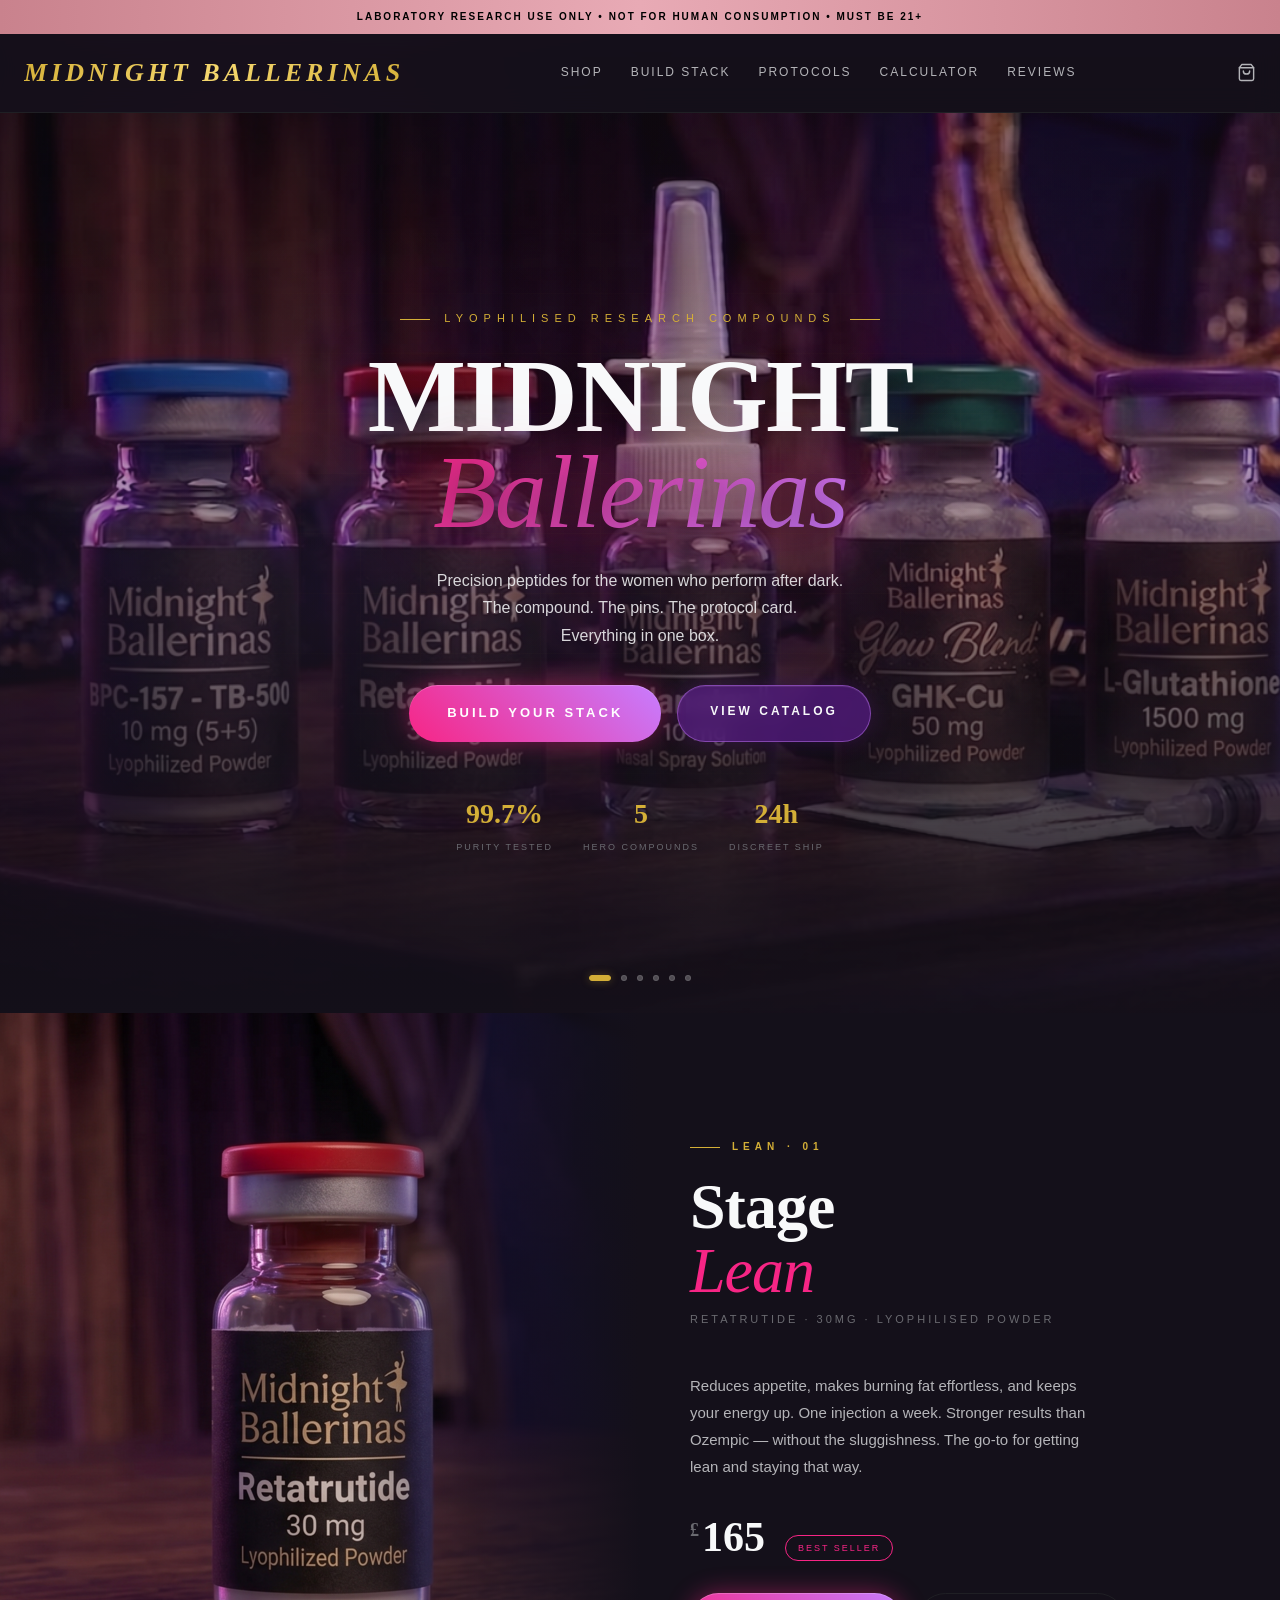
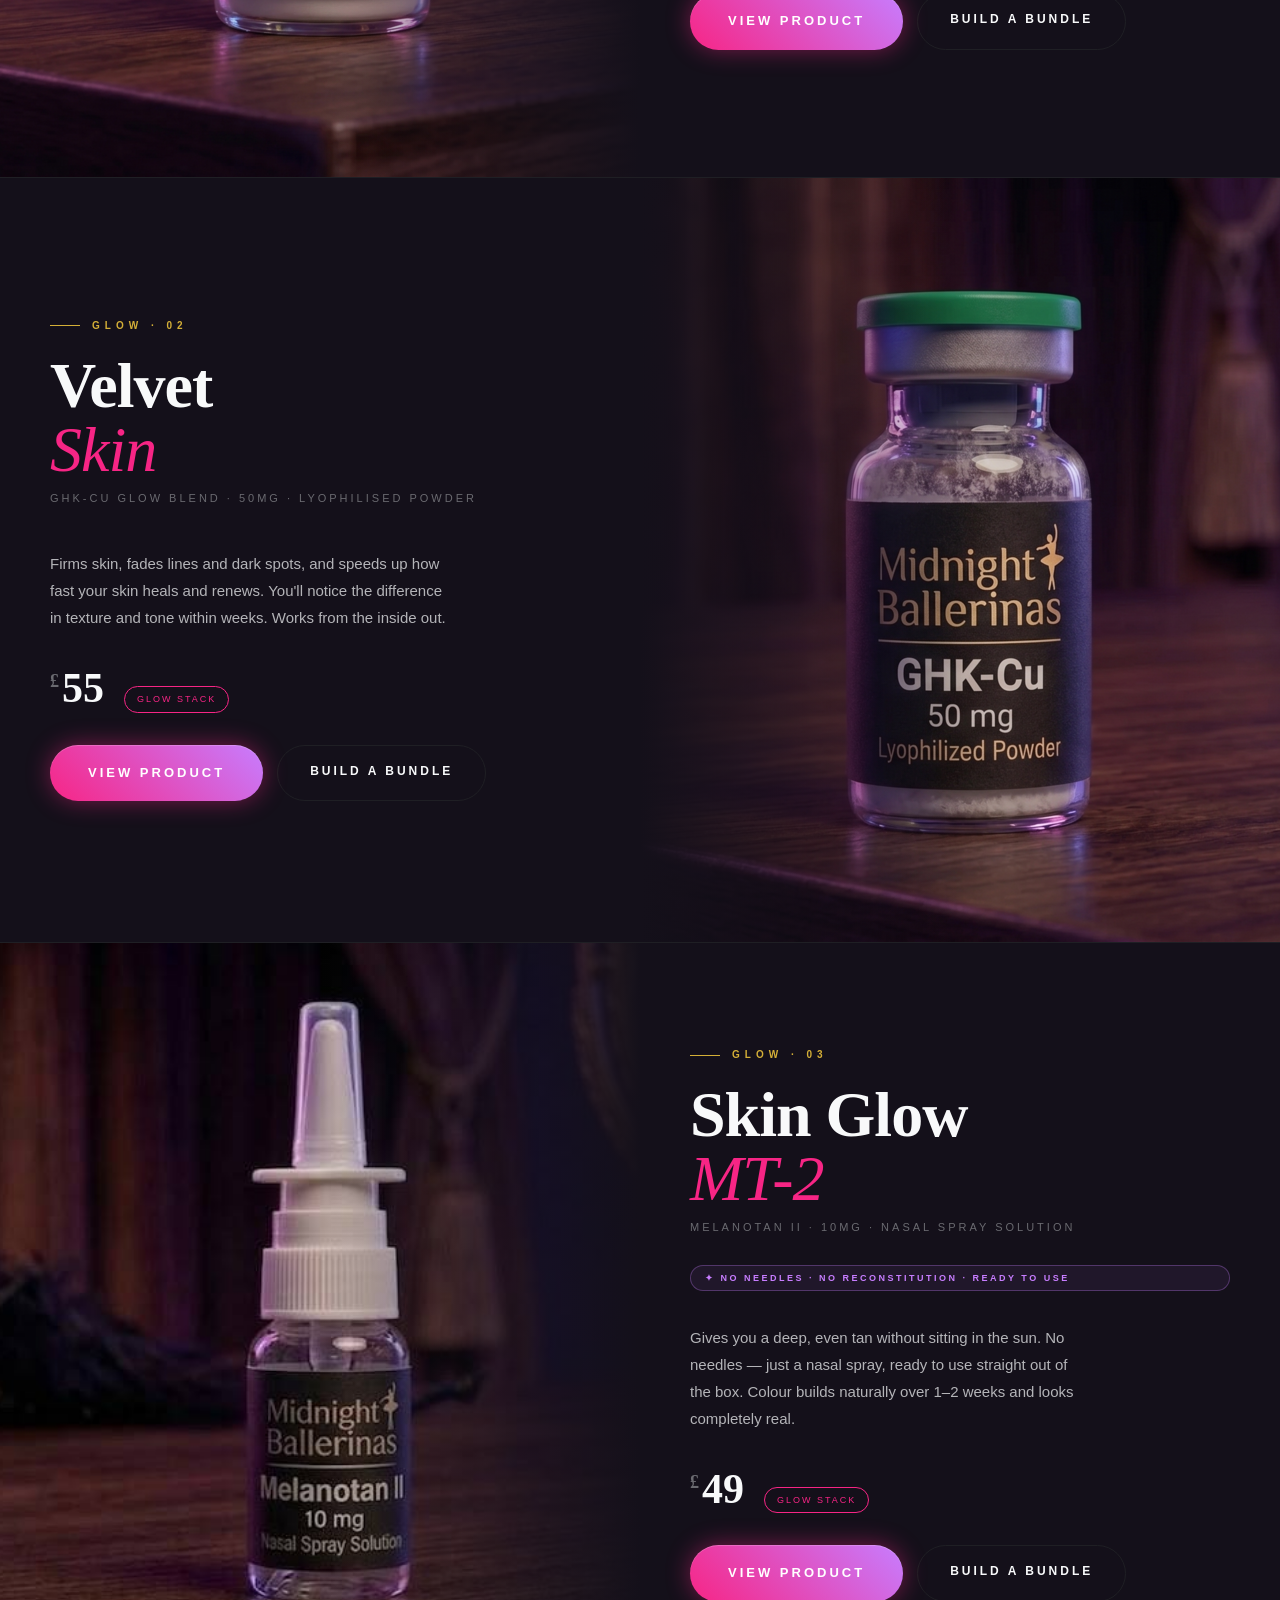
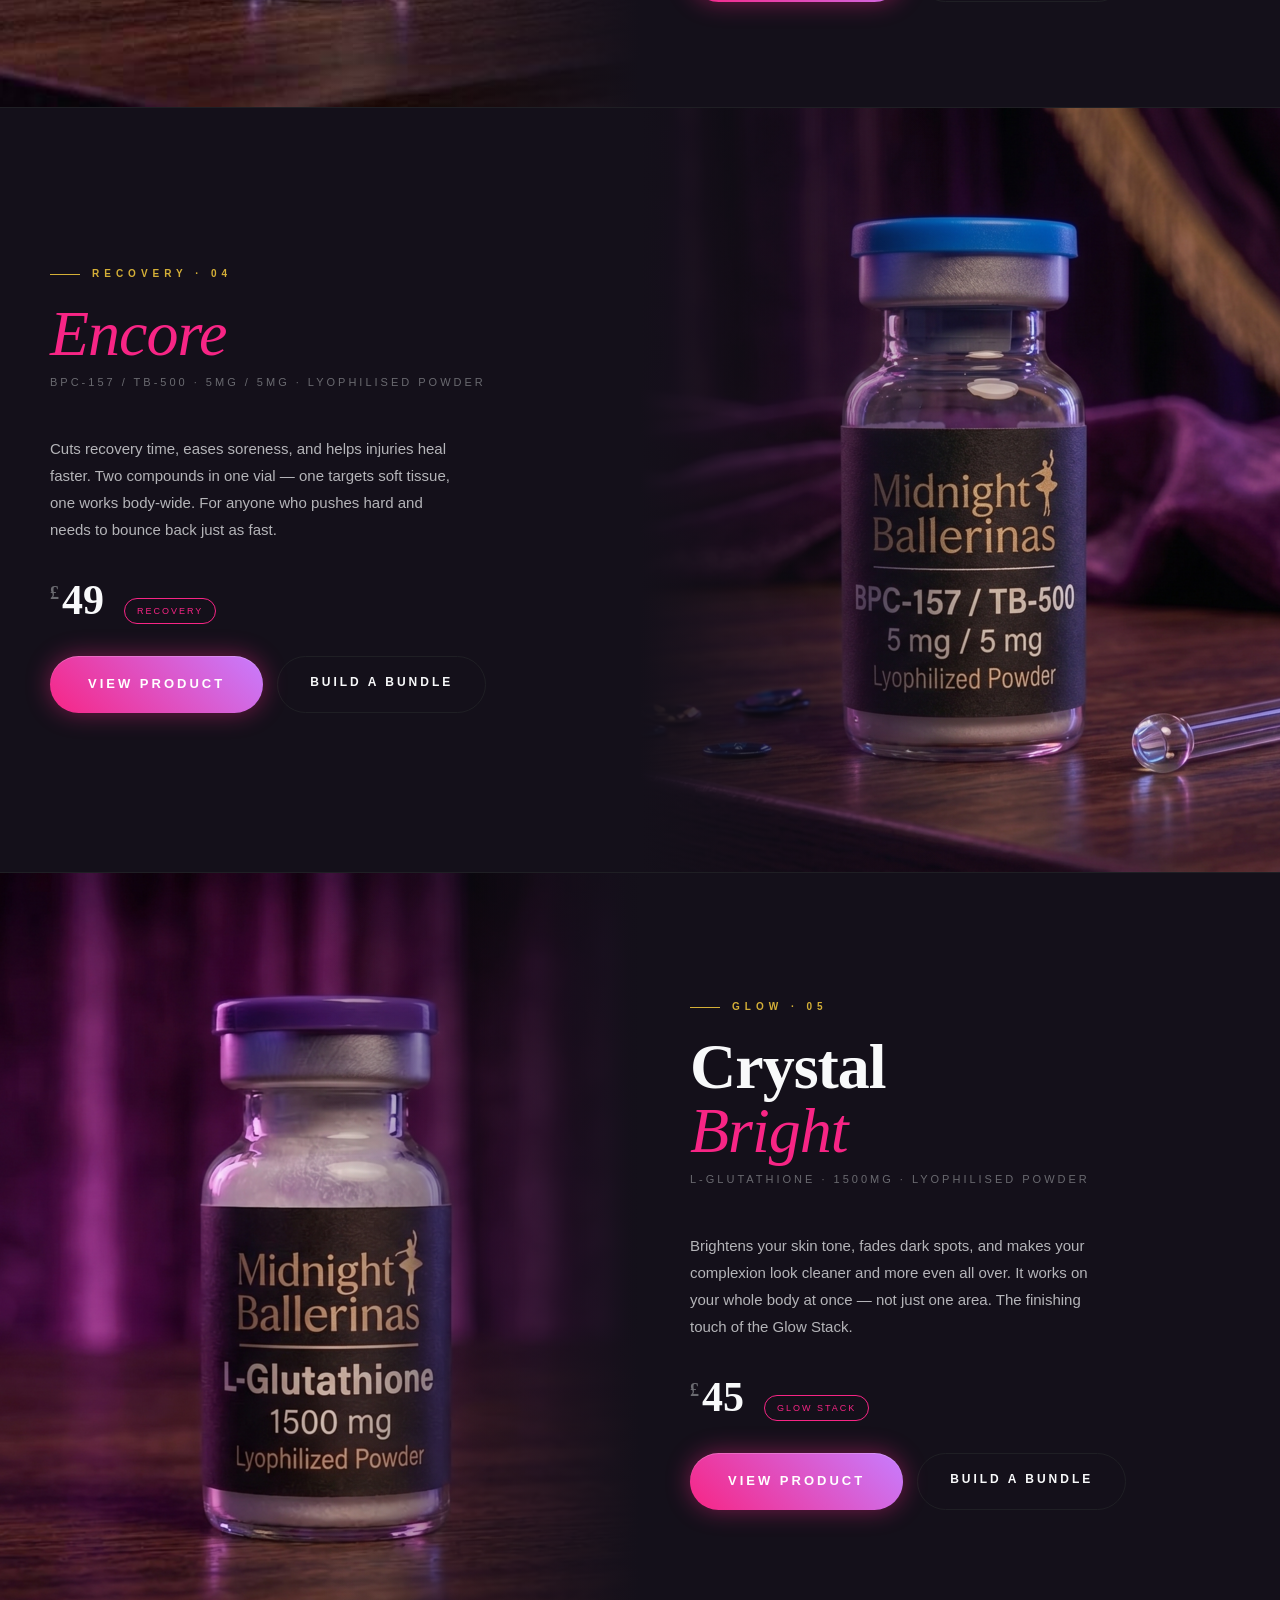
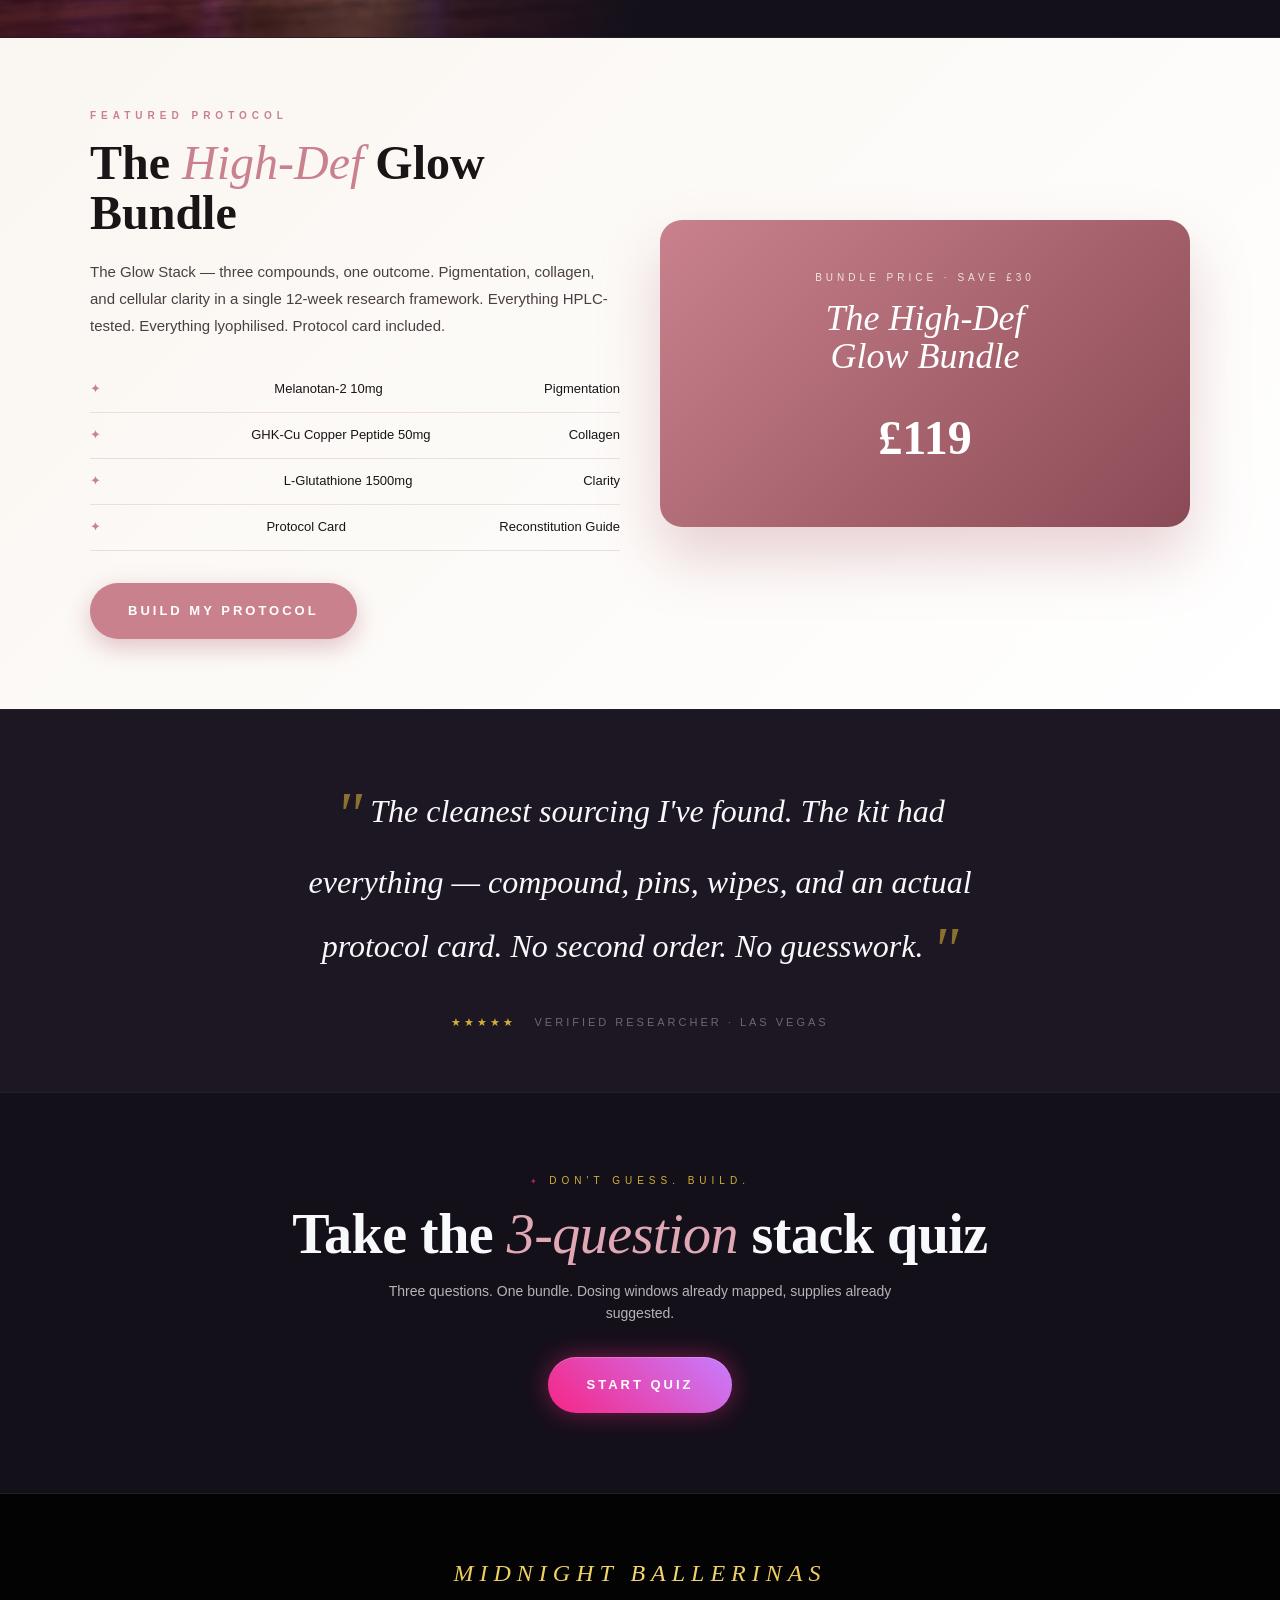
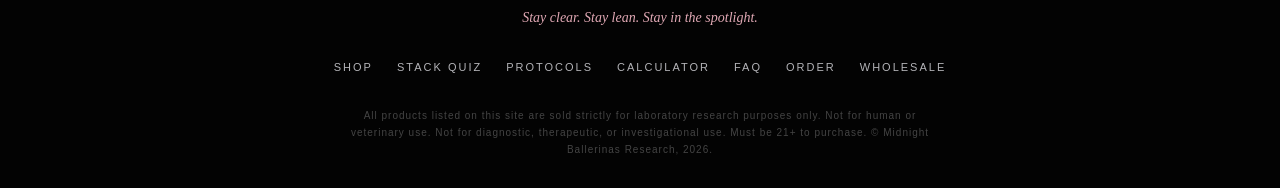
<file: index.html>
<!DOCTYPE html>
<html lang="en">
<head>
  <meta charset="UTF-8" />
  <meta name="viewport" content="width=device-width, initial-scale=1.0" />
  <title>Midnight Ballerinas | Peptide Research Kits for Performers</title>
  <meta name="description" content="Lyophilised peptide research compounds and complete supply kits curated for the elite performer. Stay clear. Stay lean. Stay in the spotlight." />
  <link rel="stylesheet" href="style.css" />
</head>
<body>
  <div class="ambient-glow"></div>

  <div class="disclaimer">Laboratory Research Use Only • Not for Human Consumption • Must Be 21+</div>

  <nav>
    <a href="index.html" class="logo">MIDNIGHT BALLERINAS</a>
    <div class="nav-links">
      <a href="shop.html">Shop</a>
      <a href="quiz.html">Build Stack</a>
      <a href="protocols.html">Protocols</a>
      <a href="calculator.html">Calculator</a>
      <a href="#proof">Reviews</a>
    </div>
    <a href="cart.html" class="nav-cart" aria-label="Basket">
      <svg width="19" height="19" viewBox="0 0 24 24" fill="none" stroke="currentColor" stroke-width="1.8" stroke-linecap="round" stroke-linejoin="round">
        <path d="M6 2L3 6v14a2 2 0 002 2h14a2 2 0 002-2V6l-3-4z"/><line x1="3" y1="6" x2="21" y2="6"/><path d="M16 10a4 4 0 01-8 0"/>
      </svg>
      <span class="nav-cart-badge" style="display:none;">0</span>
    </a>
    <div id="mobile-menu" onclick="document.querySelector('.nav-links').style.display = (document.querySelector('.nav-links').style.display === 'flex' ? 'none' : 'flex')">Menu</div>
  </nav>

  <!-- ═══════════════════════════════════
       CINEMATIC HERO
  ═══════════════════════════════════ -->
  <section class="hero hero-bg">
    <!-- Cinematic slideshow panels -->
    <div class="hero-slides">
      <div class="hero-slide active" style="background-image:url('images/hero.jpg')"></div>
      <div class="hero-slide" style="background-image:url('images/stage-lean.jpg')"></div>
      <div class="hero-slide" style="background-image:url('images/velvet-skin.jpg')"></div>
      <div class="hero-slide" style="background-image:url('images/mt2-spray.jpg')"></div>
      <div class="hero-slide" style="background-image:url('images/encore.jpg')"></div>
      <div class="hero-slide" style="background-image:url('images/crystal-bright.jpg')"></div>
    </div>
    <div class="hero-bg-overlay"></div>

    <!-- Slide indicators -->
    <div class="hero-indicators">
      <span class="hero-dot active"></span>
      <span class="hero-dot"></span>
      <span class="hero-dot"></span>
      <span class="hero-dot"></span>
      <span class="hero-dot"></span>
      <span class="hero-dot"></span>
    </div>

    <div class="hero-content-wrap">
      <div class="hero-eyebrow">Lyophilised Research Compounds</div>
      <h1>
        MIDNIGHT<br />
        <span class="accent">Ballerinas</span>
      </h1>
      <p class="lede">
        Precision peptides for the women who perform after dark.
        The compound. The pins. The protocol card.<br />Everything in one box.
      </p>
      <div style="display:flex; gap:16px; flex-wrap:wrap; justify-content:center; position:relative; z-index:1;">
        <a href="quiz.html" class="btn-neon">Build Your Stack</a>
        <a href="shop.html" class="btn-ghost">View Catalog</a>
      </div>

      <div class="hero-stats">
        <div class="hero-stat">
          <div class="hero-stat-num">99.7%</div>
          <div class="hero-stat-label">Purity Tested</div>
        </div>
        <div class="hero-stat">
          <div class="hero-stat-num">5</div>
          <div class="hero-stat-label">Hero Compounds</div>
        </div>
        <div class="hero-stat">
          <div class="hero-stat-num">24h</div>
          <div class="hero-stat-label">Discreet Ship</div>
        </div>
      </div>
    </div>
  </section>

  <!-- ═══════════════════════════════════
       CINEMA 1 — STAGE LEAN (Retatrutide)
  ═══════════════════════════════════ -->
  <div class="cinema-section reveal">
    <div class="cinema-img">
      <img src="images/stage-lean.jpg" alt="Stage Lean — Retatrutide" />
    </div>
    <div class="cinema-content">
      <div class="cinema-eyebrow">Lean · 01</div>
      <h2 class="cinema-name">Stage<br /><em>Lean</em></h2>
      <div class="cinema-compound">Retatrutide · 30mg · Lyophilised Powder</div>
      <p class="cinema-desc">
        Reduces appetite, makes burning fat effortless, and keeps your energy up.
        One injection a week. Stronger results than Ozempic — without the
        sluggishness. The go-to for getting lean and staying that way.
      </p>
      <div class="cinema-price-row">
        <div class="cinema-price"><span class="currency">£</span>165</div>
        <div class="cinema-badge">Best Seller</div>
      </div>
      <div class="cinema-actions">
        <a href="product.html?id=retatrutide" class="btn-neon">View Product</a>
        <a href="quiz.html" class="btn-ghost">Build a Bundle</a>
      </div>
    </div>
  </div>

  <!-- ═══════════════════════════════════
       CINEMA 2 — VELVET SKIN (GHK-Cu)
  ═══════════════════════════════════ -->
  <div class="cinema-section reverse reveal">
    <div class="cinema-img">
      <img src="images/velvet-skin.jpg" alt="Velvet Skin — GHK-Cu" />
    </div>
    <div class="cinema-content">
      <div class="cinema-eyebrow">Glow · 02</div>
      <h2 class="cinema-name">Velvet<br /><em>Skin</em></h2>
      <div class="cinema-compound">GHK-Cu Glow Blend · 50mg · Lyophilised Powder</div>
      <p class="cinema-desc">
        Firms skin, fades lines and dark spots, and speeds up how fast
        your skin heals and renews. You'll notice the difference in
        texture and tone within weeks. Works from the inside out.
      </p>
      <div class="cinema-price-row">
        <div class="cinema-price"><span class="currency">£</span>55</div>
        <div class="cinema-badge">Glow Stack</div>
      </div>
      <div class="cinema-actions">
        <a href="product.html?id=ghkcu" class="btn-neon">View Product</a>
        <a href="quiz.html" class="btn-ghost">Build a Bundle</a>
      </div>
    </div>
  </div>

  <!-- ═══════════════════════════════════
       CINEMA 3 — SKIN GLOW MT-2 (Melanotan II)
  ═══════════════════════════════════ -->
  <div class="cinema-section reveal">
    <div class="cinema-img">
      <img src="images/mt2-spray.jpg" alt="Skin Glow MT-2 — Melanotan II" />
    </div>
    <div class="cinema-content">
      <div class="cinema-eyebrow">Glow · 03</div>
      <h2 class="cinema-name">Skin Glow<br /><em>MT-2</em></h2>
      <div class="cinema-compound">Melanotan II · 10mg · Nasal Spray Solution</div>
      <div class="cinema-spray-badge">✦ No Needles · No Reconstitution · Ready to Use</div>
      <p class="cinema-desc">
        Gives you a deep, even tan without sitting in the sun.
        No needles — just a nasal spray, ready to use straight
        out of the box. Colour builds naturally over 1–2 weeks
        and looks completely real.
      </p>
      <div class="cinema-price-row">
        <div class="cinema-price"><span class="currency">£</span>49</div>
        <div class="cinema-badge">Glow Stack</div>
      </div>
      <div class="cinema-actions">
        <a href="product.html?id=mt2" class="btn-neon">View Product</a>
        <a href="quiz.html" class="btn-ghost">Build a Bundle</a>
      </div>
    </div>
  </div>

  <!-- ═══════════════════════════════════
       CINEMA 4 — ENCORE (BPC-157)
  ═══════════════════════════════════ -->
  <div class="cinema-section reverse reveal">
    <div class="cinema-img">
      <img src="images/encore.jpg" alt="Encore — BPC-157 / TB-500" style="object-position: center 35%;" />
    </div>
    <div class="cinema-content">
      <div class="cinema-eyebrow">Recovery · 04</div>
      <h2 class="cinema-name"><em>Encore</em></h2>
      <div class="cinema-compound">BPC-157 / TB-500 · 5mg / 5mg · Lyophilised Powder</div>
      <p class="cinema-desc">
        Cuts recovery time, eases soreness, and helps injuries heal faster.
        Two compounds in one vial — one targets soft tissue, one works
        body-wide. For anyone who pushes hard and needs to bounce back
        just as fast.
      </p>
      <div class="cinema-price-row">
        <div class="cinema-price"><span class="currency">£</span>49</div>
        <div class="cinema-badge">Recovery</div>
      </div>
      <div class="cinema-actions">
        <a href="product.html?id=encore" class="btn-neon">View Product</a>
        <a href="quiz.html" class="btn-ghost">Build a Bundle</a>
      </div>
    </div>
  </div>

  <!-- ═══════════════════════════════════
       CINEMA 5 — CRYSTAL BRIGHT (L-Glutathione)
  ═══════════════════════════════════ -->
  <div class="cinema-section reveal">
    <div class="cinema-img">
      <img src="images/crystal-bright.jpg" alt="Crystal Bright — L-Glutathione" style="object-position: center 40%;" />
    </div>
    <div class="cinema-content">
      <div class="cinema-eyebrow">Glow · 05</div>
      <h2 class="cinema-name">Crystal<br /><em>Bright</em></h2>
      <div class="cinema-compound">L-Glutathione · 1500mg · Lyophilised Powder</div>
      <p class="cinema-desc">
        Brightens your skin tone, fades dark spots, and makes your
        complexion look cleaner and more even all over. It works
        on your whole body at once — not just one area. The finishing
        touch of the Glow Stack.
      </p>
      <div class="cinema-price-row">
        <div class="cinema-price"><span class="currency">£</span>45</div>
        <div class="cinema-badge">Glow Stack</div>
      </div>
      <div class="cinema-actions">
        <a href="product.html?id=glutathione" class="btn-neon">View Product</a>
        <a href="quiz.html" class="btn-ghost">Build a Bundle</a>
      </div>
    </div>
  </div>

  <!-- ═══════════════════════════════════
       GLOW BUNDLE FEATURE — CLINICAL LUXE
  ═══════════════════════════════════ -->
  <section class="bundle-feature reveal">
    <div class="bundle-feature-inner">
      <div>
        <div class="bundle-feature-eyebrow">Featured Protocol</div>
        <h2>The <em>High-Def</em> Glow Bundle</h2>
        <p>The Glow Stack — three compounds, one outcome. Pigmentation, collagen,
          and cellular clarity in a single 12-week research framework.
          Everything HPLC-tested. Everything lyophilised. Protocol card included.</p>
        <ul class="bundle-feature-list">
          <li>Melanotan-2 10mg <span>Pigmentation</span></li>
          <li>GHK-Cu Copper Peptide 50mg <span>Collagen</span></li>
          <li>L-Glutathione 1500mg <span>Clarity</span></li>
          <li>Protocol Card <span>Reconstitution Guide</span></li>
        </ul>
        <a href="quiz.html" class="btn-rosegold">Build My Protocol</a>
      </div>
      <div class="bundle-feature-card">
        <div class="bundle-feature-card-tag">Bundle Price · Save £30</div>
        <div class="bundle-feature-card-name">The High-Def<br />Glow Bundle</div>
        <div class="bundle-feature-card-price">£119</div>
      </div>
    </div>
  </section>

  <!-- ═══════════════════════════════════
       SOCIAL PROOF
  ═══════════════════════════════════ -->
  <section class="proof reveal" id="proof">
    <p class="proof-quote">
      The cleanest sourcing I've found. The kit had everything — compound, pins, wipes, and an actual
      protocol card. No second order. No guesswork.
    </p>
    <div class="proof-attr"><span>★★★★★</span> &nbsp; Verified Researcher · Las Vegas</div>
  </section>

  <!-- ═══════════════════════════════════
       QUIZ CTA
  ═══════════════════════════════════ -->
  <section class="section text-center reveal">
    <div class="section-eyebrow">Don't Guess. Build.</div>
    <h2 class="section-title">Take the <span class="italic">3-question</span> stack quiz</h2>
    <p class="section-sub">Three questions. One bundle. Dosing windows already mapped, supplies already suggested.</p>
    <div class="mt-4">
      <a href="quiz.html" class="btn-neon">Start Quiz</a>
    </div>
  </section>

  <!-- FOOTER -->
  <footer>
    <div class="footer-logo">MIDNIGHT BALLERINAS</div>
    <div class="footer-tagline">Stay clear. Stay lean. Stay in the spotlight.</div>
    <div class="footer-links">
      <a href="shop.html">Shop</a>
      <a href="quiz.html">Stack Quiz</a>
      <a href="protocols.html">Protocols</a>
      <a href="calculator.html">Calculator</a>
      <a href="faq.html">FAQ</a>
      <a href="checkout.html">Order</a>
      <a href="#">Wholesale</a>
    </div>
    <div class="footer-fineprint">
      All products listed on this site are sold strictly for laboratory research purposes only. Not for human or
      veterinary use. Not for diagnostic, therapeutic, or investigational use. Must be 21+ to purchase.
      © Midnight Ballerinas Research, 2026.
    </div>
  </footer>

  <script src="cart.js"></script>
  <script>
    // Scroll reveal
    const io = new IntersectionObserver((entries) => {
      entries.forEach((e) => {
        if (e.isIntersecting) { e.target.classList.add('in'); io.unobserve(e.target); }
      });
    }, { threshold: 0.08 });
    document.querySelectorAll('.reveal').forEach((el) => io.observe(el));

    // ── Cinematic Hero Slideshow ──────────────────────────
    (function () {
      const slides = document.querySelectorAll('.hero-slide');
      const dots   = document.querySelectorAll('.hero-dot');
      let current  = 0;
      let timer;

      // Preload all images so first crossfade is instant
      slides.forEach(s => {
        const url = s.style.backgroundImage.replace(/url\(['"]?(.*?)['"]?\)/, '$1');
        const img = new Image(); img.src = url;
      });

      function goTo(idx) {
        slides[current].classList.remove('active');
        dots[current].classList.remove('active');
        current = (idx + slides.length) % slides.length;
        slides[current].classList.add('active');
        dots[current].classList.add('active');
      }

      function next() { goTo(current + 1); }

      // Auto-advance every 3.5 s (accounts for 1.8 s fade)
      function start() { timer = setInterval(next, 3500); }
      function reset()  { clearInterval(timer); start(); }

      // Dot clicks
      dots.forEach((d, i) => d.addEventListener('click', () => { goTo(i); reset(); }));

      start();
    })();
  </script>
</body>
</html>
</file>
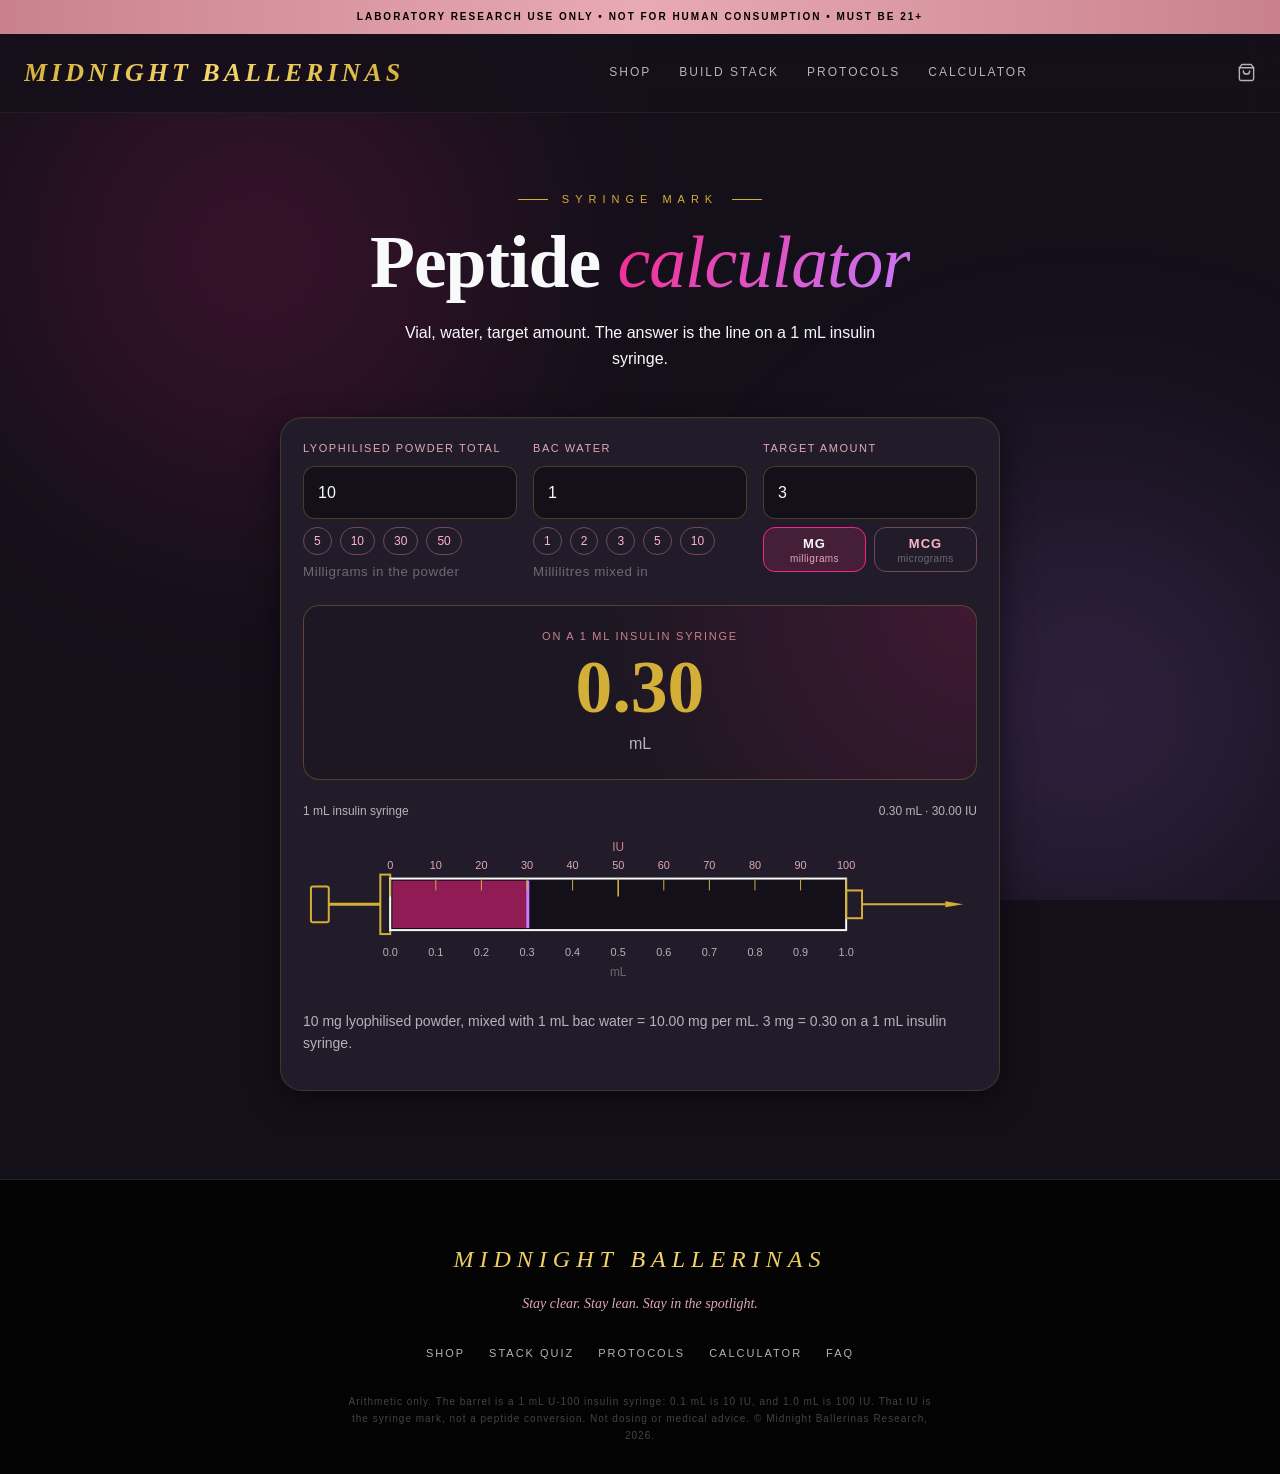
<file: calculator.html>
<!DOCTYPE html>
<html lang="en">
<head>
  <meta charset="UTF-8" />
  <meta name="viewport" content="width=device-width, initial-scale=1.0" />
  <title>Peptide Calculator | Midnight Ballerinas</title>
  <meta name="description" content="Vial, bacteriostatic water, and a target amount, shown as the mark on a 1 mL insulin syringe." />
  <link rel="stylesheet" href="style.css" />
  <style>
    .calc-page { position: relative; z-index: 1; }
    .calc-hero { text-align: center; padding: 72px 24px 10px; }
    .calc-hero h1 {
      font-family: var(--font-display);
      font-weight: 700;
      font-size: clamp(2.6rem, 7vw, 4.6rem);
      line-height: 0.95;
      margin: 0;
      letter-spacing: -1px;
    }
    .calc-hero h1 em {
      font-style: italic;
      font-weight: 400;
      background: linear-gradient(135deg, var(--neon-pink), var(--neon-purple));
      -webkit-background-clip: text;
      background-clip: text;
      -webkit-text-fill-color: transparent;
    }
    .calc-shell { max-width: 760px; margin: 0 auto; padding: 8px 20px 88px; }
    .calc-card {
      margin-top: 28px;
      background: var(--card-bg);
      border: 1px solid rgba(212, 175, 55, 0.18);
      border-radius: var(--radius-lg);
      padding: 22px;
      box-shadow: var(--shadow-card);
    }
    .calc-grid { display: grid; grid-template-columns: repeat(auto-fit, minmax(200px, 1fr)); gap: 16px; }
    .calc-field label {
      display: block;
      font-size: 11px;
      letter-spacing: 0.14em;
      text-transform: uppercase;
      margin-bottom: 8px;
      color: var(--rose-gold-soft);
    }
    .calc-field input {
      width: 100%;
      box-sizing: border-box;
      border-radius: 12px;
      border: 1px solid rgba(212, 175, 55, 0.28);
      background: #14101a;
      color: var(--text-primary);
      padding: 13px 14px;
      font: inherit;
    }
    .calc-field input:focus {
      outline: none;
      border-color: var(--neon-pink);
      box-shadow: 0 0 0 3px rgba(247, 37, 133, 0.18);
    }
    .calc-presets { display: flex; gap: 8px; flex-wrap: wrap; margin-top: 8px; }
    .calc-presets button {
      appearance: none;
      border: 1px solid rgba(201, 130, 141, 0.45);
      background: transparent;
      color: var(--blush);
      border-radius: 999px;
      padding: 6px 10px;
      cursor: pointer;
      font-size: 12px;
    }
    .unit-pair { display: flex; gap: 8px; margin-top: 8px; }
    .unit-pair button {
      flex: 1;
      appearance: none;
      border: 1px solid rgba(201, 130, 141, 0.45);
      background: transparent;
      color: var(--blush);
      border-radius: 12px;
      padding: 8px 10px 7px;
      cursor: pointer;
      text-align: center;
    }
    .unit-pair button strong { display: block; font-size: 13px; letter-spacing: 0.08em; }
    .unit-pair button small { display: block; margin-top: 2px; font-size: 10px; letter-spacing: 0.04em; color: var(--text-muted); }
    .unit-pair button.active {
      background: rgba(247, 37, 133, 0.16);
      border-color: var(--neon-pink);
      color: var(--text-primary);
    }
    .unit-pair button.active small { color: var(--rose-gold-soft); }
    .calc-readout {
      margin-top: 22px;
      padding: 22px;
      border-radius: 16px;
      text-align: center;
      background:
        radial-gradient(circle at top right, rgba(247, 37, 133, 0.16), transparent 55%),
        #1c1722;
      border: 1px solid rgba(212, 175, 55, 0.28);
    }
    .calc-readout span {
      display: block;
      font-size: 11px;
      letter-spacing: 0.16em;
      text-transform: uppercase;
      color: var(--rose-gold);
    }
    .calc-readout strong {
      display: block;
      margin-top: 8px;
      font-family: var(--font-display);
      font-size: clamp(3rem, 10vw, 4.6rem);
      font-weight: 600;
      line-height: 0.95;
      color: var(--gold);
    }
    .calc-readout em { display: block; margin-top: 8px; font-style: normal; color: var(--text-secondary); }
    .syringe { margin-top: 22px; }
    .syringe-top { display: flex; justify-content: space-between; gap: 12px; font-size: 12px; color: var(--text-secondary); margin-bottom: 8px; }
    .syringe svg { width: 100%; height: auto; display: block; overflow: visible; }
    .calc-note { margin-top: 14px; font-size: 14px; line-height: 1.6; color: var(--text-secondary); }
    .calc-warn { color: var(--blush); }
  </style>
</head>
<body>
  <div class="ambient-glow"></div>
  <div class="disclaimer">Laboratory Research Use Only • Not for Human Consumption • Must Be 21+</div>

  <nav>
    <a href="index.html" class="logo">MIDNIGHT BALLERINAS</a>
    <div class="nav-links">
      <a href="shop.html">Shop</a>
      <a href="quiz.html">Build Stack</a>
      <a href="protocols.html">Protocols</a>
      <a href="calculator.html">Calculator</a>
    </div>
    <a href="cart.html" class="nav-cart" aria-label="Basket">
      <svg width="19" height="19" viewBox="0 0 24 24" fill="none" stroke="currentColor" stroke-width="1.8" stroke-linecap="round" stroke-linejoin="round">
        <path d="M6 2L3 6v14a2 2 0 002 2h14a2 2 0 002-2V6l-3-4z"/><line x1="3" y1="6" x2="21" y2="6"/><path d="M16 10a4 4 0 01-8 0"/>
      </svg>
      <span class="nav-cart-badge" style="display:none;">0</span>
    </a>
    <div id="mobile-menu" onclick="document.querySelector('.nav-links').style.display = (document.querySelector('.nav-links').style.display === 'flex' ? 'none' : 'flex')">Menu</div>
  </nav>

  <div class="calc-page">
    <section class="calc-hero">
      <div class="hero-eyebrow">Syringe mark</div>
      <h1>Peptide <em>calculator</em></h1>
      <p class="lede" style="max-width: 520px; margin: 22px auto 0;">
        Vial, water, target amount. The answer is the line on a 1 mL insulin syringe.
      </p>
    </section>

    <div class="calc-shell">
      <div class="calc-card">
        <div class="calc-grid">
          <div class="calc-field">
            <label for="vial">Lyophilised powder total</label>
            <input id="vial" type="number" min="0" step="any" value="10" />
            <div class="calc-presets" data-for="vial">
              <button type="button" data-value="5">5</button>
              <button type="button" data-value="10">10</button>
              <button type="button" data-value="30">30</button>
              <button type="button" data-value="50">50</button>
            </div>
            <small style="display:block; margin-top:6px; color:var(--text-muted); letter-spacing:0.04em;">Milligrams in the powder</small>
          </div>
          <div class="calc-field">
            <label for="water">Bac water</label>
            <input id="water" type="number" min="0" step="any" value="1" />
            <div class="calc-presets" data-for="water">
              <button type="button" data-value="1">1</button>
              <button type="button" data-value="2">2</button>
              <button type="button" data-value="3">3</button>
              <button type="button" data-value="5">5</button>
              <button type="button" data-value="10">10</button>
            </div>
            <small style="display:block; margin-top:6px; color:var(--text-muted); letter-spacing:0.04em;">Millilitres mixed in</small>
          </div>
          <div class="calc-field">
            <label for="target">Target amount</label>
            <input id="target" type="number" min="0" step="any" value="3" />
            <div class="unit-pair" id="unit-pair">
              <button type="button" data-unit="mg" class="active"><strong>MG</strong><small>milligrams</small></button>
              <button type="button" data-unit="mcg"><strong>MCG</strong><small>micrograms</small></button>
            </div>
          </div>
        </div>

        <div class="calc-readout">
          <span>On a 1 mL insulin syringe</span>
          <strong id="mark">0.30</strong>
          <em id="mark-unit">mL</em>
        </div>

        <div class="syringe">
          <div class="syringe-top"><span>1 mL insulin syringe</span><span id="syringe-caption">0.0 to 1.0 mL · IU on the barrel</span></div>
          <svg viewBox="0 0 680 168" role="img" aria-label="Insulin syringe marked 0.0 to 1.0 millilitres and 0 to 100 IU">
            <rect x="8" y="58" width="18" height="36" rx="2" fill="none" stroke="#D4AF37" stroke-width="2"/>
            <line x1="26" y1="76" x2="78" y2="76" stroke="#D4AF37" stroke-width="3"/>
            <rect x="78" y="46" width="10" height="60" fill="none" stroke="#D4AF37" stroke-width="2"/>
            <rect id="barrel" x="88" y="50" width="460" height="52" fill="#14101a" stroke="#F8F9FA" stroke-width="2"/>
            <clipPath id="barrel-clip"><rect x="90" y="52" width="456" height="48"/></clipPath>
            <rect id="syringe-fill" x="90" y="52" width="0" height="48" fill="#F72585" opacity="0.55" clip-path="url(#barrel-clip)"/>
            <line id="plunger" x1="90" y1="52" x2="90" y2="100" stroke="#C77DFF" stroke-width="3"/>
            <rect x="548" y="62" width="16" height="28" fill="none" stroke="#D4AF37" stroke-width="2"/>
            <line x1="564" y1="76" x2="648" y2="76" stroke="#D4AF37" stroke-width="2"/>
            <polygon points="648,73 666,76 648,79" fill="#D4AF37"/>
            <g id="syringe-marks" fill="#F8F9FA" font-size="11" font-family="Inter, sans-serif"></g>
          </svg>
        </div>
        <p class="calc-note" id="formula"></p>
      </div>
    </div>
  </div>

  <footer>
    <div class="footer-logo">MIDNIGHT BALLERINAS</div>
    <div class="footer-tagline">Stay clear. Stay lean. Stay in the spotlight.</div>
    <div class="footer-links">
      <a href="shop.html">Shop</a>
      <a href="quiz.html">Stack Quiz</a>
      <a href="protocols.html">Protocols</a>
      <a href="calculator.html">Calculator</a>
      <a href="faq.html">FAQ</a>
    </div>
    <div class="footer-fineprint">
      Arithmetic only. The barrel is a 1 mL U-100 insulin syringe: 0.1 mL is 10 IU, and 1.0 mL is 100 IU. That IU is the syringe mark, not a peptide conversion. Not dosing or medical advice.
      © Midnight Ballerinas Research, 2026.
    </div>
  </footer>

  <script src="cart.js"></script>
  <script>
    const vial = document.getElementById('vial');
    const water = document.getElementById('water');
    const target = document.getElementById('target');
    let targetUnit = 'mg';

    function fmt(n) {
      if (!Number.isFinite(n)) return '—';
      return n.toLocaleString('en-GB', { minimumFractionDigits: 2, maximumFractionDigits: 2 });
    }

    const marks = document.getElementById('syringe-marks');
    const barrelX = 88;
    const barrelW = 460;
    for (let i = 0; i <= 10; i += 1) {
      const x = barrelX + (i / 10) * barrelW;
      const tick = document.createElementNS('http://www.w3.org/2000/svg', 'line');
      tick.setAttribute('x1', x);
      tick.setAttribute('x2', x);
      tick.setAttribute('y1', 50);
      tick.setAttribute('y2', i % 5 === 0 ? 68 : 62);
      tick.setAttribute('stroke', '#D4AF37');
      tick.setAttribute('stroke-width', i % 5 === 0 ? '1.6' : '1');
      marks.appendChild(tick);
      const ml = document.createElementNS('http://www.w3.org/2000/svg', 'text');
      ml.setAttribute('x', x);
      ml.setAttribute('y', 128);
      ml.setAttribute('text-anchor', 'middle');
      ml.setAttribute('fill', '#b4b4b8');
      ml.textContent = (i / 10).toFixed(1);
      marks.appendChild(ml);
      const iu = document.createElementNS('http://www.w3.org/2000/svg', 'text');
      iu.setAttribute('x', x);
      iu.setAttribute('y', 40);
      iu.setAttribute('text-anchor', 'middle');
      iu.setAttribute('fill', '#e0a8b4');
      iu.textContent = String(i * 10);
      marks.appendChild(iu);
    }
    const iuLabel = document.createElementNS('http://www.w3.org/2000/svg', 'text');
    iuLabel.setAttribute('x', 318);
    iuLabel.setAttribute('y', 22);
    iuLabel.setAttribute('text-anchor', 'middle');
    iuLabel.setAttribute('fill', '#C9828D');
    iuLabel.setAttribute('font-size', '12');
    iuLabel.textContent = 'IU';
    marks.appendChild(iuLabel);
    const mlLabel = document.createElementNS('http://www.w3.org/2000/svg', 'text');
    mlLabel.setAttribute('x', 318);
    mlLabel.setAttribute('y', 148);
    mlLabel.setAttribute('text-anchor', 'middle');
    mlLabel.setAttribute('fill', '#6a6a70');
    mlLabel.setAttribute('font-size', '12');
    mlLabel.textContent = 'mL';
    marks.appendChild(mlLabel);

    function calculate() {
      const vialMg = Number(vial.value);
      const waterMl = Number(water.value);
      const entered = Number(target.value);
      const targetMg = targetUnit === 'mcg' ? entered / 1000 : entered;
      const ok = vialMg > 0 && waterMl > 0 && targetMg > 0;
      const perMl = ok ? vialMg / waterMl : NaN;
      const draw = ok ? targetMg / perMl : NaN;
      const mark = document.getElementById('mark');
      const fill = document.getElementById('syringe-fill');
      const plunger = document.getElementById('plunger');
      const note = document.getElementById('formula');
      const caption = document.getElementById('syringe-caption');

      if (!ok) {
        mark.textContent = '—';
        fill.setAttribute('width', '0');
        plunger.setAttribute('x1', '90');
        plunger.setAttribute('x2', '90');
        note.textContent = 'Enter the powder total, the bac water, and the target amount.';
        caption.textContent = '0.0 to 1.0 mL · IU on the barrel';
        return;
      }

      mark.textContent = fmt(draw);
      const pct = Math.max(0, Math.min(1, draw));
      const x = 90 + pct * 456;
      fill.setAttribute('width', String(Math.max(0, x - 90)));
      plunger.setAttribute('x1', String(x));
      plunger.setAttribute('x2', String(x));
      const iu = draw * 100;
      caption.textContent = draw > 1
        ? 'Past 1.0 mL / 100 IU'
        : fmt(draw) + ' mL · ' + fmt(iu) + ' IU';
      note.className = 'calc-note' + (draw > 1 ? ' calc-warn' : '');
      const targetText = targetUnit === 'mcg'
        ? entered + ' mcg (' + fmt(targetMg) + ' mg)'
        : entered + ' mg';
      note.textContent =
        vialMg + ' mg lyophilised powder, mixed with ' + waterMl + ' mL bac water = ' + fmt(perMl) + ' mg per mL. ' +
        targetText + ' = ' + fmt(draw) + ' on a 1 mL insulin syringe.' +
        (draw > 1 ? ' That is more than one full syringe.' : '');
    }

    document.getElementById('unit-pair').addEventListener('click', (event) => {
      const button = event.target.closest('button');
      if (!button) return;
      targetUnit = button.dataset.unit;
      document.querySelectorAll('#unit-pair button').forEach((b) => b.classList.toggle('active', b === button));
      calculate();
    });

    document.querySelectorAll('.calc-presets').forEach((row) => {
      row.addEventListener('click', (event) => {
        const button = event.target.closest('button');
        if (!button) return;
        document.getElementById(row.dataset.for).value = button.dataset.value;
        calculate();
      });
    });
    [vial, water, target].forEach((input) => input.addEventListener('input', calculate));
    calculate();
  </script>
</body>
</html>
</file>
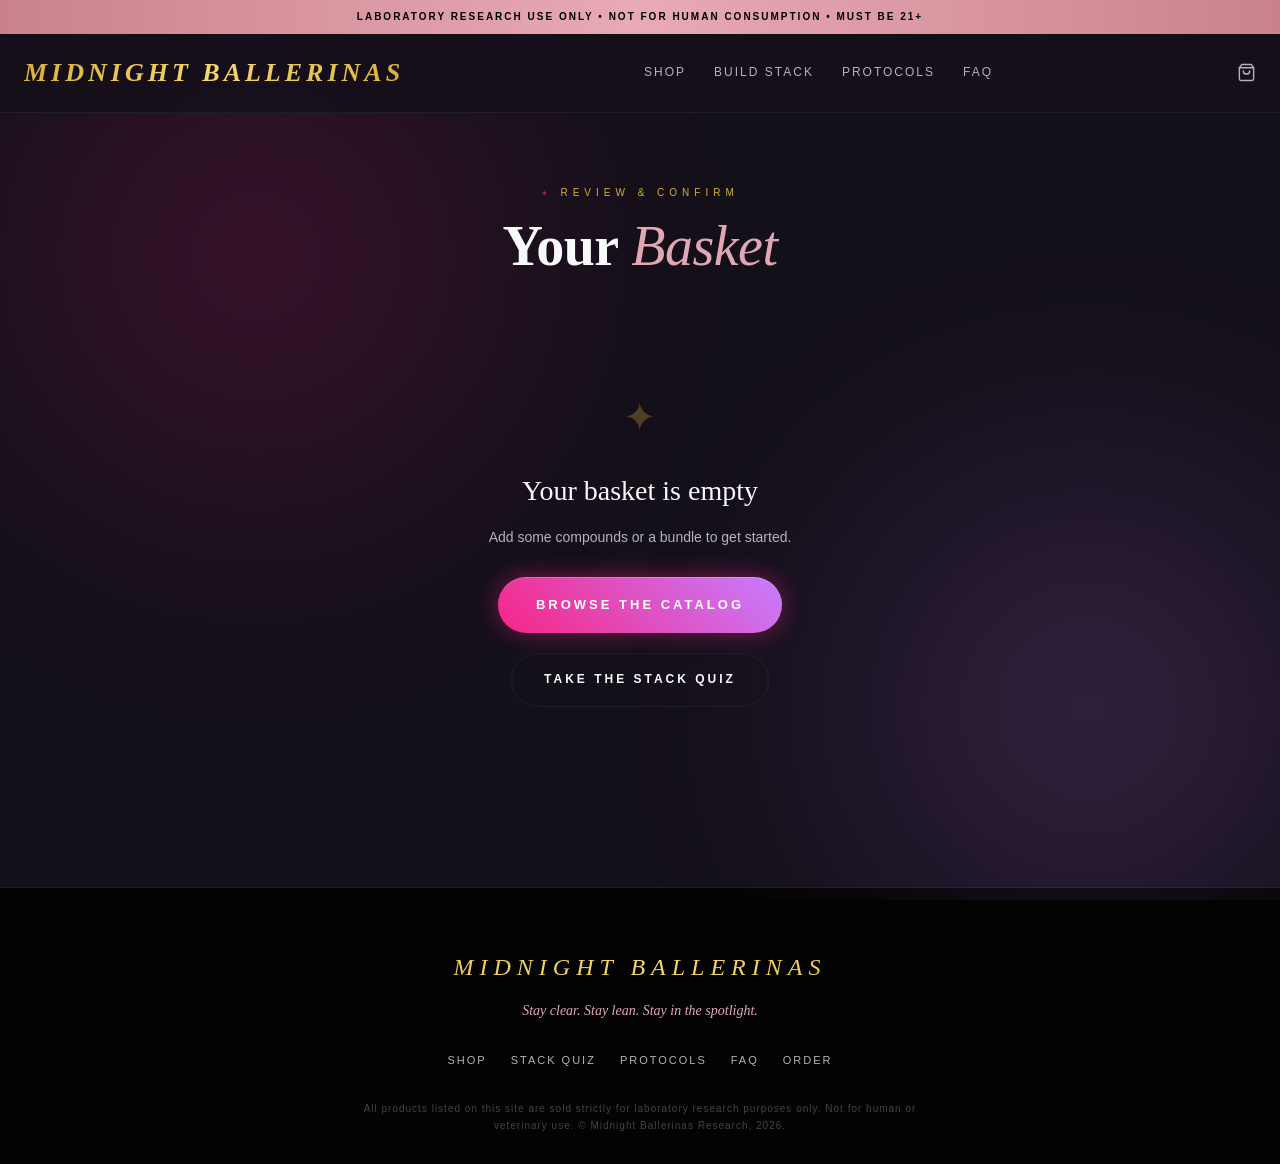
<file: cart.html>
<!DOCTYPE html>
<html lang="en">
<head>
  <meta charset="UTF-8" />
  <meta name="viewport" content="width=device-width, initial-scale=1.0" />
  <title>Your Basket | Midnight Ballerinas</title>
  <link rel="stylesheet" href="style.css" />
</head>
<body>
  <div class="ambient-glow"></div>
  <div class="disclaimer">Laboratory Research Use Only • Not for Human Consumption • Must Be 21+</div>

  <nav>
    <a href="index.html" class="logo">MIDNIGHT BALLERINAS</a>
    <div class="nav-links">
      <a href="shop.html">Shop</a>
      <a href="quiz.html">Build Stack</a>
      <a href="protocols.html">Protocols</a>
      <a href="faq.html">FAQ</a>
    </div>
    <a href="cart.html" class="nav-cart" aria-label="Basket">
      <svg width="19" height="19" viewBox="0 0 24 24" fill="none" stroke="currentColor" stroke-width="1.8" stroke-linecap="round" stroke-linejoin="round">
        <path d="M6 2L3 6v14a2 2 0 002 2h14a2 2 0 002-2V6l-3-4z"/><line x1="3" y1="6" x2="21" y2="6"/><path d="M16 10a4 4 0 01-8 0"/>
      </svg>
      <span class="nav-cart-badge" style="display:none;">0</span>
    </a>
    <div id="mobile-menu" onclick="document.querySelector('.nav-links').style.display=(document.querySelector('.nav-links').style.display==='flex'?'none':'flex')">Menu</div>
  </nav>

  <!-- HERO -->
  <section class="section" style="padding-bottom:0; padding-top:72px;">
    <div class="section-header">
      <div class="section-eyebrow">Review &amp; Confirm</div>
      <h2 class="section-title">Your <span class="italic">Basket</span></h2>
    </div>
  </section>

  <!-- CART BODY -->
  <div class="cart-wrap">

    <!-- EMPTY STATE -->
    <div class="cart-empty" id="cart-empty">
      <div class="cart-empty-icon">✦</div>
      <h3 class="cart-empty-title">Your basket is empty</h3>
      <p class="cart-empty-sub">Add some compounds or a bundle to get started.</p>
      <a href="shop.html" class="btn-neon" style="margin-top:8px;">Browse the Catalog</a>
      <a href="quiz.html" class="btn-ghost" style="margin-top:12px; display:inline-block;">Take the Stack Quiz</a>
    </div>

    <!-- ITEMS + SUMMARY (hidden when empty) -->
    <div id="cart-body" style="display:none;">

      <div class="cart-columns">

        <!-- LEFT — Item list -->
        <div class="cart-items-col">
          <div class="cart-panel">
            <div class="cart-panel-header">
              <span class="cart-panel-label">Items</span>
              <button class="cart-clear-btn" onclick="clearBasket()">Clear basket</button>
            </div>
            <div id="cart-items-list"></div>
          </div>

          <a href="shop.html" class="cart-continue">← Continue Shopping</a>
        </div>

        <!-- RIGHT — Summary + checkout -->
        <div class="cart-summary-col">
          <div class="cart-panel cart-summary-panel">

            <div class="cart-panel-header" style="border-bottom:1px solid var(--border-subtle); padding-bottom:16px; margin-bottom:20px;">
              <span class="cart-panel-label">Order Summary</span>
            </div>

            <div id="cart-summary-lines"></div>

            <div class="cart-summary-total-row">
              <span class="cart-summary-total-label">Total</span>
              <span class="cart-summary-total-amount" id="cart-total">£0</span>
            </div>

            <div class="cart-summary-note">
              Protocol card &amp; HPLC test report included with every order.
            </div>

            <a href="checkout.html" class="btn-neon cart-checkout-btn">Proceed to Order →</a>

            <div class="cart-trust">
              <div class="cart-trust-row">✦ &nbsp;Bacteriostatic water included free with every order</div>
              <div class="cart-trust-row">✦ &nbsp;Order confirmed personally via WhatsApp</div>
              <div class="cart-trust-row">✦ &nbsp;Discreet packaging · 24h dispatch</div>
              <div class="cart-trust-row">✦ &nbsp;HPLC-tested · protocol card included</div>
            </div>

          </div>
        </div>

      </div>
    </div>
  </div>

  <!-- FOOTER -->
  <footer>
    <div class="footer-logo">MIDNIGHT BALLERINAS</div>
    <div class="footer-tagline">Stay clear. Stay lean. Stay in the spotlight.</div>
    <div class="footer-links">
      <a href="shop.html">Shop</a>
      <a href="quiz.html">Stack Quiz</a>
      <a href="protocols.html">Protocols</a>
      <a href="faq.html">FAQ</a>
      <a href="checkout.html">Order</a>
    </div>
    <div class="footer-fineprint">
      All products listed on this site are sold strictly for laboratory research purposes only.
      Not for human or veterinary use. © Midnight Ballerinas Research, 2026.
    </div>
  </footer>

  <script src="cart.js"></script>
  <script>
    function renderCart() {
      var cart = mbGetCart();
      var keys = Object.keys(cart).filter(function(k) { return cart[k] > 0 && MB_CATALOG[k]; });

      var emptyEl  = document.getElementById('cart-empty');
      var bodyEl   = document.getElementById('cart-body');
      var listEl   = document.getElementById('cart-items-list');
      var linesEl  = document.getElementById('cart-summary-lines');
      var totalEl  = document.getElementById('cart-total');

      if (keys.length === 0) {
        emptyEl.style.display = 'flex';
        bodyEl.style.display  = 'none';
        return;
      }

      emptyEl.style.display = 'none';
      bodyEl.style.display  = 'block';

      var total = 0;

      // Item rows
      listEl.innerHTML = keys.map(function(k) {
        var p = MB_CATALOG[k];
        var q = cart[k];
        var sub = p.price * q;
        total += sub;
        var pill = p.pill
          ? '<span class="co-' + (p.pill === 'Nasal Spray' ? 'spray' : 'dual') + '-pill">' + p.pill + '</span>'
          : '';
        return '<div class="cart-row" id="row-' + k + '">'
          + '<div class="cart-row-dot" style="background:' + p.dot + ';"></div>'
          + '<div class="cart-row-info">'
          +   '<div class="cart-row-name">' + p.name + ' ' + pill + '</div>'
          +   '<div class="cart-row-spec">' + p.spec + '</div>'
          + '</div>'
          + '<div class="cart-row-stepper">'
          +   '<button class="cart-step-btn" onclick="changeQty(\'' + k + '\',-1)">−</button>'
          +   '<span class="cart-step-val" id="qty-' + k + '">' + q + '</span>'
          +   '<button class="cart-step-btn" onclick="changeQty(\'' + k + '\',1)">+</button>'
          + '</div>'
          + '<div class="cart-row-price" id="sub-' + k + '">£' + sub + '</div>'
          + '<button class="cart-row-remove" onclick="removeFromCart(\'' + k + '\')" aria-label="Remove">×</button>'
          + '</div>';
      }).join('');

      // Summary lines (compact)
      linesEl.innerHTML = keys.map(function(k) {
        var p = MB_CATALOG[k];
        var q = cart[k];
        return '<div class="cart-sl">'
          + '<span class="cart-sl-name">' + p.name + ' <span class="cart-sl-qty">×' + q + '</span></span>'
          + '<span class="cart-sl-price">£' + (p.price * q) + '</span>'
          + '</div>';
      }).join('');

      totalEl.textContent = '£' + total;
    }

    function changeQty(key, delta) {
      var cart = mbGetCart();
      var newQty = Math.max(0, (cart[key] || 0) + delta);
      if (newQty === 0) {
        removeFromCart(key);
        return;
      }
      mbSetQty(key, newQty);
      renderCart();
    }

    function removeFromCart(key) {
      mbRemoveItem(key);
      var row = document.getElementById('row-' + key);
      if (row) {
        row.style.opacity = '0';
        row.style.transform = 'translateX(20px)';
        setTimeout(renderCart, 280);
      } else {
        renderCart();
      }
    }

    function clearBasket() {
      if (!confirm('Clear your entire basket?')) return;
      mbClearCart();
      renderCart();
    }

    renderCart();
  </script>
</body>
</html>
</file>
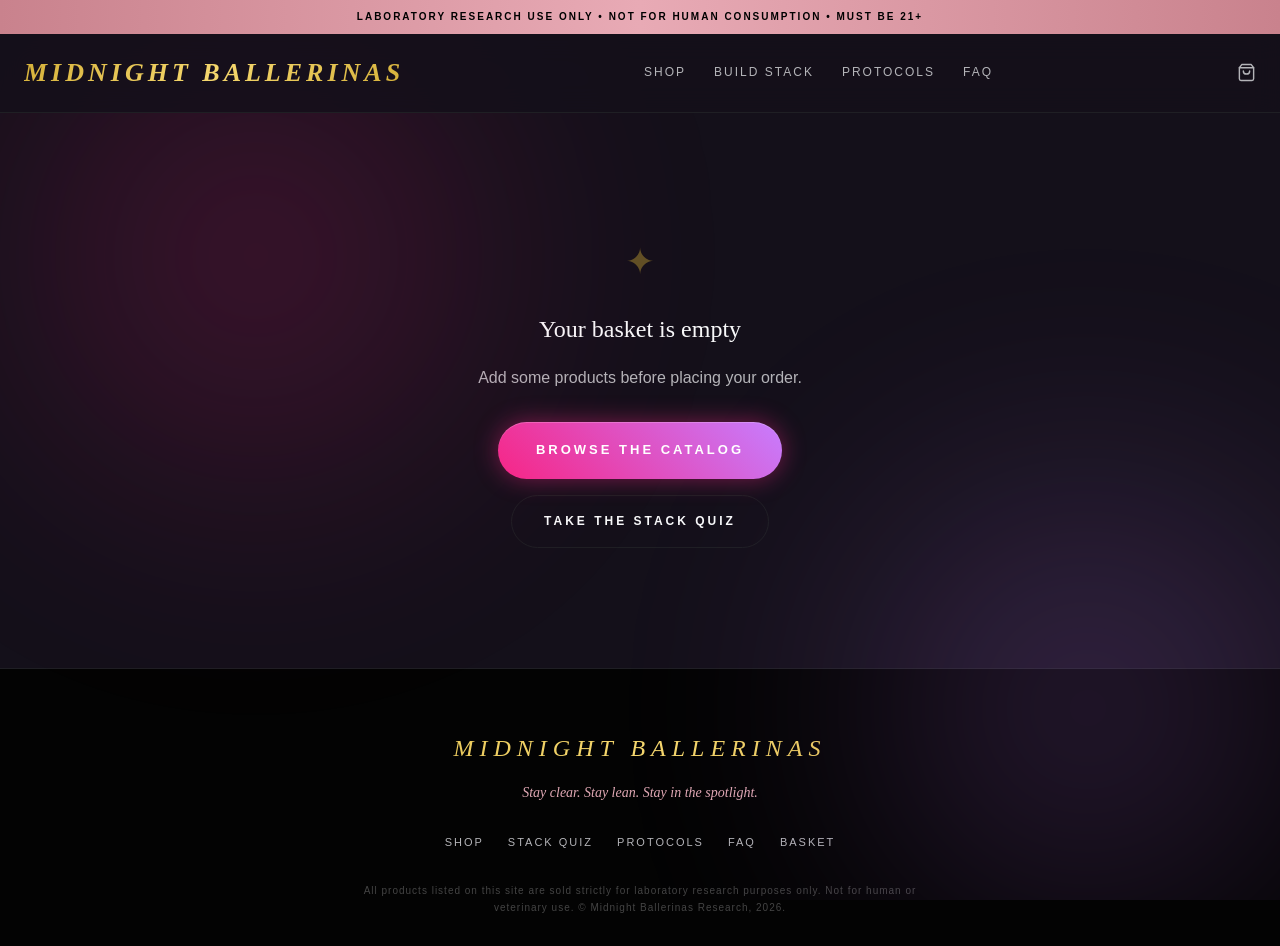
<file: checkout.html>
<!DOCTYPE html>
<html lang="en">
<head>
  <meta charset="UTF-8" />
  <meta name="viewport" content="width=device-width, initial-scale=1.0" />
  <title>Place Your Order | Midnight Ballerinas</title>
  <link rel="stylesheet" href="style.css" />
</head>
<body>
  <div class="ambient-glow"></div>
  <div class="disclaimer">Laboratory Research Use Only • Not for Human Consumption • Must Be 21+</div>

  <nav>
    <a href="index.html" class="logo">MIDNIGHT BALLERINAS</a>
    <div class="nav-links">
      <a href="shop.html">Shop</a>
      <a href="quiz.html">Build Stack</a>
      <a href="protocols.html">Protocols</a>
      <a href="faq.html">FAQ</a>
    </div>
    <a href="cart.html" class="nav-cart" aria-label="Basket">
      <svg width="19" height="19" viewBox="0 0 24 24" fill="none" stroke="currentColor" stroke-width="1.8" stroke-linecap="round" stroke-linejoin="round">
        <path d="M6 2L3 6v14a2 2 0 002 2h14a2 2 0 002-2V6l-3-4z"/><line x1="3" y1="6" x2="21" y2="6"/><path d="M16 10a4 4 0 01-8 0"/>
      </svg>
      <span class="nav-cart-badge" style="display:none;">0</span>
    </a>
    <div id="mobile-menu" onclick="document.querySelector('.nav-links').style.display=(document.querySelector('.nav-links').style.display==='flex'?'none':'flex')">Menu</div>
  </nav>

  <!-- EMPTY CART STATE -->
  <div id="co-empty-state" style="display:none; text-align:center; padding: 120px 24px;">
    <div style="font-size:36px; color:var(--gold); opacity:0.4; margin-bottom:20px;">✦</div>
    <h2 style="font-family:var(--font-display); font-weight:400; margin-bottom:12px;">Your basket is empty</h2>
    <p style="color:var(--text-secondary); margin-bottom:32px;">Add some products before placing your order.</p>
    <a href="shop.html" class="btn-neon">Browse the Catalog</a>
    <br><a href="quiz.html" class="btn-ghost" style="display:inline-block; margin-top:16px;">Take the Stack Quiz</a>
  </div>

  <!-- PAGE HERO (shown when cart has items) -->
  <section class="co-hero" id="co-main">
    <div class="co-hero-eyebrow">Secure Order</div>
    <h1 class="co-hero-title">Place Your <em>Order</em></h1>
    <p class="co-hero-sub">Review your basket, enter your details, and send directly to us on WhatsApp. Every order is handled personally.</p>
  </section>

  <div class="co-layout" id="co-layout">

    <!-- LEFT — Order review + Details form -->
    <div class="co-left">

      <!-- PANEL 01: Your Order (read-only from basket) -->
      <div class="co-panel">
        <div class="co-panel-header">
          <span class="co-panel-num">01</span>
          <div>
            <div class="co-panel-title">Your Order</div>
            <div class="co-panel-sub">
              From your basket &nbsp;·&nbsp; <a href="cart.html" style="color:var(--gold); text-decoration:none;">Edit basket →</a>
            </div>
          </div>
        </div>
        <div id="co-order-lines"></div>
        <div class="co-order-total-row">
          <span class="co-order-total-label">Order Total</span>
          <span class="co-order-total-amount" id="co-order-total">£0</span>
        </div>
      </div>

      <!-- PANEL 02: Your Details -->
      <div class="co-panel">
        <div class="co-panel-header">
          <span class="co-panel-num">02</span>
          <div>
            <div class="co-panel-title">Your Details</div>
            <div class="co-panel-sub">Sent securely via WhatsApp — never stored</div>
          </div>
        </div>

        <div class="co-form-grid">
          <div class="co-field">
            <label class="co-label" for="co-name">Full Name <span class="co-req">*</span></label>
            <input class="co-input" id="co-name" type="text" placeholder="Your full name" />
          </div>
          <div class="co-field">
            <label class="co-label" for="co-phone">WhatsApp / Phone <span class="co-req">*</span></label>
            <input class="co-input" id="co-phone" type="tel" placeholder="+1 555 000 0000" />
          </div>
          <div class="co-field co-field-full">
            <label class="co-label" for="co-email">Email Address</label>
            <input class="co-input" id="co-email" type="email" placeholder="your@email.com" />
          </div>
          <div class="co-field co-field-full">
            <label class="co-label" for="co-address">Delivery Address <span class="co-req">*</span></label>
            <textarea class="co-input co-textarea" id="co-address" placeholder="Street, city, postcode, country" rows="3"></textarea>
          </div>
          <div class="co-field co-field-full">
            <label class="co-label" for="co-notes">Notes (optional)</label>
            <textarea class="co-input co-textarea" id="co-notes" placeholder="Bundle questions, special requests..." rows="2"></textarea>
          </div>
        </div>
      </div>

    </div>

    <!-- RIGHT — Sticky summary + send -->
    <div class="co-right">
      <div class="co-summary-wrap">

        <div class="co-summary-header">Order Summary</div>

        <div class="co-summary-lines" id="co-summary-lines"></div>

        <!-- Discount row — hidden until code applied -->
        <div id="co-discount-row" style="display:none; justify-content:space-between; align-items:center; padding:10px 0; border-top:1px solid var(--border-subtle); margin-bottom:4px;">
          <span style="font-size:11px; color:#25D366; letter-spacing:1px;">✦ &nbsp;<span id="co-discount-label"></span></span>
          <span style="font-size:13px; font-weight:600; color:#25D366;" id="co-discount-amount"></span>
        </div>

        <div class="co-summary-total">
          <span>Total</span>
          <span class="co-summary-total-amount" id="co-summary-total">£0</span>
        </div>

        <!-- Discount code input -->
        <div class="co-discount-wrap">
          <input class="co-input co-discount-input" id="co-discount-code" type="text" placeholder="Discount code" autocomplete="off" autocapitalize="characters" />
          <button class="co-discount-btn" onclick="applyDiscount()">Apply</button>
        </div>
        <div id="co-discount-msg" class="co-discount-msg" style="display:none;"></div>

        <div id="co-error" class="co-error" style="display:none;"></div>

        <button class="co-wa-btn" onclick="sendToWhatsApp()">
          <svg width="20" height="20" viewBox="0 0 24 24" fill="currentColor">
            <path d="M17.472 14.382c-.297-.149-1.758-.867-2.03-.967-.273-.099-.471-.148-.67.15-.197.297-.767.966-.94 1.164-.173.199-.347.223-.644.075-.297-.15-1.255-.463-2.39-1.475-.883-.788-1.48-1.761-1.653-2.059-.173-.297-.018-.458.13-.606.134-.133.298-.347.446-.52.149-.174.198-.298.298-.497.099-.198.05-.371-.025-.52-.075-.149-.669-1.612-.916-2.207-.242-.579-.487-.5-.669-.51-.173-.008-.371-.01-.57-.01-.198 0-.52.074-.792.372-.272.297-1.04 1.016-1.04 2.479 0 1.462 1.065 2.875 1.213 3.074.149.198 2.096 3.2 5.077 4.487.709.306 1.262.489 1.694.625.712.227 1.36.195 1.871.118.571-.085 1.758-.719 2.006-1.413.248-.694.248-1.289.173-1.413-.074-.124-.272-.198-.57-.347m-5.421 7.403h-.004a9.87 9.87 0 01-5.031-1.378l-.361-.214-3.741.982.998-3.648-.235-.374a9.86 9.86 0 01-1.51-5.26c.001-5.45 4.436-9.884 9.888-9.884 2.64 0 5.122 1.03 6.988 2.898a9.825 9.825 0 012.893 6.994c-.003 5.45-4.437 9.884-9.885 9.884m8.413-18.297A11.815 11.815 0 0012.05 0C5.495 0 .16 5.335.157 11.892c0 2.096.547 4.142 1.588 5.945L.057 24l6.305-1.654a11.882 11.882 0 005.683 1.448h.005c6.554 0 11.89-5.335 11.893-11.893a11.821 11.821 0 00-3.48-8.413z"/>
          </svg>
          Send Order via WhatsApp
        </button>

        <div class="co-trust">
          <div class="co-trust-row">✦ &nbsp;Bacteriostatic water included free with every order</div>
          <div class="co-trust-row">✦ &nbsp;Order confirmed personally</div>
          <div class="co-trust-row">✦ &nbsp;Discreet packaging · 24h dispatch</div>
          <div class="co-trust-row">✦ &nbsp;HPLC-tested · protocol card included</div>
        </div>

        <p class="co-legal">Must be 21+. Strictly for laboratory research purposes. Not for human consumption.</p>
      </div>
    </div>

  </div>

  <footer>
    <div class="footer-logo">MIDNIGHT BALLERINAS</div>
    <div class="footer-tagline">Stay clear. Stay lean. Stay in the spotlight.</div>
    <div class="footer-links">
      <a href="shop.html">Shop</a>
      <a href="quiz.html">Stack Quiz</a>
      <a href="protocols.html">Protocols</a>
      <a href="faq.html">FAQ</a>
      <a href="cart.html">Basket</a>
    </div>
    <div class="footer-fineprint">
      All products listed on this site are sold strictly for laboratory research purposes only.
      Not for human or veterinary use. © Midnight Ballerinas Research, 2026.
    </div>
  </footer>

  <script src="cart.js"></script>
  <script>
    // ── UPDATE THIS ONE LINE WHEN YOU HAVE YOUR WHATSAPP BUSINESS NUMBER ──
    // Format: country code + number, no + or spaces. E.g. UK 07700900000 → "447700900000"
    const WHATSAPP_NUMBER = '447383331226';
    // ──────────────────────────────────────────────────────────────────────

    // ── DISCOUNT CODES — add yours here ───────────────────────────────────
    // Format: 'CODE': { type: 'percent',  value: 10 }  → 10% off
    //         'CODE': { type: 'fixed',    value: 15 }  → £15 off
    //         'CODE': { type: 'shipping' }             → free shipping
    // Note: 'shipping' codes work even when a bundle deal is active.
    //       'percent' and 'fixed' codes are blocked by bundle deals.
    const DISCOUNT_CODES = {
      'WELCOME10':  { type: 'percent',  value: 10 },
      'MIDNIGHT15': { type: 'percent',  value: 15 },
      'FREESHIP':   { type: 'shipping' },
    };
    // ──────────────────────────────────────────────────────────────────────

    var appliedDiscount = null; // { code, type, value }
    var cartTotal = 0;

    function applyDiscount() {
      var input    = document.getElementById('co-discount-code');
      var msgEl    = document.getElementById('co-discount-msg');
      var code     = input.value.trim().toUpperCase();
      var bundleOn = localStorage.getItem('mb_bundle_discount') === 'true';

      if (!code) return;

      var discount = DISCOUNT_CODES[code];

      if (!discount) {
        msgEl.textContent   = 'That code isn\'t valid. Check and try again.';
        msgEl.className     = 'co-discount-msg co-discount-msg--error';
        msgEl.style.display = 'block';
        appliedDiscount = null;
        updateTotalDisplay();
        return;
      }

      // Block non-shipping codes when a bundle deal is active
      if (bundleOn && discount.type !== 'shipping') {
        msgEl.textContent   = 'This code can\'t be used with a bundle deal. Free shipping codes are still accepted.';
        msgEl.className     = 'co-discount-msg co-discount-msg--error';
        msgEl.style.display = 'block';
        return;
      }

      appliedDiscount = { code: code, type: discount.type, value: discount.value || 0 };

      msgEl.textContent   = discount.type === 'shipping' ? '✓ Free shipping applied!' : '✓ Code applied!';
      msgEl.className     = 'co-discount-msg co-discount-msg--success';
      msgEl.style.display = 'block';
      input.disabled      = true;

      document.querySelector('.co-discount-btn').textContent = 'Applied ✓';
      document.querySelector('.co-discount-btn').disabled    = true;
      document.querySelector('.co-discount-btn').style.opacity = '0.5';

      updateTotalDisplay();
    }

    function updateTotalDisplay() {
      var discountRow    = document.getElementById('co-discount-row');
      var discountLabel  = document.getElementById('co-discount-label');
      var discountAmount = document.getElementById('co-discount-amount');
      var totalEl        = document.getElementById('co-summary-total');

      if (appliedDiscount) {
        if (appliedDiscount.type === 'shipping') {
          discountLabel.textContent  = appliedDiscount.code + ' · Free Shipping';
          discountAmount.textContent = '✓ Free';
          discountRow.style.display  = 'flex';
          totalEl.textContent        = '£' + cartTotal; // total unchanged
        } else {
          var saving = appliedDiscount.type === 'percent'
            ? Math.round(cartTotal * appliedDiscount.value / 100)
            : Math.min(appliedDiscount.value, cartTotal);
          var finalTotal = Math.max(0, cartTotal - saving);

          discountLabel.textContent  = appliedDiscount.code + ' (' + appliedDiscount.value + (appliedDiscount.type === 'percent' ? '%' : '£') + ' off)';
          discountAmount.textContent = '−£' + saving;
          discountRow.style.display  = 'flex';
          totalEl.textContent        = '£' + finalTotal;
        }
      } else {
        discountRow.style.display = 'none';
        totalEl.textContent       = '£' + cartTotal;
      }
    }

    function initPage() {
      var cart  = mbGetCart();
      var keys  = Object.keys(cart).filter(function(k) { return cart[k] > 0 && MB_CATALOG[k]; });

      if (keys.length === 0) {
        document.getElementById('co-empty-state').style.display = 'block';
        document.getElementById('co-main').style.display        = 'none';
        document.getElementById('co-layout').style.display      = 'none';
        return;
      }

      var total = 0;

      // Panel 01 — order lines (read-only)
      var linesEl = document.getElementById('co-order-lines');
      linesEl.innerHTML = keys.map(function(k) {
        var p   = MB_CATALOG[k];
        var q   = cart[k];
        var sub = p.price * q;
        total  += sub;
        var pill = p.pill
          ? '<span class="co-' + (p.pill === 'Nasal Spray' ? 'spray' : 'dual') + '-pill">' + p.pill + '</span>'
          : '';
        return '<div class="co-order-line">'
          + '<div class="co-item-dot" style="background:' + p.dot + '; flex-shrink:0;"></div>'
          + '<div class="co-item-info" style="flex:1;">'
          +   '<div class="co-item-name">' + p.name + ' ' + pill + '</div>'
          +   '<div class="co-item-spec">' + p.spec + '</div>'
          + '</div>'
          + '<div class="co-order-line-right">'
          +   '<span class="co-order-line-qty">×' + q + '</span>'
          +   '<span class="co-order-line-price">£' + sub + '</span>'
          + '</div>'
          + '</div>';
      }).join('');

      document.getElementById('co-order-total').textContent = '£' + total;

      // Right summary column
      var summaryEl = document.getElementById('co-summary-lines');
      summaryEl.innerHTML = keys.map(function(k) {
        var p = MB_CATALOG[k];
        var q = cart[k];
        return '<div class="co-summary-line">'
          + '<span class="co-summary-line-name">' + p.name + ' <span class="co-summary-qty">×' + q + '</span></span>'
          + '<span class="co-summary-line-price">£' + (p.price * q) + '</span>'
          + '</div>';
      }).join('');

      cartTotal = total;
      document.getElementById('co-summary-total').textContent = '£' + total;

      // If a bundle deal is active, only allow free shipping codes
      if (localStorage.getItem('mb_bundle_discount') === 'true') {
        var msgEl = document.getElementById('co-discount-msg');
        msgEl.textContent   = 'Bundle deal active — only free shipping codes can be applied.';
        msgEl.className     = 'co-discount-msg co-discount-msg--error';
        msgEl.style.display = 'block';
      }
    }

    function sendToWhatsApp() {
      var name    = document.getElementById('co-name').value.trim();
      var phone   = document.getElementById('co-phone').value.trim();
      var address = document.getElementById('co-address').value.trim();
      var email   = document.getElementById('co-email').value.trim();
      var notes   = document.getElementById('co-notes').value.trim();
      var errEl   = document.getElementById('co-error');

      if (!name || !phone || !address) {
        errEl.textContent = 'Please complete your name, phone number, and delivery address before sending.';
        errEl.style.display = 'block';
        errEl.scrollIntoView({ behavior: 'smooth', block: 'center' });
        return;
      }
      errEl.style.display = 'none';

      var cart  = mbGetCart();
      var keys  = Object.keys(cart).filter(function(k) { return cart[k] > 0 && MB_CATALOG[k]; });
      var total = 0;

      var orderLines = keys.map(function(k) {
        var p   = MB_CATALOG[k];
        var q   = cart[k];
        var sub = p.price * q;
        total  += sub;
        return '  • ' + p.name + ' ×' + q + ' — £' + sub;
      }).join('\n');

      var finalTotal = total;
      var discountLine = null;
      if (appliedDiscount) {
        if (appliedDiscount.type === 'shipping') {
          discountLine = 'Shipping: FREE (' + appliedDiscount.code + ')';
        } else {
          var saving = appliedDiscount.type === 'percent'
            ? Math.round(total * appliedDiscount.value / 100)
            : Math.min(appliedDiscount.value, total);
          finalTotal = Math.max(0, total - saving);
          discountLine = 'Discount (' + appliedDiscount.code + '): −£' + saving;
        }
      }

      var msg = [
        '🌙 *NEW ORDER — Midnight Ballerinas*',
        '',
        '*Customer*',
        'Name: ' + name,
        'Phone: ' + phone,
        email ? 'Email: ' + email : null,
        'Address: ' + address,
        '',
        '*Order*',
        orderLines,
        '',
        discountLine ? discountLine : null,
        '*Total: £' + finalTotal + '*',
        notes ? '\nNotes: ' + notes : null,
        '',
        '_Sent via midnightballerinas.com_'
      ].filter(function(l) { return l !== null; }).join('\n');

      var a = document.createElement('a');
      a.href = 'https://wa.me/' + WHATSAPP_NUMBER + '?text=' + encodeURIComponent(msg);
      a.target = '_blank';
      a.rel = 'noopener';
      document.body.appendChild(a);
      a.click();
      document.body.removeChild(a);
    }

    initPage();
  </script>
</body>
</html>
</file>
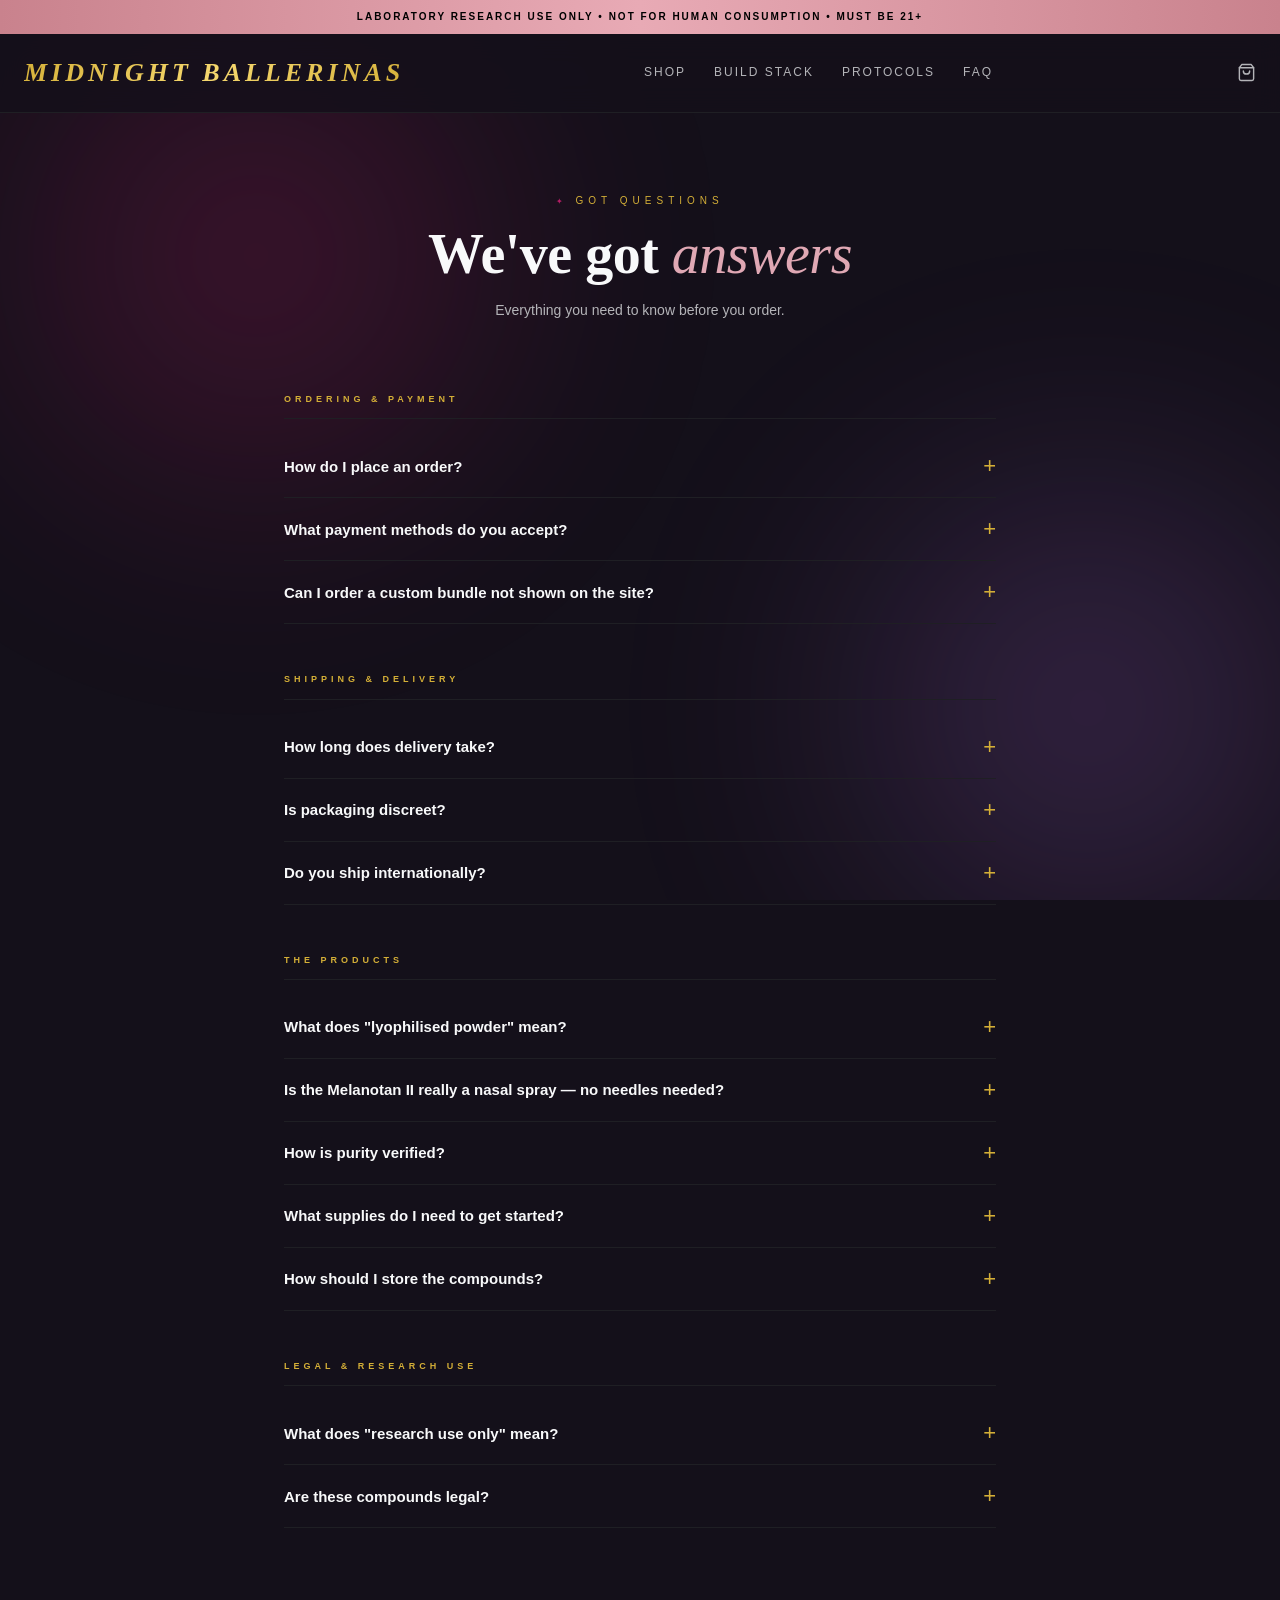
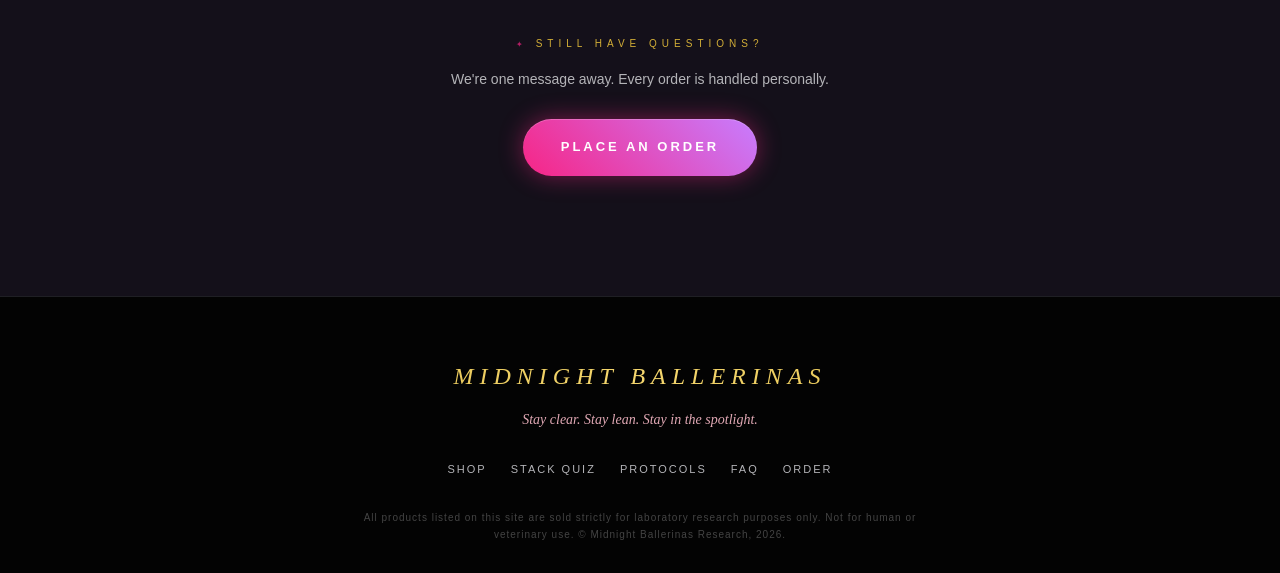
<file: faq.html>
<!DOCTYPE html>
<html lang="en">
<head>
  <meta charset="UTF-8" />
  <meta name="viewport" content="width=device-width, initial-scale=1.0" />
  <title>FAQ | Midnight Ballerinas</title>
  <link rel="stylesheet" href="style.css" />
</head>
<body>
  <div class="ambient-glow"></div>
  <div class="disclaimer">Laboratory Research Use Only • Not for Human Consumption • Must Be 21+</div>

  <nav>
    <a href="index.html" class="logo">MIDNIGHT BALLERINAS</a>
    <div class="nav-links">
      <a href="shop.html">Shop</a>
      <a href="quiz.html">Build Stack</a>
      <a href="protocols.html">Protocols</a>
      <a href="faq.html">FAQ</a>
    </div>
    <a href="cart.html" class="nav-cart" aria-label="Basket">
      <svg width="19" height="19" viewBox="0 0 24 24" fill="none" stroke="currentColor" stroke-width="1.8" stroke-linecap="round" stroke-linejoin="round">
        <path d="M6 2L3 6v14a2 2 0 002 2h14a2 2 0 002-2V6l-3-4z"/><line x1="3" y1="6" x2="21" y2="6"/><path d="M16 10a4 4 0 01-8 0"/>
      </svg>
      <span class="nav-cart-badge" style="display:none;">0</span>
    </a>
    <div id="mobile-menu" onclick="document.querySelector('.nav-links').style.display = (document.querySelector('.nav-links').style.display === 'flex' ? 'none' : 'flex')">Menu</div>
  </nav>

  <!-- HERO -->
  <section class="section" style="padding-bottom: 0; padding-top: 80px;">
    <div class="section-header">
      <div class="section-eyebrow">Got Questions</div>
      <h2 class="section-title">We've got <span class="italic">answers</span></h2>
      <p class="section-sub">Everything you need to know before you order.</p>
    </div>
  </section>

  <!-- FAQ ACCORDION -->
  <section class="section" style="max-width: 760px; margin: 0 auto; padding-top: 20px;">

    <div class="faq-group">
      <div class="faq-group-label">Ordering & Payment</div>

      <div class="faq-item">
        <button class="faq-q" onclick="toggleFaq(this)">
          How do I place an order?
          <span class="faq-icon">+</span>
        </button>
        <div class="faq-a">
          <p>Browse the catalog, use the Stack Quiz to find your bundle, then head to the checkout page. Fill in your name, delivery address, and contact number — your order details will be sent directly to our WhatsApp where we'll confirm and arrange payment.</p>
        </div>
      </div>

      <div class="faq-item">
        <button class="faq-q" onclick="toggleFaq(this)">
          What payment methods do you accept?
          <span class="faq-icon">+</span>
        </button>
        <div class="faq-a">
          <p>Payment is arranged directly via WhatsApp after your order is confirmed. We accept bank transfer, and other methods discussed at the time of order. All transactions are handled securely and personally.</p>
        </div>
      </div>

      <div class="faq-item">
        <button class="faq-q" onclick="toggleFaq(this)">
          Can I order a custom bundle not shown on the site?
          <span class="faq-icon">+</span>
        </button>
        <div class="faq-a">
          <p>Absolutely. Message us directly on WhatsApp and we'll put together a custom stack based on your research goals. Everything is flexible — quantities, combinations, and protocol support.</p>
        </div>
      </div>
    </div>

    <div class="faq-group">
      <div class="faq-group-label">Shipping & Delivery</div>

      <div class="faq-item">
        <button class="faq-q" onclick="toggleFaq(this)">
          How long does delivery take?
          <span class="faq-icon">+</span>
        </button>
        <div class="faq-a">
          <p>Orders are dispatched within 24 hours of payment confirmation. Delivery timelines depend on your location — we'll confirm an estimated delivery window when your order is processed via WhatsApp.</p>
        </div>
      </div>

      <div class="faq-item">
        <button class="faq-q" onclick="toggleFaq(this)">
          Is packaging discreet?
          <span class="faq-icon">+</span>
        </button>
        <div class="faq-a">
          <p>Yes. All orders ship in plain, unmarked packaging with no branding on the outside. There is nothing on the exterior that identifies the contents or sender.</p>
        </div>
      </div>

      <div class="faq-item">
        <button class="faq-q" onclick="toggleFaq(this)">
          Do you ship internationally?
          <span class="faq-icon">+</span>
        </button>
        <div class="faq-a">
          <p>We ship to most countries. International orders may be subject to local customs regulations — it is the buyer's responsibility to ensure research compounds are legal to import in their jurisdiction. Message us before ordering if you're unsure.</p>
        </div>
      </div>
    </div>

    <div class="faq-group">
      <div class="faq-group-label">The Products</div>

      <div class="faq-item">
        <button class="faq-q" onclick="toggleFaq(this)">
          What does "lyophilised powder" mean?
          <span class="faq-icon">+</span>
        </button>
        <div class="faq-a">
          <p>Lyophilised means freeze-dried. The peptide compound is dried to a stable powder that stays potent at room temperature during shipping. Before use in a research setting, it is reconstituted with bacteriostatic water — a process covered step-by-step on your protocol card included with every order.</p>
        </div>
      </div>

      <div class="faq-item">
        <button class="faq-q" onclick="toggleFaq(this)">
          Is the Melanotan II really a nasal spray — no needles needed?
          <span class="faq-icon">+</span>
        </button>
        <div class="faq-a">
          <p>Yes. Our Melanotan II comes as a pre-mixed nasal spray solution — ready to use straight from the bottle. No reconstitution, no syringes required. It's one of the key reasons researchers choose our Glow Stack over competitors.</p>
        </div>
      </div>

      <div class="faq-item">
        <button class="faq-q" onclick="toggleFaq(this)">
          How is purity verified?
          <span class="faq-icon">+</span>
        </button>
        <div class="faq-a">
          <p>Every batch is third-party HPLC tested at a single ISO-9001 accredited facility. A copy of the test report is included with every order so you can verify purity before use.</p>
        </div>
      </div>

      <div class="faq-item">
        <button class="faq-q" onclick="toggleFaq(this)">
          What supplies do I need to get started?
          <span class="faq-icon">+</span>
        </button>
        <div class="faq-a">
          <p>For lyophilised compounds you'll need insulin syringes, drawing needles, bacteriostatic water, and alcohol prep pads — all available in our Supplies section and included in our complete kits. For the Melanotan II nasal spray, nothing extra is needed — it arrives ready to use.</p>
        </div>
      </div>

      <div class="faq-item">
        <button class="faq-q" onclick="toggleFaq(this)">
          How should I store the compounds?
          <span class="faq-icon">+</span>
        </button>
        <div class="faq-a">
          <p>Lyophilised powder should be stored in a cool, dry place away from direct sunlight. Once reconstituted, store in the fridge and use within 30 days. The protocol card included in every order covers storage in full detail.</p>
        </div>
      </div>
    </div>

    <div class="faq-group">
      <div class="faq-group-label">Legal & Research Use</div>

      <div class="faq-item">
        <button class="faq-q" onclick="toggleFaq(this)">
          What does "research use only" mean?
          <span class="faq-icon">+</span>
        </button>
        <div class="faq-a">
          <p>All products sold by Midnight Ballerinas are intended strictly for laboratory research purposes. They are not approved for human consumption, therapeutic use, or veterinary use. You must be 21 or over to purchase. By ordering, you confirm you are purchasing for legitimate research purposes in accordance with the laws of your jurisdiction.</p>
        </div>
      </div>

      <div class="faq-item">
        <button class="faq-q" onclick="toggleFaq(this)">
          Are these compounds legal?
          <span class="faq-icon">+</span>
        </button>
        <div class="faq-a">
          <p>The legal status of peptide research compounds varies by country. It is the buyer's responsibility to confirm the legal status of each compound in their location before purchasing. We do not provide legal advice.</p>
        </div>
      </div>
    </div>

    <!-- Still have questions CTA -->
    <div style="text-align:center; padding: 60px 0 40px;">
      <div class="section-eyebrow" style="margin-bottom: 16px;">Still have questions?</div>
      <p style="color: var(--text-secondary); margin-bottom: 28px; font-size: 14px;">We're one message away. Every order is handled personally.</p>
      <a href="checkout.html" class="btn-neon">Place an Order</a>
    </div>

  </section>

  <!-- FOOTER -->
  <footer>
    <div class="footer-logo">MIDNIGHT BALLERINAS</div>
    <div class="footer-tagline">Stay clear. Stay lean. Stay in the spotlight.</div>
    <div class="footer-links">
      <a href="shop.html">Shop</a>
      <a href="quiz.html">Stack Quiz</a>
      <a href="protocols.html">Protocols</a>
      <a href="faq.html">FAQ</a>
      <a href="checkout.html">Order</a>
    </div>
    <div class="footer-fineprint">
      All products listed on this site are sold strictly for laboratory research purposes only. Not for human or
      veterinary use. © Midnight Ballerinas Research, 2026.
    </div>
  </footer>

  <script src="cart.js"></script>
  <script>
    function toggleFaq(btn) {
      const item = btn.parentElement;
      const isOpen = item.classList.contains('open');
      // Close all
      document.querySelectorAll('.faq-item.open').forEach(el => el.classList.remove('open'));
      // Open clicked if it was closed
      if (!isOpen) item.classList.add('open');
    }

    const io = new IntersectionObserver((entries) => {
      entries.forEach((e) => {
        if (e.isIntersecting) { e.target.classList.add('in'); io.unobserve(e.target); }
      });
    }, { threshold: 0.08 });
    document.querySelectorAll('.reveal').forEach((el) => io.observe(el));
  </script>
</body>
</html>
</file>
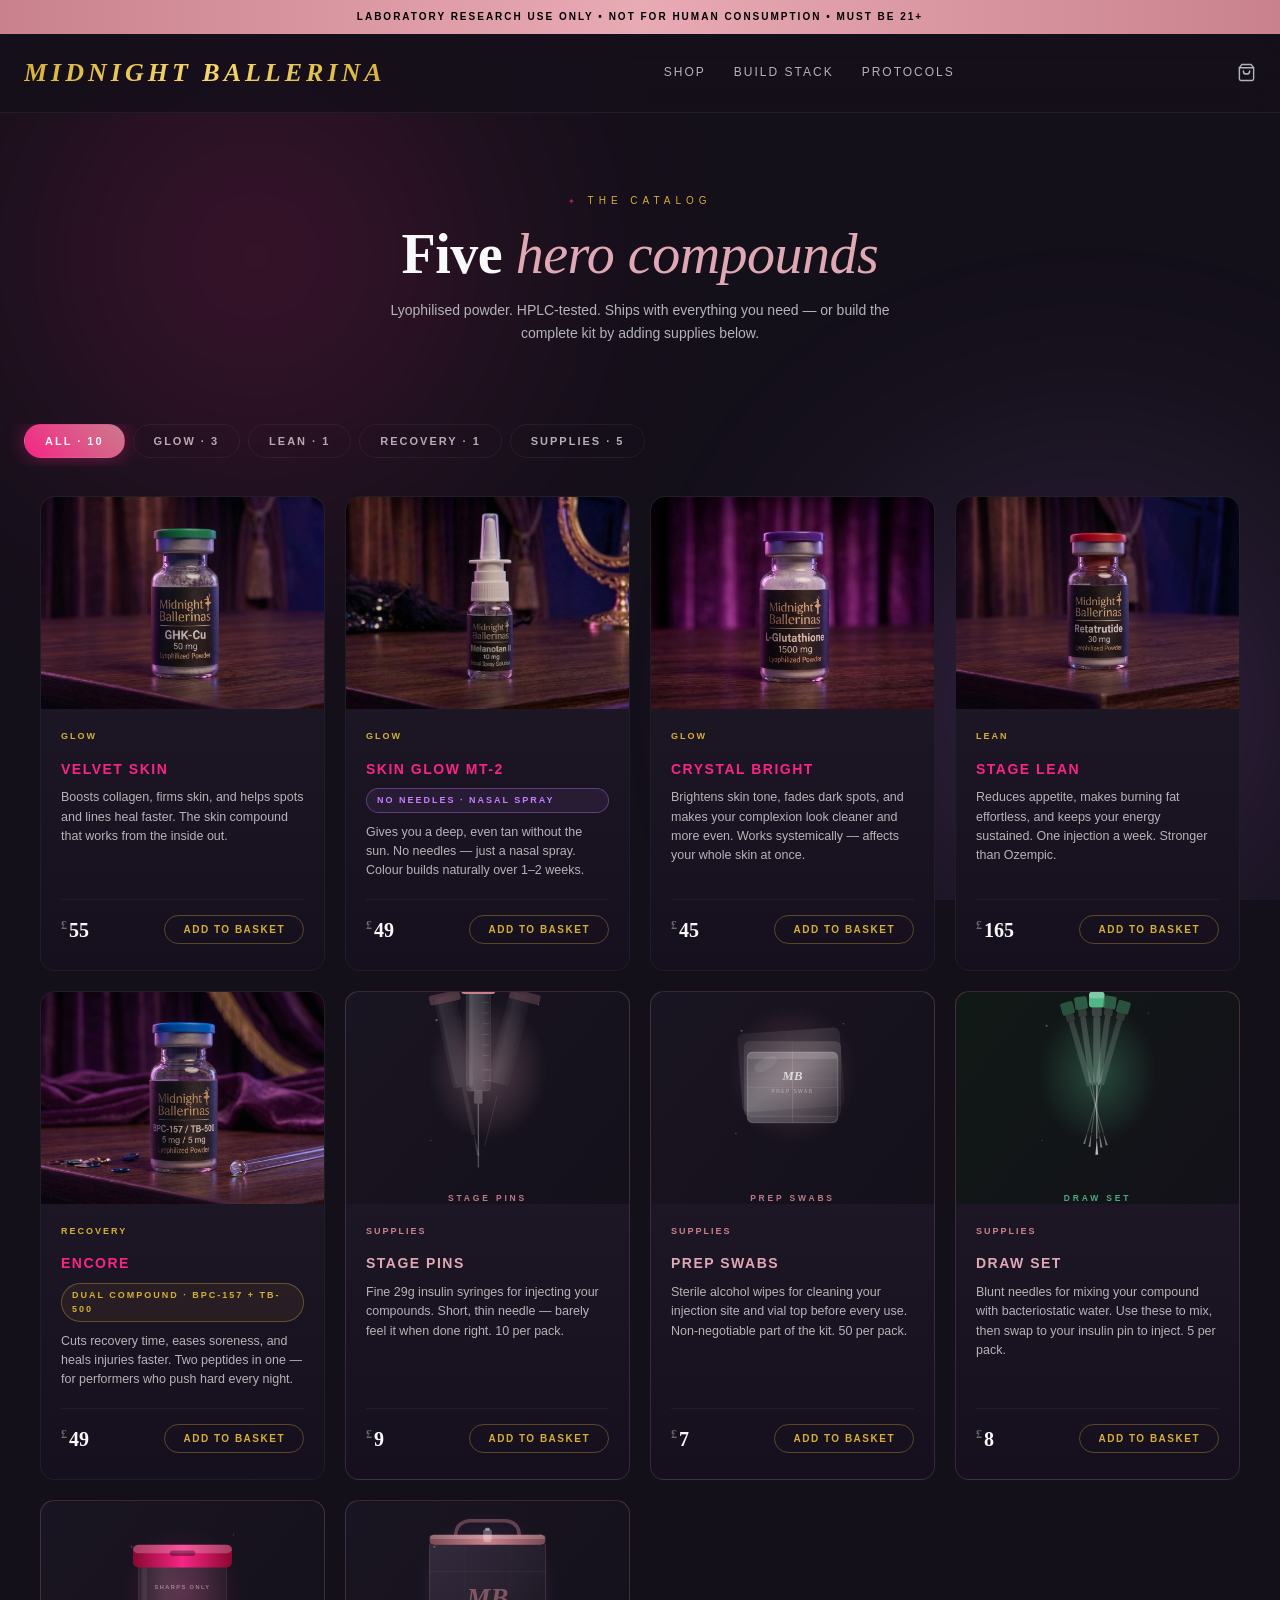
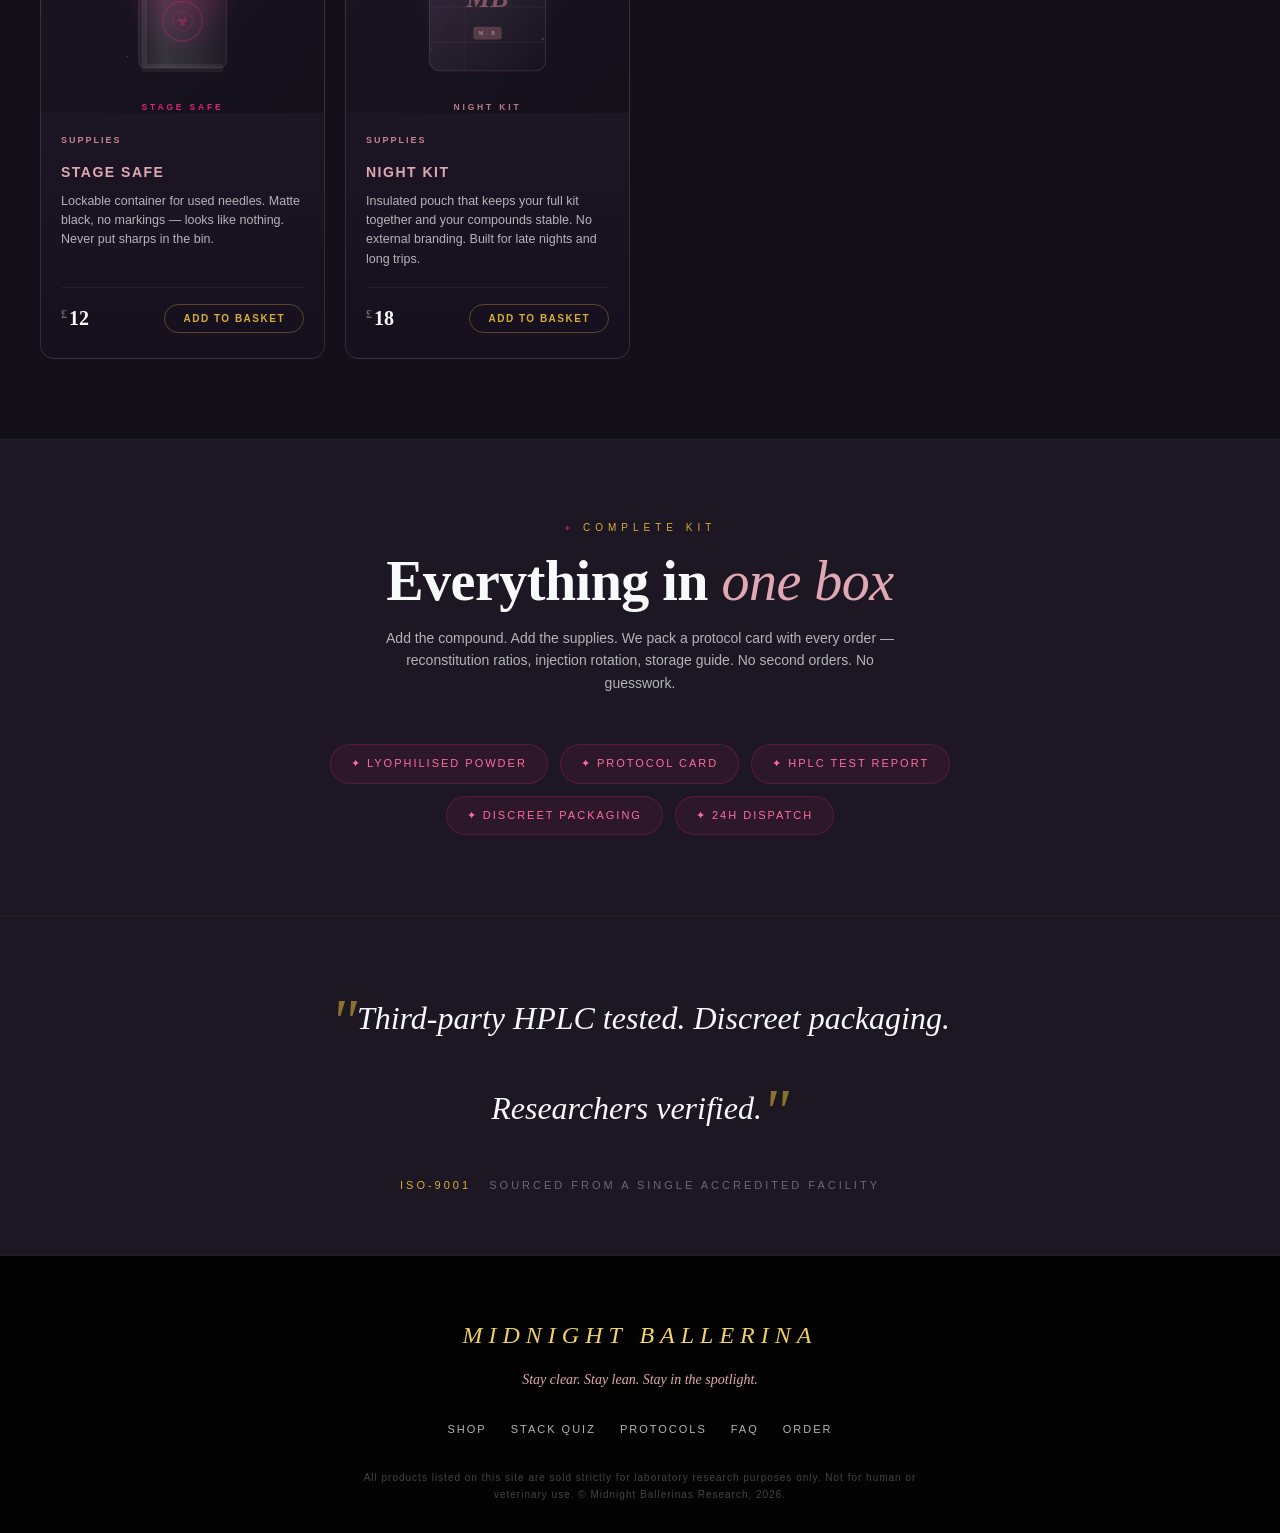
<file: product.html>
<!DOCTYPE html>
<html lang="en">
<head>
  <meta charset="UTF-8" />
  <meta name="viewport" content="width=device-width, initial-scale=1.0" />
  <title>Product | Midnight Ballerinas</title>
  <link rel="stylesheet" href="style.css" />
</head>
<body>
  <div class="ambient-glow"></div>
  <div class="disclaimer">Laboratory Research Use Only • Not for Human Consumption • Must Be 21+</div>

  <nav>
    <a href="index.html" class="logo">MIDNIGHT BALLERINAS</a>
    <div class="nav-links">
      <a href="shop.html">Shop</a>
      <a href="quiz.html">Build Stack</a>
      <a href="protocols.html">Protocols</a>
      <a href="faq.html">FAQ</a>
    </div>
    <a href="cart.html" class="nav-cart" aria-label="Basket">
      <svg width="19" height="19" viewBox="0 0 24 24" fill="none" stroke="currentColor" stroke-width="1.8" stroke-linecap="round" stroke-linejoin="round">
        <path d="M6 2L3 6v14a2 2 0 002 2h14a2 2 0 002-2V6l-3-4z"/><line x1="3" y1="6" x2="21" y2="6"/><path d="M16 10a4 4 0 01-8 0"/>
      </svg>
      <span class="nav-cart-badge" style="display:none;">0</span>
    </a>
    <div id="mobile-menu" onclick="document.querySelector('.nav-links').style.display=(document.querySelector('.nav-links').style.display==='flex'?'none':'flex')">Menu</div>
  </nav>

  <!-- BREADCRUMB -->
  <div class="pp-breadcrumb">
    <a href="shop.html">Shop</a>
    <span class="pp-breadcrumb-sep">›</span>
    <span id="pp-bc-cat"></span>
    <span class="pp-breadcrumb-sep">›</span>
    <span id="pp-bc-name"></span>
  </div>

  <!-- PRODUCT HERO -->
  <section class="pp-hero">

    <!-- IMAGE COLUMN -->
    <div class="pp-img-col">
      <div class="pp-img-wrap" id="pp-img-wrap">
        <img id="pp-img" src="" alt="" />
      </div>
      <!-- Purity badge -->
      <div class="pp-purity-strip">
        <span>✦ HPLC-Tested</span>
        <span>✦ 99.7% Purity</span>
        <span>✦ ISO-9001 Facility</span>
      </div>
    </div>

    <!-- DETAIL COLUMN -->
    <div class="pp-detail-col">
      <div class="pp-eyebrow" id="pp-eyebrow"></div>
      <h1 class="pp-headline" id="pp-headline"></h1>
      <div class="pp-compound-line" id="pp-compound-line"></div>
      <div id="pp-pills" style="margin-bottom:16px;"></div>

      <p class="pp-tagline" id="pp-tagline"></p>
      <p class="pp-desc" id="pp-desc"></p>

      <ul class="pp-research-list" id="pp-research-list"></ul>

      <!-- Price + Qty -->
      <div class="pp-buy-row">
        <div class="pp-price" id="pp-price"></div>
        <div class="pp-qty-wrap">
          <button class="pp-qty-btn" onclick="changeQty(-1)">−</button>
          <span class="pp-qty-val" id="pp-qty">1</span>
          <button class="pp-qty-btn" onclick="changeQty(1)">+</button>
        </div>
      </div>

      <button class="pp-add-btn" id="pp-add-btn" onclick="addToBasket()">
        Add to Basket
      </button>

      <a href="cart.html" class="pp-basket-link" id="pp-basket-link">
        <svg width="14" height="14" viewBox="0 0 24 24" fill="none" stroke="currentColor" stroke-width="1.8" stroke-linecap="round" stroke-linejoin="round">
          <path d="M6 2L3 6v14a2 2 0 002 2h14a2 2 0 002-2V6l-3-4z"/><line x1="3" y1="6" x2="21" y2="6"/><path d="M16 10a4 4 0 01-8 0"/>
        </svg>
        View Basket
        <span class="pp-basket-count" id="pp-basket-count" style="display:none;"></span>
      </a>
    </div>
  </section>

  <!-- STACKS WELL WITH -->
  <section class="section reveal" id="pp-stacks-section">
    <div class="section-header">
      <div class="section-eyebrow">Complete the Stack</div>
      <h2 class="section-title">Stacks well <span class="italic">with</span></h2>
      <p class="section-sub">These compounds are built to run alongside each other — complementary pathways, no conflicts.</p>
    </div>
    <div class="pp-stacks-grid" id="pp-stacks-grid"></div>
  </section>

  <!-- FOOTER -->
  <footer>
    <div class="footer-logo">MIDNIGHT BALLERINAS</div>
    <div class="footer-tagline">Stay clear. Stay lean. Stay in the spotlight.</div>
    <div class="footer-links">
      <a href="shop.html">Shop</a>
      <a href="quiz.html">Stack Quiz</a>
      <a href="protocols.html">Protocols</a>
      <a href="faq.html">FAQ</a>
      <a href="cart.html">Basket</a>
    </div>
    <div class="footer-fineprint">
      All products listed on this site are sold strictly for laboratory research purposes only.
      Not for human or veterinary use. © Midnight Ballerinas Research, 2026.
    </div>
  </footer>

  <script src="cart.js"></script>
  <script>
    /* ── Extended product detail data ─────────────────────── */
    var MB_PRODUCT_DETAIL = {
      retatrutide: {
        eyebrow: 'Lean · 01',
        headline: 'Stage<br><em>Lean</em>',
        image: 'images/stage-lean.jpg',
        imageFit: 'cover',
        tagline: 'Reduces appetite. Makes burning fat effortless. Keeps your energy sustained.',
        desc: 'This is the strongest fat loss peptide available. Appetite reduces naturally within the first week — food stops being something you think about all day, without feeling deprived. Your body shifts to burning fat for energy, which keeps you feeling fuelled and steady throughout the day. Because it targets three receptors at once it works faster and more thoroughly than single-receptor alternatives like semaglutide. You hold onto your muscle while the fat comes off. One injection a week. Most people notice a real difference within 3–4 weeks.',
        research: [
          'Appetite reduces naturally — most notice it within the first week',
          'Body shifts to burning fat for energy — sustained, not jittery',
          'Targets stubborn fat stores, including around the waist and hips',
          'Preserves muscle while losing body fat',
          'Stronger and more thorough than single-receptor alternatives like Ozempic',
          'Once a week injection · 8–12 week cycle recommended',
        ],
        stacks: ['encore', 'ghkcu'],
      },
      ghkcu: {
        eyebrow: 'Glow · 02',
        headline: 'Velvet<br><em>Skin</em>',
        image: 'images/velvet-skin.jpg',
        imageFit: 'cover',
        tagline: 'Firmer skin. Faster healing. Fewer lines.',
        desc: 'GHK-Cu tells your skin to produce more collagen — the thing that keeps it firm, plump, and smooth. The difference shows in texture first. Skin feels thicker. Fine lines soften. Spots and blemishes heal faster than normal. Over a full cycle you\'ll notice your skin looks visibly healthier — not just on the surface, but the kind of glow that doesn\'t wash off. Works best as part of the full Glow Stack alongside MT-2 and Crystal Bright.',
        research: [
          'Skin feels firmer and looks plumper within weeks',
          'Fine lines and wrinkles reduce over a full cycle',
          'Spots, scars and blemishes heal noticeably faster',
          'Skin texture smooths out — pores appear smaller',
          'Works from the inside — not a topical, it goes deeper',
          'Pairs directly with MT-2 and Glutathione for full Glow Stack effect',
        ],
        stacks: ['mt2', 'glutathione'],
      },
      mt2: {
        eyebrow: 'Glow · 03',
        headline: 'Skin Glow<br><em>MT-2</em>',
        image: 'images/mt2-spray.jpg',
        imageFit: 'cover',
        tagline: 'A deep, even tan — no sun, no needles, no hassle.',
        desc: 'Melanotan-2 triggers your body\'s own tanning system. Your skin produces more melanin — the pigment that creates a tan — without needing UV exposure to activate it. The result is a deep, even, natural-looking colour that builds gradually over 1–2 weeks. This version comes pre-mixed as a nasal spray so there are no needles, no reconstitution, nothing to prepare. Just spray and go. Two sprays per nostril, every other day.',
        research: [
          'Gives a deep, natural-looking tan without sun exposure',
          'Colour builds gradually over 1–2 weeks of use',
          'Even tone — no patchy or orange results',
          'No needles — pre-mixed nasal spray, ready to use from the box',
          '2 sprays per nostril, every other day',
          'Works even on skin that doesn\'t tan easily naturally',
        ],
        stacks: ['ghkcu', 'glutathione'],
      },
      encore: {
        eyebrow: 'Recovery · 04',
        headline: '<em>Encore</em>',
        image: 'images/encore.jpg',
        imageFit: 'cover',
        imagePos: 'center 30%',
        tagline: 'Heal faster. Hurt less. Wake up ready to go again.',
        desc: 'Two recovery peptides in one vial. BPC-157 is known for healing soft tissue — muscles, tendons, ligaments — and it also settles inflammation in the gut. TB-500 works on a bigger scale, helping your whole body repair faster and improving how flexible and mobile you feel. Together they cut your recovery time down significantly. If you train hard, perform every night, or carry any kind of ongoing ache or injury — this is what closes the gap between the output and the recovery.',
        research: [
          'Reduces recovery time after intense physical output',
          'Eases muscle soreness and joint aches noticeably',
          'Heals soft tissue damage — muscles, tendons, ligaments',
          'Settles gut inflammation and digestive issues',
          'Improves flexibility and range of movement over time',
          'Take before sleep — works while your body is in recovery mode',
        ],
        stacks: ['retatrutide', 'glutathione'],
      },
      glutathione: {
        eyebrow: 'Glow · 05',
        headline: 'Crystal<br><em>Bright</em>',
        image: 'images/crystal-bright.jpg',
        imageFit: 'cover',
        imagePos: 'center 40%',
        tagline: 'Brighter, clearer skin — from the inside out.',
        desc: 'Glutathione is your body\'s most powerful antioxidant — and when levels are high, it shows on your skin. Dark spots fade. Uneven tone evens out. Skin looks cleaner, clearer, and noticeably more luminous. It\'s not a skin treatment you apply — it works systemically, which means it affects your whole complexion at once. The finishing layer of the Glow Stack. Everything else builds the foundation; Crystal Bright is what makes it shine under the lights.',
        research: [
          'Brightens overall skin tone and reduces dullness',
          'Fades dark spots, hyperpigmentation and uneven patches',
          'Skin looks cleaner and clearer — less blotchy',
          'Works systemically — affects whole complexion at once',
          'Results build over a 6–12 week cycle',
          'Most effective when combined with GHK-Cu and MT-2',
        ],
        stacks: ['ghkcu', 'mt2'],
      },
      pins: {
        eyebrow: 'Supplies',
        headline: 'Stage<br><em>Pins</em>',
        image: 'images/insulin-pins.svg',
        imageFit: 'contain',
        tagline: 'Fine gauge insulin syringes. Barely feel a thing.',
        desc: '29 gauge insulin syringes — the standard for subcutaneous injections. The needle is short and very fine, so the injection is quick and virtually painless when done right. Each syringe is individually wrapped and pre-sterilised. You get 10 per pack. These are what you use for Retatrutide and Encore — one syringe per injection, then dispose safely.',
        research: [
          '29 gauge — fine needle, minimal discomfort',
          '0.5 inch length — correct depth for subcutaneous use',
          '1ml capacity — right size for all MB compounds',
          'Pre-sterilised and individually wrapped',
          '10 syringes per pack',
        ],
        stacks: ['swabs', 'draw'],
      },
      swabs: {
        eyebrow: 'Supplies',
        headline: 'Prep<br><em>Swabs</em>',
        image: 'images/prep-pads.svg',
        imageFit: 'contain',
        tagline: 'Alcohol prep pads. Clean site, clean injection, every time.',
        desc: 'Sterile 70% isopropyl alcohol wipes — 50 per pack. Use one to wipe the injection site before you inject, and one to clean the top of the vial before you draw. Simple, essential, non-negotiable. Keeps everything sterile and reduces any risk of irritation at the site.',
        research: [
          'Wipe injection site before each use',
          'Wipe vial top before drawing the compound',
          '70% isopropyl alcohol — correct concentration for sterility',
          'Individually wrapped — one per injection',
          '50 pads per pack',
        ],
        stacks: ['pins', 'draw'],
      },
      draw: {
        eyebrow: 'Supplies',
        headline: 'Draw<br><em>Set</em>',
        image: 'images/draw-needles.svg',
        imageFit: 'contain',
        tagline: 'Blunt needles for mixing your compound. No mess, no waste.',
        desc: 'When you mix (reconstitute) your lyophilised powder with bacteriostatic water, you need a blunt drawing needle to do it cleanly. The blunt tip lets you push through the vial stopper without damaging it, and transfer the water without any waste or mess. You use a draw needle to mix — then swap to your insulin pin to inject. 5 per pack, green cap.',
        research: [
          'Used to mix bacteriostatic water into your vial',
          'Blunt tip protects the vial stopper — no damage, no leaks',
          'Use to draw, then swap to your insulin pin to inject',
          '21 gauge · green cap',
          '5 needles per pack',
        ],
        stacks: ['pins', 'swabs'],
      },
      sharps: {
        eyebrow: 'Supplies',
        headline: 'Stage<br><em>Safe</em>',
        image: 'images/sharps-container.svg',
        imageFit: 'contain',
        tagline: 'Discreet sharps disposal. Goes anywhere.',
        desc: 'A compact, lockable sharps container for used needles and syringes. Matte black, no markings on the outside, sized to fit in a bag or dressing room drawer. You should never put used needles in the bin — this keeps everything safe and contained. Small enough for hand luggage if you\'re travelling.',
        research: [
          'Drop used needles and syringes straight in after use',
          'Locks shut — nothing comes back out',
          'Matte black, no external markings — completely discreet',
          'Compact enough for hand luggage and travel bags',
          'Never put used sharps in regular household bins',
        ],
        stacks: ['pins', 'pouch'],
      },
      pouch: {
        eyebrow: 'Supplies',
        headline: 'Night<br><em>Kit</em>',
        image: 'images/night-pouch.svg',
        imageFit: 'contain',
        tagline: 'Keep your whole kit in one place. Insulated. Discreet.',
        desc: 'An insulated travel pouch that keeps your vials, pins, swabs and sharps container together in one organised kit. The insulation helps keep reconstituted compounds stable when you\'re away from a fridge. No branding on the outside. Designed to sit in a bag without drawing attention. If you\'re working nights, travelling between venues, or just want everything in one place — this is how you carry your protocol.',
        research: [
          'Insulated to keep compounds stable when away from the fridge',
          'Fits your full protocol — vials, pins, swabs, sharps container',
          'No external branding — looks like any other pouch',
          'Compact enough for any bag or hand luggage',
          'Keeps your kit organised and in one place',
        ],
        stacks: ['sharps', 'pins'],
      },
    };

    /* ── Page state ───────────────────────────────────────── */
    var currentKey = null;
    var qty = 1;

    function changeQty(delta) {
      qty = Math.max(1, qty + delta);
      document.getElementById('pp-qty').textContent = qty;
    }

    function addToBasket() {
      if (!currentKey) return;
      mbAddItem(currentKey, qty);

      var btn = document.getElementById('pp-add-btn');
      btn.textContent = '✓ Added to Basket';
      btn.classList.add('pp-add-btn--added');
      updateBasketLink();

      setTimeout(function() {
        btn.innerHTML = 'Add ' + (qty > 1 ? qty + ' More' : 'More');
        btn.classList.remove('pp-add-btn--added');
      }, 2000);
    }

    function updateBasketLink() {
      var count = mbCartCount();
      var countEl = document.getElementById('pp-basket-count');
      if (count > 0) {
        countEl.textContent = count + ' item' + (count === 1 ? '' : 's');
        countEl.style.display = 'inline-flex';
      } else {
        countEl.style.display = 'none';
      }
    }

    /* ── Render page ──────────────────────────────────────── */
    function renderPage() {
      var params = new URLSearchParams(window.location.search);
      currentKey = params.get('id');

      if (!currentKey || !MB_CATALOG[currentKey] || !MB_PRODUCT_DETAIL[currentKey]) {
        window.location.href = 'shop.html';
        return;
      }

      var cat  = MB_CATALOG[currentKey];
      var det  = MB_PRODUCT_DETAIL[currentKey];

      // Page title
      document.title = cat.name + ' | Midnight Ballerinas';

      // Breadcrumb
      document.getElementById('pp-bc-cat').textContent = cat.cat.charAt(0).toUpperCase() + cat.cat.slice(1);
      document.getElementById('pp-bc-name').textContent = cat.name;

      // Image
      var img = document.getElementById('pp-img');
      img.src = det.image;
      img.alt = cat.name;
      img.style.objectFit  = det.imageFit || 'cover';
      img.style.objectPosition = det.imagePos || 'center center';
      if (det.imageFit === 'contain') {
        document.getElementById('pp-img-wrap').classList.add('pp-img-wrap--contain');
      }

      // Text
      document.getElementById('pp-eyebrow').textContent   = det.eyebrow;
      document.getElementById('pp-headline').innerHTML     = det.headline;
      document.getElementById('pp-compound-line').textContent = cat.spec;
      document.getElementById('pp-tagline').textContent   = det.tagline;
      document.getElementById('pp-desc').textContent      = det.desc;
      document.getElementById('pp-price').innerHTML       = '<span style="font-size:16px;color:var(--text-muted);vertical-align:super;margin-right:2px;">£</span>' + cat.price;

      // Pills
      var pillsEl = document.getElementById('pp-pills');
      if (cat.pill) {
        var cls = cat.pill === 'Nasal Spray' ? 'co-spray-pill' : 'co-dual-pill';
        pillsEl.innerHTML = '<span class="' + cls + '" style="font-size:10px;padding:4px 12px;">' + cat.pill + '</span>';
      }

      // Research notes
      var listEl = document.getElementById('pp-research-list');
      listEl.innerHTML = det.research.map(function(r) {
        return '<li>' + r + '</li>';
      }).join('');

      // Basket link count
      updateBasketLink();

      // Stacks with
      var stacksEl = document.getElementById('pp-stacks-grid');
      var validStacks = (det.stacks || []).filter(function(k) { return MB_CATALOG[k] && MB_PRODUCT_DETAIL[k]; });

      if (validStacks.length === 0) {
        document.getElementById('pp-stacks-section').style.display = 'none';
      } else {
        stacksEl.innerHTML = validStacks.map(function(k) {
          var sc = MB_CATALOG[k];
          var sd = MB_PRODUCT_DETAIL[k];
          return '<a href="product.html?id=' + k + '" class="pp-stack-card">'
            + '<div class="pp-stack-card-img" style="background-image:url(\'' + sd.image + '\')"></div>'
            + '<div class="pp-stack-card-body">'
            +   '<div class="pp-stack-card-tag">' + sd.eyebrow + '</div>'
            +   '<div class="pp-stack-card-name">' + sc.name + '</div>'
            +   '<div class="pp-stack-card-spec">' + sc.spec + '</div>'
            +   '<div class="pp-stack-card-price">£' + sc.price + '</div>'
            + '</div>'
            + '</a>';
        }).join('');
      }
    }

    renderPage();

    // Scroll reveal
    var io = new IntersectionObserver(function(entries) {
      entries.forEach(function(e) {
        if (e.isIntersecting) { e.target.classList.add('in'); io.unobserve(e.target); }
      });
    }, { threshold: 0.1 });
    document.querySelectorAll('.reveal').forEach(function(el) { io.observe(el); });
  </script>
</body>
</html>
</file>
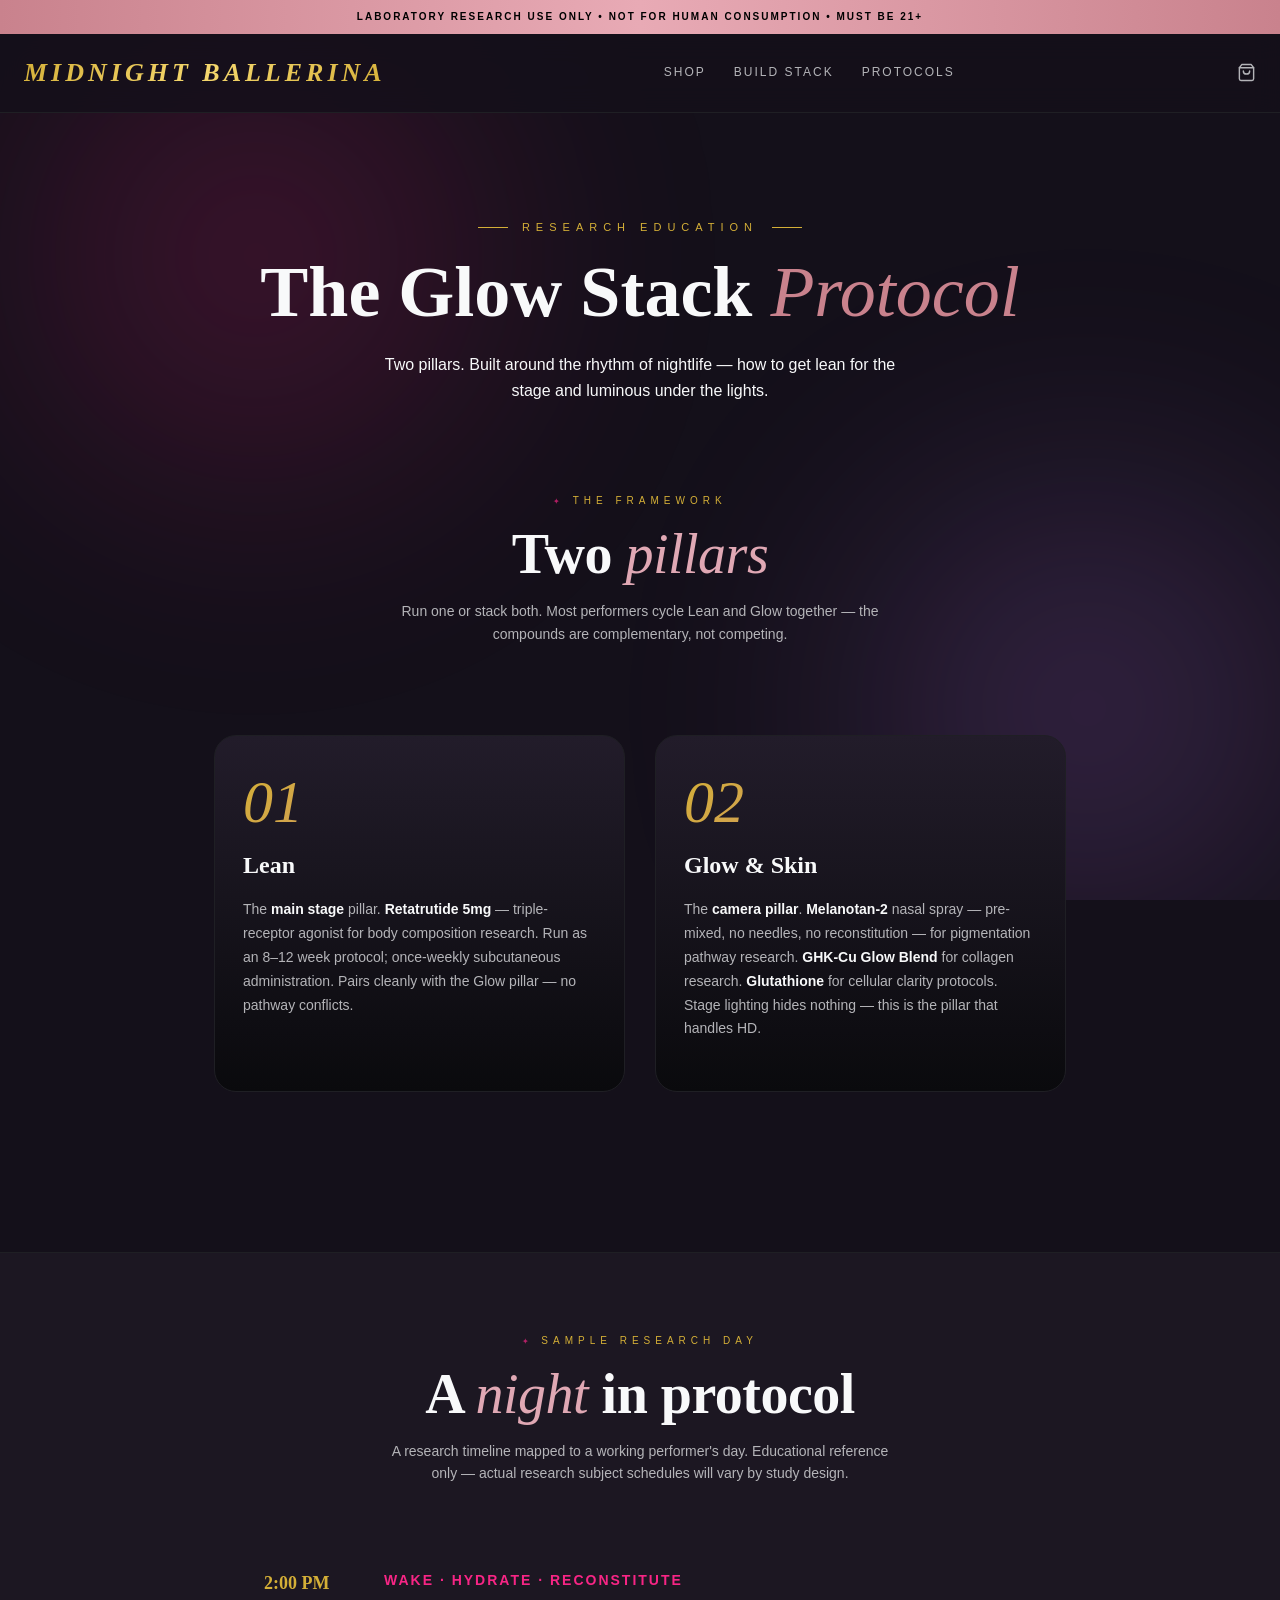
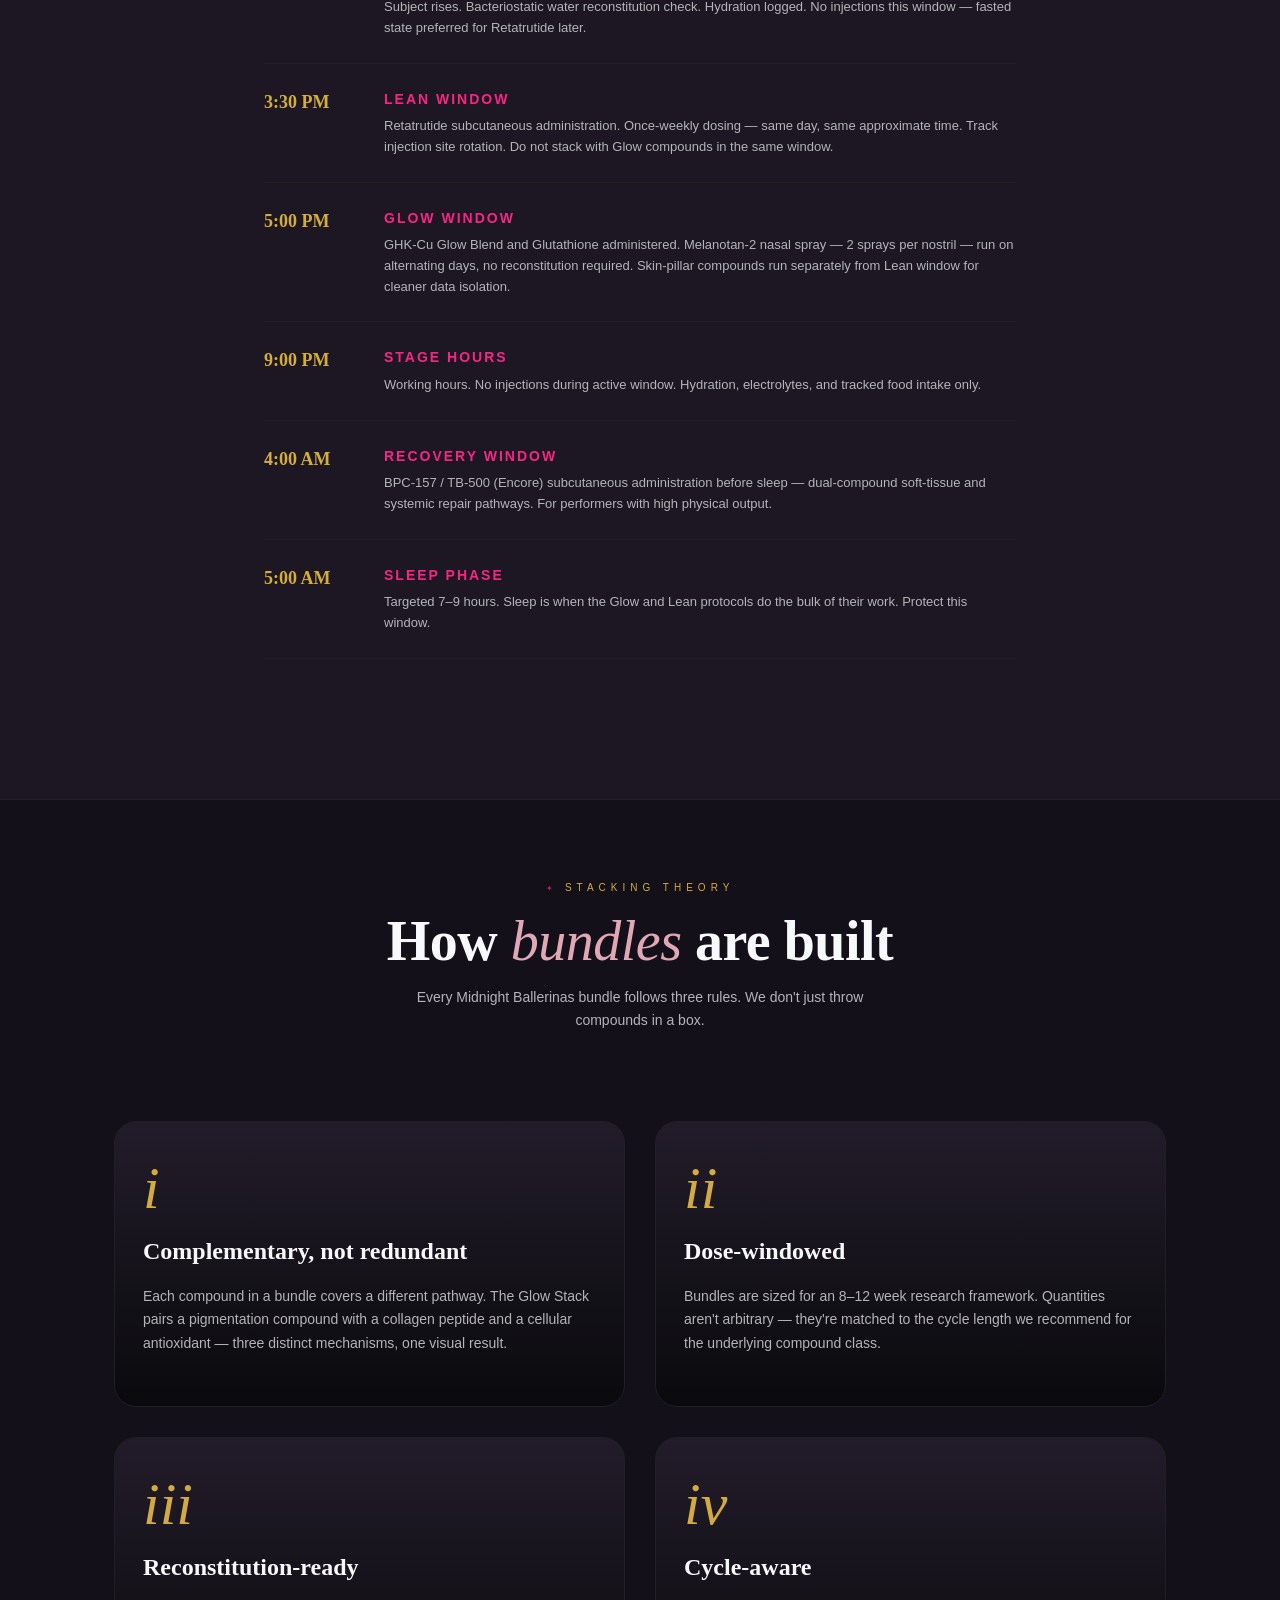
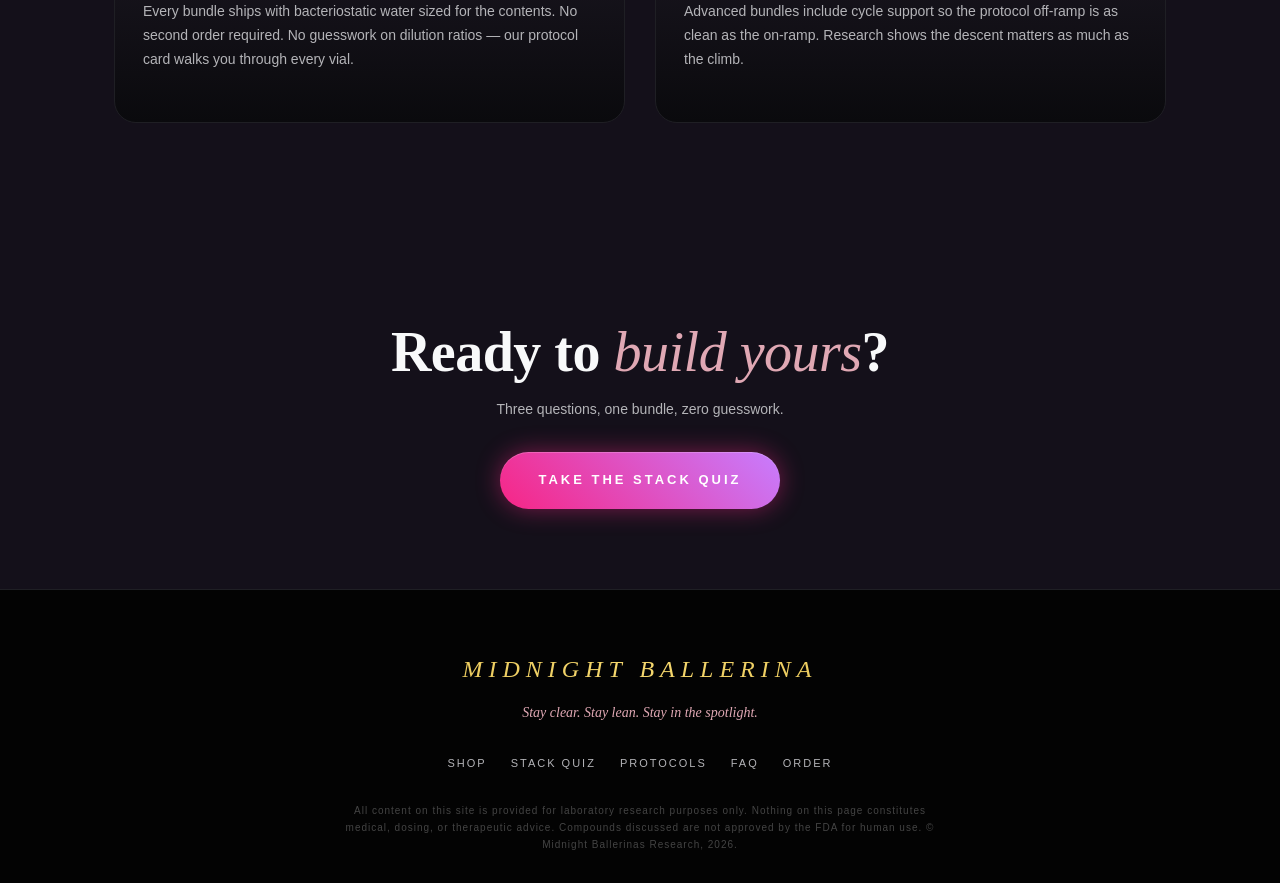
<file: protocols.html>
<!DOCTYPE html>
<html lang="en">
<head>
  <meta charset="UTF-8" />
  <meta name="viewport" content="width=device-width, initial-scale=1.0" />
  <title>Research Protocols | Midnight Ballerinas</title>
  <link rel="stylesheet" href="style.css" />
</head>
<body>
  <div class="ambient-glow"></div>

  <div class="disclaimer">Laboratory Research Use Only • Not for Human Consumption • Must Be 21+</div>

  <nav>
    <a href="index.html" class="logo">MIDNIGHT BALLERINA</a>
    <div class="nav-links">
      <a href="shop.html">Shop</a>
      <a href="quiz.html">Build Stack</a>
      <a href="protocols.html">Protocols</a>
    </div>
    <a href="cart.html" class="nav-cart" aria-label="Basket">
      <svg width="19" height="19" viewBox="0 0 24 24" fill="none" stroke="currentColor" stroke-width="1.8" stroke-linecap="round" stroke-linejoin="round">
        <path d="M6 2L3 6v14a2 2 0 002 2h14a2 2 0 002-2V6l-3-4z"/><line x1="3" y1="6" x2="21" y2="6"/><path d="M16 10a4 4 0 01-8 0"/>
      </svg>
      <span class="nav-cart-badge" style="display:none;">0</span>
    </a>
    <div id="mobile-menu" onclick="document.querySelector('.nav-links').style.display = (document.querySelector('.nav-links').style.display === 'flex' ? 'none' : 'flex')">Menu</div>
  </nav>

  <!-- HERO -->
  <section class="protocol-hero">
    <div class="hero-eyebrow">Research Education</div>
    <h1>The Glow Stack <em>Protocol</em></h1>
    <p class="lede" style="max-width: 520px; margin: 24px auto 0;">
      Two pillars. Built around the rhythm of nightlife — how to get lean for the stage
      and luminous under the lights.
    </p>
  </section>

  <!-- TWO PILLARS -->
  <section class="section reveal" style="padding-top: 30px;">
    <div class="section-header">
      <div class="section-eyebrow">The Framework</div>
      <h2 class="section-title">Two <span class="italic">pillars</span></h2>
      <p class="section-sub">Run one or stack both. Most performers cycle Lean and Glow together —
        the compounds are complementary, not competing.</p>
    </div>

    <div class="protocol-grid" style="max-width: 900px; margin: 0 auto;">
      <div class="protocol-card">
        <div class="protocol-card-num">01</div>
        <h3 class="protocol-card-title">Lean</h3>
        <p class="protocol-card-body">
          The <strong>main stage</strong> pillar. <strong>Retatrutide 5mg</strong> — triple-receptor agonist
          for body composition research. Run as an 8–12 week protocol; once-weekly subcutaneous administration.
          Pairs cleanly with the Glow pillar — no pathway conflicts.
        </p>
      </div>

      <div class="protocol-card">
        <div class="protocol-card-num">02</div>
        <h3 class="protocol-card-title">Glow & Skin</h3>
        <p class="protocol-card-body">
          The <strong>camera pillar</strong>. <strong>Melanotan-2</strong> nasal spray — pre-mixed, no
          needles, no reconstitution — for pigmentation pathway research.
          <strong>GHK-Cu Glow Blend</strong> for collagen research. <strong>Glutathione</strong> for
          cellular clarity protocols. Stage lighting hides nothing — this is the pillar that handles HD.
        </p>
      </div>
    </div>
  </section>

  <!-- A NIGHT IN PROTOCOL -->
  <section class="section reveal" style="background: var(--bg-elevated); border-top: 1px solid var(--border-subtle); border-bottom: 1px solid var(--border-subtle);">
    <div class="section-header">
      <div class="section-eyebrow">Sample Research Day</div>
      <h2 class="section-title">A <span class="italic">night</span> in protocol</h2>
      <p class="section-sub">A research timeline mapped to a working performer's day. Educational reference only —
        actual research subject schedules will vary by study design.</p>
    </div>

    <div class="protocol-timeline">
      <div class="timeline-row">
        <div class="timeline-time">2:00 PM</div>
        <div>
          <div class="timeline-event-name">Wake · Hydrate · Reconstitute</div>
          <div class="timeline-event-desc">Subject rises. Bacteriostatic water reconstitution check. Hydration logged. No injections this window — fasted state preferred for Retatrutide later.</div>
        </div>
      </div>

      <div class="timeline-row">
        <div class="timeline-time">3:30 PM</div>
        <div>
          <div class="timeline-event-name">Lean Window</div>
          <div class="timeline-event-desc">Retatrutide subcutaneous administration. Once-weekly dosing — same day, same approximate time. Track injection site rotation. Do not stack with Glow compounds in the same window.</div>
        </div>
      </div>

      <div class="timeline-row">
        <div class="timeline-time">5:00 PM</div>
        <div>
          <div class="timeline-event-name">Glow Window</div>
          <div class="timeline-event-desc">GHK-Cu Glow Blend and Glutathione administered. Melanotan-2 nasal spray — 2 sprays per nostril — run on alternating days, no reconstitution required. Skin-pillar compounds run separately from Lean window for cleaner data isolation.</div>
        </div>
      </div>

      <div class="timeline-row">
        <div class="timeline-time">9:00 PM</div>
        <div>
          <div class="timeline-event-name">Stage Hours</div>
          <div class="timeline-event-desc">Working hours. No injections during active window. Hydration, electrolytes, and tracked food intake only.</div>
        </div>
      </div>

      <div class="timeline-row">
        <div class="timeline-time">4:00 AM</div>
        <div>
          <div class="timeline-event-name">Recovery Window</div>
          <div class="timeline-event-desc">BPC-157 / TB-500 (Encore) subcutaneous administration before sleep — dual-compound soft-tissue and systemic repair pathways. For performers with high physical output.</div>
        </div>
      </div>

      <div class="timeline-row">
        <div class="timeline-time">5:00 AM</div>
        <div>
          <div class="timeline-event-name">Sleep Phase</div>
          <div class="timeline-event-desc">Targeted 7–9 hours. Sleep is when the Glow and Lean protocols do the bulk of their work. Protect this window.</div>
        </div>
      </div>
    </div>
  </section>

  <!-- STACKING RULES -->
  <section class="section reveal">
    <div class="section-header">
      <div class="section-eyebrow">Stacking Theory</div>
      <h2 class="section-title">How <span class="italic">bundles</span> are built</h2>
      <p class="section-sub">Every Midnight Ballerinas bundle follows three rules. We don't just throw compounds in a box.</p>
    </div>

    <div class="protocol-grid" style="max-width: 1100px;">
      <div class="protocol-card">
        <div class="protocol-card-num">i</div>
        <h3 class="protocol-card-title">Complementary, not redundant</h3>
        <p class="protocol-card-body">
          Each compound in a bundle covers a different pathway. The Glow Stack pairs a pigmentation compound
          with a collagen peptide and a cellular antioxidant — three distinct mechanisms, one visual result.
        </p>
      </div>
      <div class="protocol-card">
        <div class="protocol-card-num">ii</div>
        <h3 class="protocol-card-title">Dose-windowed</h3>
        <p class="protocol-card-body">
          Bundles are sized for an 8–12 week research framework. Quantities aren't arbitrary — they're matched
          to the cycle length we recommend for the underlying compound class.
        </p>
      </div>
      <div class="protocol-card">
        <div class="protocol-card-num">iii</div>
        <h3 class="protocol-card-title">Reconstitution-ready</h3>
        <p class="protocol-card-body">
          Every bundle ships with bacteriostatic water sized for the contents. No second order required.
          No guesswork on dilution ratios — our protocol card walks you through every vial.
        </p>
      </div>
      <div class="protocol-card">
        <div class="protocol-card-num">iv</div>
        <h3 class="protocol-card-title">Cycle-aware</h3>
        <p class="protocol-card-body">
          Advanced bundles include cycle support so the protocol off-ramp is as clean as the on-ramp.
          Research shows the descent matters as much as the climb.
        </p>
      </div>
    </div>
  </section>

  <!-- CTA -->
  <section class="section text-center reveal" style="padding-top: 40px;">
    <h2 class="section-title">Ready to <span class="italic">build yours</span>?</h2>
    <p class="section-sub">Three questions, one bundle, zero guesswork.</p>
    <div class="mt-4">
      <a href="quiz.html" class="btn-neon">Take the Stack Quiz</a>
    </div>
  </section>

  <!-- FOOTER -->
  <footer>
    <div class="footer-logo">MIDNIGHT BALLERINA</div>
    <div class="footer-tagline">Stay clear. Stay lean. Stay in the spotlight.</div>
    <div class="footer-links">
      <a href="shop.html">Shop</a>
      <a href="quiz.html">Stack Quiz</a>
      <a href="protocols.html">Protocols</a>
      <a href="faq.html">FAQ</a>
      <a href="checkout.html">Order</a>
    </div>
    <div class="footer-fineprint">
      All content on this site is provided for laboratory research purposes only. Nothing on this page constitutes
      medical, dosing, or therapeutic advice. Compounds discussed are not approved by the FDA for human use.
      © Midnight Ballerinas Research, 2026.
    </div>
  </footer>

  <script src="cart.js"></script>
  <script>
    const io = new IntersectionObserver((entries) => {
      entries.forEach((e) => {
        if (e.isIntersecting) { e.target.classList.add('in'); io.unobserve(e.target); }
      });
    }, { threshold: 0.12 });
    document.querySelectorAll('.reveal').forEach((el) => io.observe(el));
  </script>
</body>
</html>
</file>
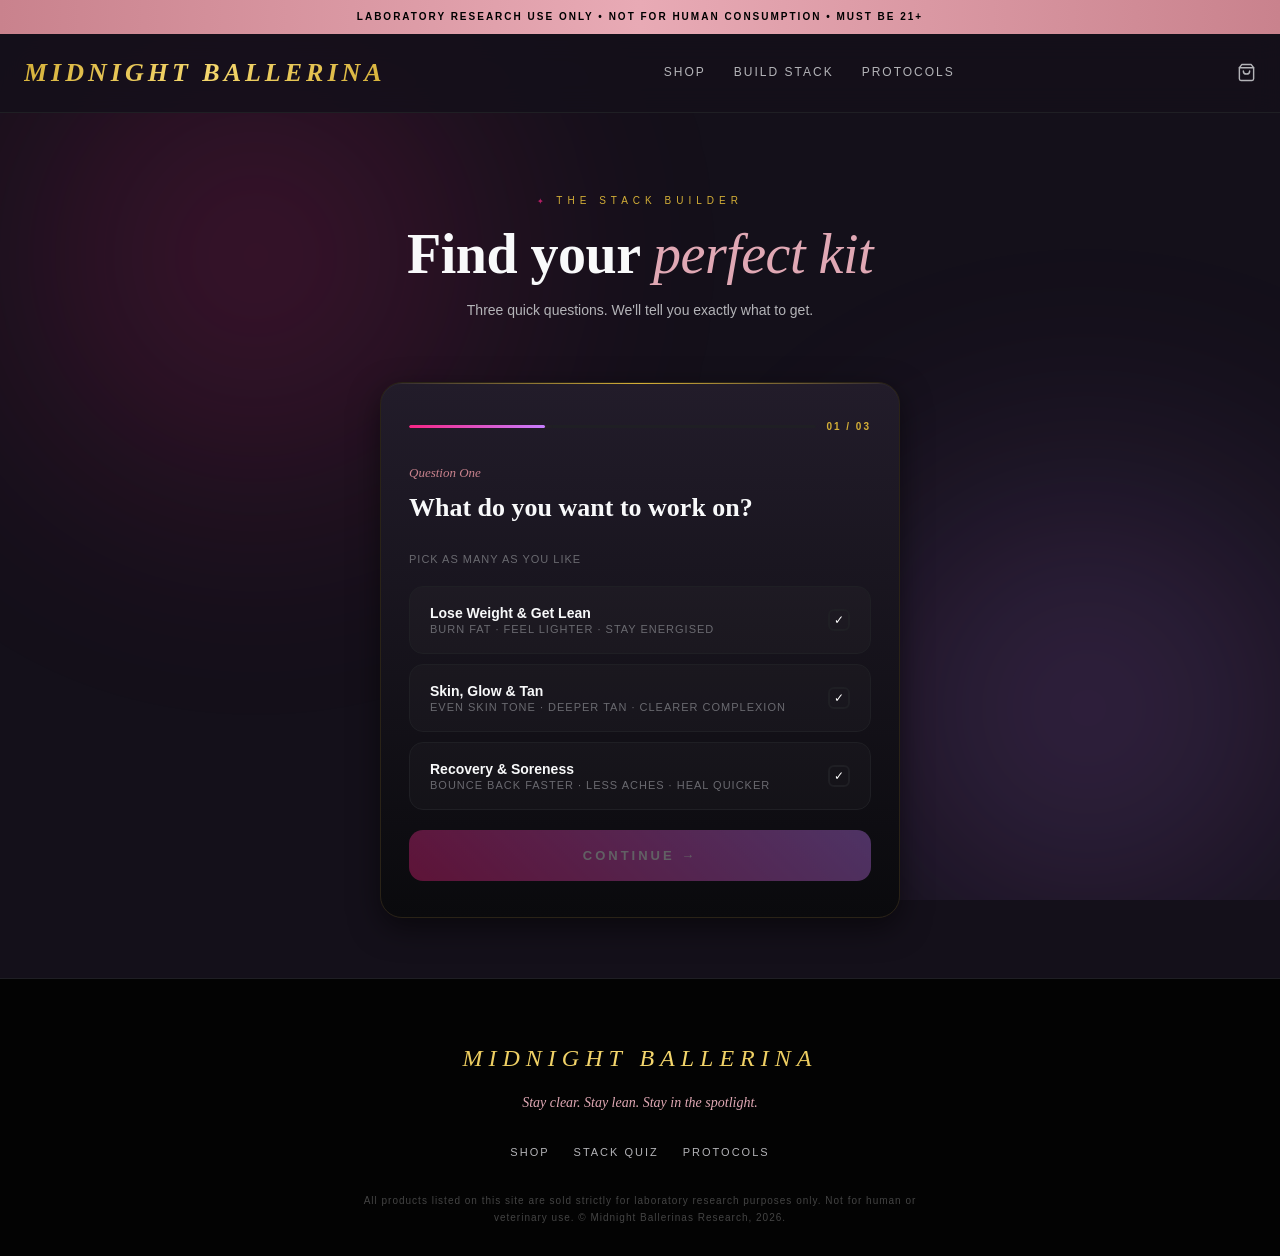
<file: quiz.html>
<!DOCTYPE html>
<html lang="en">
<head>
  <meta charset="UTF-8" />
  <meta name="viewport" content="width=device-width, initial-scale=1.0" />
  <title>Build Your Stack | Midnight Ballerinas</title>
  <link rel="stylesheet" href="style.css" />
</head>
<body>
  <div class="ambient-glow"></div>

  <div class="disclaimer">Laboratory Research Use Only • Not for Human Consumption • Must Be 21+</div>

  <nav>
    <a href="index.html" class="logo">MIDNIGHT BALLERINA</a>
    <div class="nav-links">
      <a href="shop.html">Shop</a>
      <a href="quiz.html">Build Stack</a>
      <a href="protocols.html">Protocols</a>
    </div>
    <a href="cart.html" class="nav-cart" aria-label="Basket">
      <svg width="19" height="19" viewBox="0 0 24 24" fill="none" stroke="currentColor" stroke-width="1.8" stroke-linecap="round" stroke-linejoin="round">
        <path d="M6 2L3 6v14a2 2 0 002 2h14a2 2 0 002-2V6l-3-4z"/><line x1="3" y1="6" x2="21" y2="6"/><path d="M16 10a4 4 0 01-8 0"/>
      </svg>
      <span class="nav-cart-badge" style="display:none;">0</span>
    </a>
    <div id="mobile-menu" onclick="document.querySelector('.nav-links').style.display = (document.querySelector('.nav-links').style.display === 'flex' ? 'none' : 'flex')">Menu</div>
  </nav>

  <!-- QUIZ HEADER -->
  <section class="section" style="padding-bottom: 0;">
    <div class="section-header">
      <div class="section-eyebrow">The Stack Builder</div>
      <h2 class="section-title">Find your <span class="italic">perfect kit</span></h2>
      <p class="section-sub">Three quick questions. We'll tell you exactly what to get.</p>
    </div>
  </section>

  <!-- QUIZ -->
  <div class="quiz-shell">
    <div class="quiz-container" id="quiz-container">

      <!-- Progress -->
      <div class="quiz-progress">
        <div class="quiz-progress-track">
          <div class="quiz-progress-bar" id="progress-bar"></div>
        </div>
        <div class="quiz-progress-label" id="progress-label">01 / 03</div>
      </div>

      <!-- Q1 — multi-select -->
      <div class="quiz-step" id="step-1">
        <div class="quiz-question-num">Question One</div>
        <h3 class="quiz-question">What do you want to work on?</h3>
        <p class="quiz-multiselect-hint">Pick as many as you like</p>

        <button class="quiz-option" onclick="toggleGoal('metabolic', this)">
          <span class="quiz-option-label">
            <span class="quiz-option-title">Lose Weight & Get Lean</span>
            <span class="quiz-option-sub">Burn fat · Feel lighter · Stay energised</span>
          </span>
          <span class="quiz-option-check">✓</span>
        </button>

        <button class="quiz-option" onclick="toggleGoal('glow', this)">
          <span class="quiz-option-label">
            <span class="quiz-option-title">Skin, Glow & Tan</span>
            <span class="quiz-option-sub">Even skin tone · Deeper tan · Clearer complexion</span>
          </span>
          <span class="quiz-option-check">✓</span>
        </button>

        <button class="quiz-option" onclick="toggleGoal('recovery', this)">
          <span class="quiz-option-label">
            <span class="quiz-option-title">Recovery & Soreness</span>
            <span class="quiz-option-sub">Bounce back faster · Less aches · Heal quicker</span>
          </span>
          <span class="quiz-option-check">✓</span>
        </button>

        <button class="quiz-continue" id="q1-continue" onclick="continueFromQ1()">Continue →</button>
      </div>

      <!-- Q2 -->
      <div class="quiz-step" id="step-2" style="display:none;">
        <div class="quiz-question-num">Question Two</div>
        <h3 class="quiz-question">How soon do you need results?</h3>
        <button class="quiz-option" onclick="answer('timeline','short')">
          <span class="quiz-option-label">
            <span class="quiz-option-title">I have something coming up soon</span>
            <span class="quiz-option-sub">Within the next 2–4 weeks</span>
          </span>
          <span class="quiz-option-arrow">→</span>
        </button>
        <button class="quiz-option" onclick="answer('timeline','season')">
          <span class="quiz-option-label">
            <span class="quiz-option-title">Over the next couple of months</span>
            <span class="quiz-option-sub">I want steady, noticeable results</span>
          </span>
          <span class="quiz-option-arrow">→</span>
        </button>
        <button class="quiz-option" onclick="answer('timeline','longterm')">
          <span class="quiz-option-label">
            <span class="quiz-option-title">I want ongoing results</span>
            <span class="quiz-option-sub">Not just a one-off — part of my regular routine</span>
          </span>
          <span class="quiz-option-arrow">→</span>
        </button>
      </div>

      <!-- Q3 -->
      <div class="quiz-step" id="step-3" style="display:none;">
        <div class="quiz-question-num">Question Three</div>
        <h3 class="quiz-question">Have you used anything like this before?</h3>
        <button class="quiz-option" onclick="answer('level','new')">
          <span class="quiz-option-label">
            <span class="quiz-option-title">No, this is my first time</span>
            <span class="quiz-option-sub">I'm new to this — keep it simple</span>
          </span>
          <span class="quiz-option-arrow">→</span>
        </button>
        <button class="quiz-option" onclick="answer('level','intermediate')">
          <span class="quiz-option-label">
            <span class="quiz-option-title">Yes, I've tried a few things</span>
            <span class="quiz-option-sub">I know the basics and I'm comfortable</span>
          </span>
          <span class="quiz-option-arrow">→</span>
        </button>
        <button class="quiz-option" onclick="answer('level','advanced')">
          <span class="quiz-option-label">
            <span class="quiz-option-title">Yes, I use these regularly</span>
            <span class="quiz-option-sub">I know what I'm doing — give me the full kit</span>
          </span>
          <span class="quiz-option-arrow">→</span>
        </button>
      </div>
    </div>

    <!-- RESULT — Clinical Luxe -->
    <div class="quiz-result" id="result" style="display:none;">
      <div class="quiz-result-eyebrow">Your Recommended Bundle</div>
      <h3 class="quiz-result-name" id="result-name"></h3>
      <p class="quiz-result-desc" id="result-desc"></p>

      <div class="quiz-result-items" id="result-items"></div>

      <div style="display:flex; align-items:center; gap:10px; background:rgba(212,175,55,0.08); border:1px solid rgba(212,175,55,0.25); border-radius:10px; padding:12px 16px; margin-bottom:16px;">
        <span style="color:#D4AF37; font-size:13px;">✦</span>
        <span style="font-size:12px; color:#6a5a5e; flex:1;">Bacteriostatic water included free with every order — everything you need to get started.</span>
      </div>

      <div class="quiz-result-total">
        <span class="quiz-result-total-label">Bundle Total · Stack Discount Applied</span>
        <span class="quiz-result-total-amount">
          <span class="quiz-result-total-strike" id="result-strike"></span>
          <span id="result-total"></span>
        </span>
      </div>

      <button class="btn-rosegold" style="display:block; width:100%; cursor:pointer; border:none;" onclick="addBundleToCart()">Add Bundle to Basket</button>
      <a href="cart.html" class="btn-ghost" style="display:block; text-align:center; margin-top:12px;">View Basket →</a>
      <a class="quiz-restart" onclick="restart()">↻ Restart Quiz</a>
    </div>
  </div>

  <!-- FOOTER -->
  <footer>
    <div class="footer-logo">MIDNIGHT BALLERINA</div>
    <div class="footer-tagline">Stay clear. Stay lean. Stay in the spotlight.</div>
    <div class="footer-links">
      <a href="shop.html">Shop</a>
      <a href="quiz.html">Stack Quiz</a>
      <a href="protocols.html">Protocols</a>
    </div>
    <div class="footer-fineprint">
      All products listed on this site are sold strictly for laboratory research purposes only.
      Not for human or veterinary use. © Midnight Ballerinas Research, 2026.
    </div>
  </footer>

  <script src="cart.js"></script>
  <script>
    const state = { goals: [], timeline: null, level: null, step: 1 };
    let currentResultItems = [];

    // Bundle catalog — keyed by goal (key field maps to MB_CATALOG; null = not a purchasable item)
    const bundles = {
      metabolic: {
        pillarLabel: 'Lean',
        name: 'The <em>Main Stage</em> Lean Bundle',
        desc: 'Everything you need to lose weight, burn fat, and keep your energy up while you do it. One injection a week and your body does the rest.',
        items: [
          { name: 'Retatrutide', dose: '30mg', key: 'retatrutide' },
          { name: 'BPC-157 / TB-500', dose: '5mg / 5mg', key: 'encore' },
          { name: 'GHK-Cu Glow Blend', dose: '50mg', key: 'ghkcu' }
        ],
        retail: 269, bundle: 219
      },
      glow: {
        pillarLabel: 'Glow',
        name: 'The <em>High-Def</em> Glow Bundle',
        desc: 'Deep tan, clearer skin, and a brighter complexion — all three working together. You\'ll notice the difference in tone and texture within weeks.',
        items: [
          { name: 'Melanotan-2 Nasal Spray', dose: '10mg — ready to use', key: 'mt2' },
          { name: 'GHK-Cu Glow Blend', dose: '50mg', key: 'ghkcu' },
          { name: 'L-Glutathione', dose: '1500mg', key: 'glutathione' }
        ],
        retail: 149, bundle: 119
      },
      recovery: {
        pillarLabel: 'Recovery',
        name: 'The <em>Closing Time</em> Recovery Bundle',
        desc: 'Cuts soreness, speeds up healing, and helps you bounce back faster after hard nights. Less aching, more doing.',
        items: [
          { name: 'BPC-157 / TB-500', dose: '5mg / 5mg', key: 'encore' },
          { name: 'L-Glutathione', dose: '1500mg', key: 'glutathione' }
        ],
        retail: 94, bundle: 75
      }
    };

    function toggleGoal(value, el) {
      el.classList.toggle('selected');
      const idx = state.goals.indexOf(value);
      if (idx === -1) {
        state.goals.push(value);
      } else {
        state.goals.splice(idx, 1);
      }
      const cont = document.getElementById('q1-continue');
      if (state.goals.length > 0) {
        cont.classList.add('enabled');
      } else {
        cont.classList.remove('enabled');
      }
    }

    function continueFromQ1() {
      if (state.goals.length === 0) return;
      document.getElementById('step-1').style.display = 'none';
      state.step = 2;
      const next = document.getElementById('step-2');
      next.style.display = 'block';
      next.style.animation = 'none';
      next.offsetHeight;
      next.style.animation = '';
      setProgress(1);
    }

    function setProgress(step) {
      const pct = (step / 3) * 100;
      document.getElementById('progress-bar').style.width = pct + '%';
      document.getElementById('progress-label').innerText =
        '0' + Math.min(step, 3) + ' / 03';
    }

    function answer(key, value) {
      state[key] = value;
      const cur = document.getElementById('step-' + state.step);
      if (cur) cur.style.display = 'none';
      state.step += 1;
      if (state.step <= 3) {
        const next = document.getElementById('step-' + state.step);
        if (next) {
          next.style.display = 'block';
          next.style.animation = 'none';
          next.offsetHeight;
          next.style.animation = '';
        }
        setProgress(state.step - 1);
      } else {
        renderResult();
      }
    }

    function renderResult() {
      const goals = state.goals;
      let bundleName, bundleDesc, items, retail, bundle;

      if (goals.length === 1) {
        const b = bundles[goals[0]];
        bundleName = b.name;
        bundleDesc = b.desc;
        items = [...b.items];
        retail = b.retail;
        bundle = b.bundle;

        if (state.level === 'new') {
          items = items.slice(0, 2).concat(items.slice(-1));
          retail = Math.round(retail * 0.78);
          bundle = Math.round(bundle * 0.78);
        }
      } else {
        // Combo bundle — merge items from all selected goals
        const labels = goals.map(g => bundles[g].pillarLabel);
        bundleName = `The <em>${labels.join(' × ')}</em> Bundle`;
        bundleDesc = `A cross-pillar research stack combining ${labels.join(' and ')} protocols. Built for performers who don't pick just one goal.`;

        const seen = new Set();
        items = [];
        retail = 0;
        bundle = 0;

        goals.forEach(g => {
          const b = bundles[g];
          b.items.forEach(i => {
            if (!seen.has(i.name)) {
              seen.add(i.name);
              items.push(i);
            }
          });
          retail += b.retail;
          bundle += b.bundle;
        });

        // Combo discount
        retail = Math.round(retail * 0.9);
        bundle = Math.round(bundle * 0.87);
      }

      // Hide quiz, show result
      document.getElementById('quiz-container').style.display = 'none';
      const result = document.getElementById('result');
      result.style.display = 'block';

      document.getElementById('result-name').innerHTML = bundleName;
      document.getElementById('result-desc').innerText = bundleDesc;

      const itemsEl = document.getElementById('result-items');
      itemsEl.innerHTML = items.map(i => `
        <div class="quiz-result-item">
          <span class="quiz-result-item-name">${i.name}</span>
          <span class="quiz-result-item-dose">${i.dose}</span>
        </div>
      `).join('');

      document.getElementById('result-strike').innerText = '£' + retail;
      document.getElementById('result-total').innerText = '£' + bundle;

      // Store for basket
      currentResultItems = items;

      setProgress(3);
      document.getElementById('progress-label').innerText = 'Complete';
    }

    function addBundleToCart() {
      currentResultItems.forEach(function(item) {
        if (item.key) mbAddItem(item.key, 1);
      });
      localStorage.setItem('mb_bundle_discount', 'true');
      window.location.href = 'cart.html';
    }

    function restart() {
      state.goals = []; state.timeline = null; state.level = null; state.step = 1;
      document.querySelectorAll('#step-1 .quiz-option').forEach(el => el.classList.remove('selected'));
      document.getElementById('q1-continue').classList.remove('enabled');
      document.getElementById('result').style.display = 'none';
      document.getElementById('quiz-container').style.display = 'block';
      document.querySelectorAll('.quiz-step').forEach((s, i) => {
        s.style.display = i === 0 ? 'block' : 'none';
      });
      setProgress(1);
    }

    // Init
    setProgress(1);
  </script>
</body>
</html>
</file>
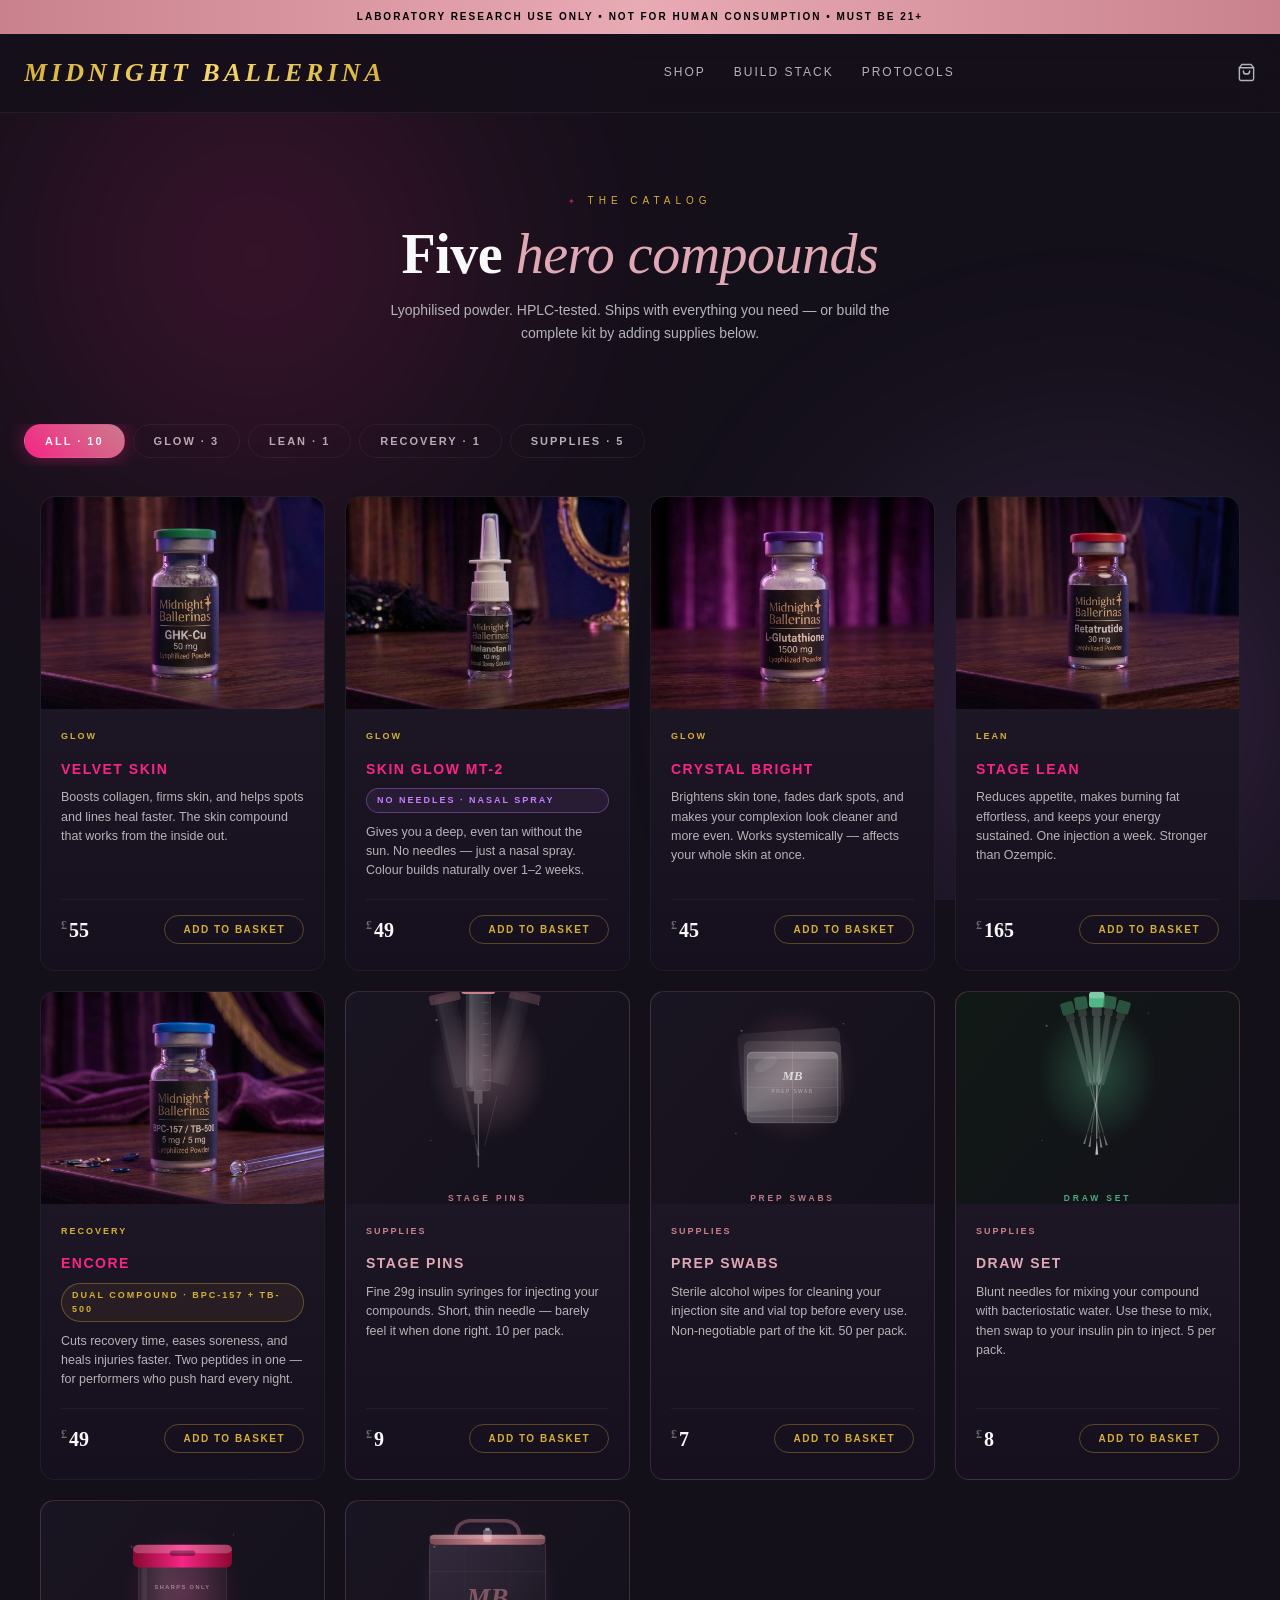
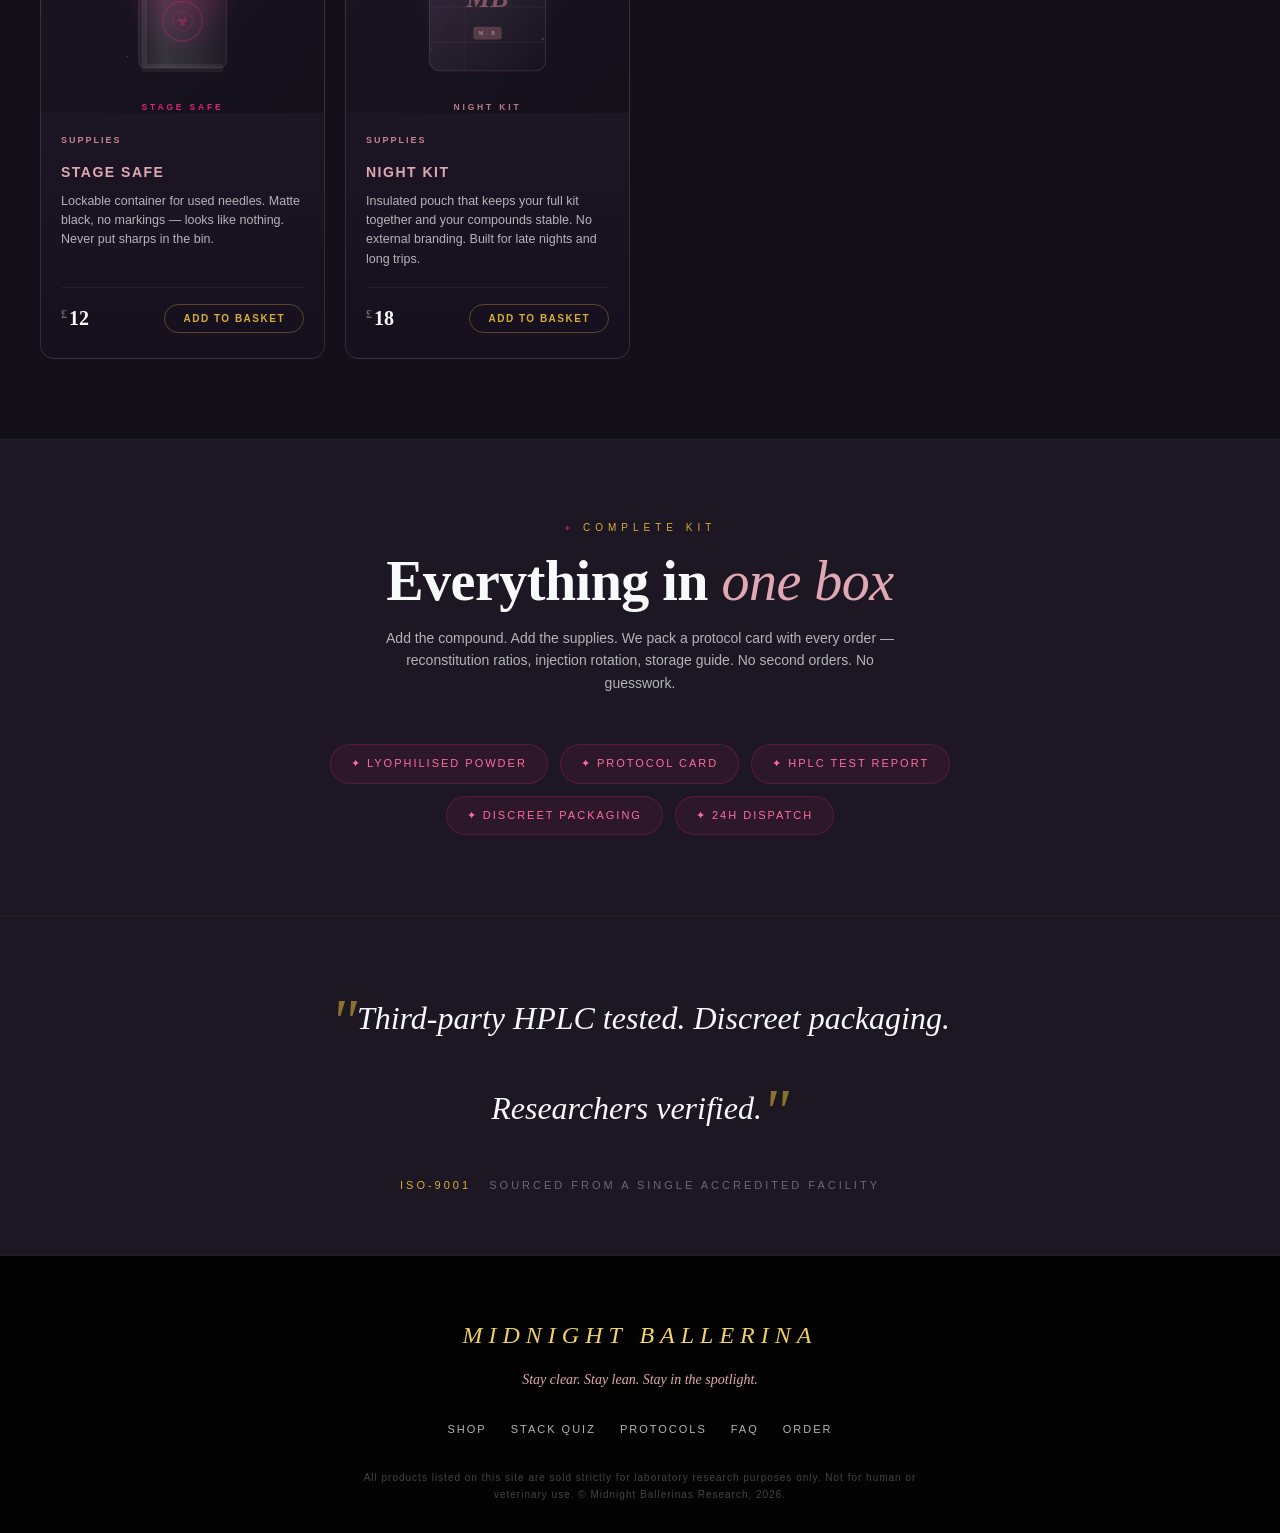
<file: shop.html>
<!DOCTYPE html>
<html lang="en">
<head>
  <meta charset="UTF-8" />
  <meta name="viewport" content="width=device-width, initial-scale=1.0" />
  <title>Catalog | Midnight Ballerinas</title>
  <link rel="stylesheet" href="style.css" />
</head>
<body>
  <div class="ambient-glow"></div>

  <div class="disclaimer">Laboratory Research Use Only • Not for Human Consumption • Must Be 21+</div>

  <nav>
    <a href="index.html" class="logo">MIDNIGHT BALLERINA</a>
    <div class="nav-links">
      <a href="shop.html">Shop</a>
      <a href="quiz.html">Build Stack</a>
      <a href="protocols.html">Protocols</a>
    </div>
    <a href="cart.html" class="nav-cart" aria-label="Basket">
      <svg width="19" height="19" viewBox="0 0 24 24" fill="none" stroke="currentColor" stroke-width="1.8" stroke-linecap="round" stroke-linejoin="round">
        <path d="M6 2L3 6v14a2 2 0 002 2h14a2 2 0 002-2V6l-3-4z"/><line x1="3" y1="6" x2="21" y2="6"/><path d="M16 10a4 4 0 01-8 0"/>
      </svg>
      <span class="nav-cart-badge" style="display:none;">0</span>
    </a>
    <div id="mobile-menu" onclick="document.querySelector('.nav-links').style.display = (document.querySelector('.nav-links').style.display === 'flex' ? 'none' : 'flex')">Menu</div>
  </nav>

  <!-- CATALOG HEADER -->
  <section class="section" style="padding-bottom: 30px;">
    <div class="section-header">
      <div class="section-eyebrow">The Catalog</div>
      <h2 class="section-title">Five <span class="italic">hero compounds</span></h2>
      <p class="section-sub">Lyophilised powder. HPLC-tested. Ships with everything you need —
        or build the complete kit by adding supplies below.</p>
    </div>
  </section>

  <!-- FILTER PILLS -->
  <div class="filter-pills">
    <button class="filter-pill active" data-filter="all">All · 10</button>
    <button class="filter-pill" data-filter="glow">Glow · 3</button>
    <button class="filter-pill" data-filter="lean">Lean · 1</button>
    <button class="filter-pill" data-filter="recovery">Recovery · 1</button>
    <button class="filter-pill" data-filter="supplies">Supplies · 5</button>
  </div>

  <!-- CATALOG GRID -->
  <section class="section" style="padding-top: 0;">
    <div class="product-grid" id="grid">

      <!-- GLOW (3) -->
      <a href="product.html?id=ghkcu" class="product-card" data-cat="glow">
        <div class="product-img">
          <img src="images/velvet-skin.jpg" alt="Velvet Skin" style="object-position: center center;" />
        </div>
        <div class="product-tag">Glow</div>
        <div class="product-name">Velvet Skin</div>
        <p class="product-desc">Boosts collagen, firms skin, and helps spots and lines heal faster. The skin compound that works from the inside out.</p>
        <div class="product-meta">
          <div class="product-price"><span class="currency">£</span>55</div>
          <button class="product-add-btn" onclick="event.preventDefault();event.stopPropagation();addToCart('ghkcu',this)">Add to Basket</button>
        </div>
      </a>

      <a href="product.html?id=mt2" class="product-card" data-cat="glow">
        <div class="product-img">
          <img src="images/mt2-spray.jpg" alt="Skin Glow MT-2" style="object-position: center center;" />
        </div>
        <div class="product-tag">Glow</div>
        <div class="product-name">Skin Glow MT-2</div>
        <span class="product-badge-spray">No needles · Nasal Spray</span>
        <p class="product-desc">Gives you a deep, even tan without the sun. No needles — just a nasal spray. Colour builds naturally over 1–2 weeks.</p>
        <div class="product-meta">
          <div class="product-price"><span class="currency">£</span>49</div>
          <button class="product-add-btn" onclick="event.preventDefault();event.stopPropagation();addToCart('mt2',this)">Add to Basket</button>
        </div>
      </a>

      <a href="product.html?id=glutathione" class="product-card" data-cat="glow">
        <div class="product-img">
          <img src="images/crystal-bright.jpg" alt="Crystal Bright" style="object-position: center center;" />
        </div>
        <div class="product-tag">Glow</div>
        <div class="product-name">Crystal Bright</div>
        <p class="product-desc">Brightens skin tone, fades dark spots, and makes your complexion look cleaner and more even. Works systemically — affects your whole skin at once.</p>
        <div class="product-meta">
          <div class="product-price"><span class="currency">£</span>45</div>
          <button class="product-add-btn" onclick="event.preventDefault();event.stopPropagation();addToCart('glutathione',this)">Add to Basket</button>
        </div>
      </a>

      <!-- LEAN (1) -->
      <a href="product.html?id=retatrutide" class="product-card" data-cat="lean">
        <div class="product-img">
          <img src="images/stage-lean.jpg" alt="Stage Lean" style="object-position: center center;" />
        </div>
        <div class="product-tag">Lean</div>
        <div class="product-name">Stage Lean</div>
        <p class="product-desc">Reduces appetite, makes burning fat effortless, and keeps your energy sustained. One injection a week. Stronger than Ozempic.</p>
        <div class="product-meta">
          <div class="product-price"><span class="currency">£</span>165</div>
          <button class="product-add-btn" onclick="event.preventDefault();event.stopPropagation();addToCart('retatrutide',this)">Add to Basket</button>
        </div>
      </a>

      <!-- RECOVERY (1) -->
      <a href="product.html?id=encore" class="product-card" data-cat="recovery">
        <div class="product-img">
          <img src="images/encore.jpg" alt="Encore" style="object-position: center 30%;" />
        </div>
        <div class="product-tag">Recovery</div>
        <div class="product-name">Encore</div>
        <span class="product-badge-dual">Dual Compound · BPC-157 + TB-500</span>
        <p class="product-desc">Cuts recovery time, eases soreness, and heals injuries faster. Two peptides in one — for performers who push hard every night.</p>
        <div class="product-meta">
          <div class="product-price"><span class="currency">£</span>49</div>
          <button class="product-add-btn" onclick="event.preventDefault();event.stopPropagation();addToCart('encore',this)">Add to Basket</button>
        </div>
      </a>

      <!-- SUPPLIES (5) -->
      <a href="product.html?id=pins" class="product-card" data-cat="supplies">
        <div class="product-img">
          <img src="images/insulin-pins.svg" alt="Stage Pins" />
        </div>
        <div class="product-tag">Supplies</div>
        <div class="product-name">Stage Pins</div>
        <p class="product-desc">Fine 29g insulin syringes for injecting your compounds. Short, thin needle — barely feel it when done right. 10 per pack.</p>
        <div class="product-meta">
          <div class="product-price"><span class="currency">£</span>9</div>
          <button class="product-add-btn" onclick="event.preventDefault();event.stopPropagation();addToCart('pins',this)">Add to Basket</button>
        </div>
      </a>

      <a href="product.html?id=swabs" class="product-card" data-cat="supplies">
        <div class="product-img">
          <img src="images/prep-pads.svg" alt="Prep Swabs" />
        </div>
        <div class="product-tag">Supplies</div>
        <div class="product-name">Prep Swabs</div>
        <p class="product-desc">Sterile alcohol wipes for cleaning your injection site and vial top before every use. Non-negotiable part of the kit. 50 per pack.</p>
        <div class="product-meta">
          <div class="product-price"><span class="currency">£</span>7</div>
          <button class="product-add-btn" onclick="event.preventDefault();event.stopPropagation();addToCart('swabs',this)">Add to Basket</button>
        </div>
      </a>

      <a href="product.html?id=draw" class="product-card" data-cat="supplies">
        <div class="product-img">
          <img src="images/draw-needles.svg" alt="Draw Set" />
        </div>
        <div class="product-tag">Supplies</div>
        <div class="product-name">Draw Set</div>
        <p class="product-desc">Blunt needles for mixing your compound with bacteriostatic water. Use these to mix, then swap to your insulin pin to inject. 5 per pack.</p>
        <div class="product-meta">
          <div class="product-price"><span class="currency">£</span>8</div>
          <button class="product-add-btn" onclick="event.preventDefault();event.stopPropagation();addToCart('draw',this)">Add to Basket</button>
        </div>
      </a>

      <a href="product.html?id=sharps" class="product-card" data-cat="supplies">
        <div class="product-img">
          <img src="images/sharps-container.svg" alt="Stage Safe" />
        </div>
        <div class="product-tag">Supplies</div>
        <div class="product-name">Stage Safe</div>
        <p class="product-desc">Lockable container for used needles. Matte black, no markings — looks like nothing. Never put sharps in the bin.</p>
        <div class="product-meta">
          <div class="product-price"><span class="currency">£</span>12</div>
          <button class="product-add-btn" onclick="event.preventDefault();event.stopPropagation();addToCart('sharps',this)">Add to Basket</button>
        </div>
      </a>

      <a href="product.html?id=pouch" class="product-card" data-cat="supplies">
        <div class="product-img">
          <img src="images/night-pouch.svg" alt="Night Kit" />
        </div>
        <div class="product-tag">Supplies</div>
        <div class="product-name">Night Kit</div>
        <p class="product-desc">Insulated pouch that keeps your full kit together and your compounds stable. No external branding. Built for late nights and long trips.</p>
        <div class="product-meta">
          <div class="product-price"><span class="currency">£</span>18</div>
          <button class="product-add-btn" onclick="event.preventDefault();event.stopPropagation();addToCart('pouch',this)">Add to Basket</button>
        </div>
      </a>

    </div>
  </section>

  <!-- WHAT'S IN THE BOX -->
  <section class="section reveal" style="background: var(--bg-elevated); border-top: 1px solid var(--border-subtle); border-bottom: 1px solid var(--border-subtle);">
    <div class="section-header">
      <div class="section-eyebrow">Complete Kit</div>
      <h2 class="section-title">Everything in <span class="italic">one box</span></h2>
      <p class="section-sub">Add the compound. Add the supplies. We pack a protocol card with every order — reconstitution ratios, injection rotation, storage guide. No second orders. No guesswork.</p>
    </div>
    <div style="display:flex; flex-wrap:wrap; justify-content:center; gap:12px; max-width:700px; margin:0 auto;">
      <span style="background:rgba(247,37,133,0.08); border:1px solid rgba(247,37,133,0.2); border-radius:30px; padding:10px 20px; font-size:11px; letter-spacing:2px; text-transform:uppercase; color:var(--neon-pink-soft);">✦ Lyophilised Powder</span>
      <span style="background:rgba(247,37,133,0.08); border:1px solid rgba(247,37,133,0.2); border-radius:30px; padding:10px 20px; font-size:11px; letter-spacing:2px; text-transform:uppercase; color:var(--neon-pink-soft);">✦ Protocol Card</span>
      <span style="background:rgba(247,37,133,0.08); border:1px solid rgba(247,37,133,0.2); border-radius:30px; padding:10px 20px; font-size:11px; letter-spacing:2px; text-transform:uppercase; color:var(--neon-pink-soft);">✦ HPLC Test Report</span>
      <span style="background:rgba(247,37,133,0.08); border:1px solid rgba(247,37,133,0.2); border-radius:30px; padding:10px 20px; font-size:11px; letter-spacing:2px; text-transform:uppercase; color:var(--neon-pink-soft);">✦ Discreet Packaging</span>
      <span style="background:rgba(247,37,133,0.08); border:1px solid rgba(247,37,133,0.2); border-radius:30px; padding:10px 20px; font-size:11px; letter-spacing:2px; text-transform:uppercase; color:var(--neon-pink-soft);">✦ 24h Dispatch</span>
    </div>
  </section>

  <!-- TRUST STRIP -->
  <section class="proof">
    <p class="proof-quote">Third-party HPLC tested. Discreet packaging. Researchers verified.</p>
    <div class="proof-attr"><span>ISO-9001</span> &nbsp; Sourced from a single accredited facility</div>
  </section>

  <!-- FOOTER -->
  <footer>
    <div class="footer-logo">MIDNIGHT BALLERINA</div>
    <div class="footer-tagline">Stay clear. Stay lean. Stay in the spotlight.</div>
    <div class="footer-links">
      <a href="shop.html">Shop</a>
      <a href="quiz.html">Stack Quiz</a>
      <a href="protocols.html">Protocols</a>
      <a href="faq.html">FAQ</a>
      <a href="checkout.html">Order</a>
    </div>
    <div class="footer-fineprint">
      All products listed on this site are sold strictly for laboratory research purposes only. Not for human or
      veterinary use. © Midnight Ballerinas Research, 2026.
    </div>
  </footer>

  <script src="cart.js"></script>
  <script>
    // Filter pills
    const pills = document.querySelectorAll('.filter-pill');
    const cards = document.querySelectorAll('#grid .product-card');
    pills.forEach((pill) => {
      pill.addEventListener('click', () => {
        pills.forEach((p) => p.classList.remove('active'));
        pill.classList.add('active');
        const f = pill.dataset.filter;
        cards.forEach((c) => {
          const show = f === 'all' || c.dataset.cat === f;
          c.style.display = show ? 'flex' : 'none';
        });
      });
    });

    // Add to basket with flash feedback
    function addToCart(key, btn) {
      mbAddItem(key);
      btn.textContent = '✓ Added';
      btn.classList.add('product-add-btn--added');
      setTimeout(() => {
        btn.textContent = 'Add to Basket';
        btn.classList.remove('product-add-btn--added');
      }, 1600);
    }

    // Scroll reveal
    const io = new IntersectionObserver((entries) => {
      entries.forEach((e) => {
        if (e.isIntersecting) { e.target.classList.add('in'); io.unobserve(e.target); }
      });
    }, { threshold: 0.12 });
    document.querySelectorAll('.reveal').forEach((el) => io.observe(el));
  </script>
</body>
</html>
</file>
<file: style.css>
/* ============================================
   MIDNIGHT BALLERINA — Dark Glamour System
   ============================================ */

:root {
  --bg-dark: #14101a;
  --bg-elevated: #1c1722;
  --card-bg: #221c2a;
  --card-bg-hover: #2a2233;
  --border-subtle: #1f1f24;
  --border-gold: #2a2317;

  --gold: #D4AF37;
  --gold-soft: #b8962e;
  --gold-glow: rgba(212, 175, 55, 0.35);

  --neon-pink: #F72585;
  --neon-pink-soft: #ff6ba8;
  --neon-purple: #C77DFF;
  --neon-glow: rgba(247, 37, 133, 0.45);

  --rose-gold: #C9828D;
  --rose-gold-soft: #e0a8b4;
  --blush: #FFB4C8;
  --clinical-white: #F8F9FA;
  --clinical-cream: #faf6f1;

  --text-primary: #F8F9FA;
  --text-secondary: #b4b4b8;
  --text-muted: #6a6a70;

  --font-display: 'Playfair Display', 'Cormorant Garamond', Georgia, serif;
  --font-sans: 'Inter', -apple-system, BlinkMacSystemFont, 'Segoe UI', sans-serif;

  --radius-sm: 8px;
  --radius-md: 14px;
  --radius-lg: 22px;

  --shadow-card: 0 10px 30px rgba(0, 0, 0, 0.5), 0 1px 0 rgba(255, 255, 255, 0.03) inset;
  --shadow-glow-pink: 0 0 30px rgba(247, 37, 133, 0.4), 0 0 60px rgba(199, 125, 255, 0.25);
  --shadow-glow-gold: 0 0 25px rgba(212, 175, 55, 0.35);

  --ease: cubic-bezier(0.22, 1, 0.36, 1);
}

* {
  box-sizing: border-box;
}

html {
  scroll-behavior: smooth;
}

body {
  background-color: var(--bg-dark);
  color: var(--text-primary);
  font-family: var(--font-sans);
  margin: 0;
  padding: 0;
  overflow-x: hidden;
  -webkit-font-smoothing: antialiased;
  -moz-osx-font-smoothing: grayscale;
  line-height: 1.6;
}

/* Typography fallbacks via Google Fonts */
@import url('https://fonts.googleapis.com/css2?family=Inter:wght@300;400;500;600;700&family=Playfair+Display:ital,wght@0,400;0,600;0,700;0,900;1,400&display=swap');

img { max-width: 100%; display: block; }
a { color: inherit; }

/* ============================================
   AMBIENT BACKGROUND GLOW
   ============================================ */
.ambient-glow {
  position: fixed;
  inset: 0;
  pointer-events: none;
  z-index: 0;
  overflow: hidden;
}
.ambient-glow::before,
.ambient-glow::after {
  content: '';
  position: absolute;
  width: 60vw;
  height: 60vw;
  border-radius: 50%;
  filter: blur(120px);
  opacity: 0.25;
  animation: drift 22s ease-in-out infinite alternate;
}
.ambient-glow::before {
  background: radial-gradient(circle, var(--neon-pink), transparent 60%);
  top: -10vw;
  left: -10vw;
}
.ambient-glow::after {
  background: radial-gradient(circle, var(--neon-purple), transparent 60%);
  bottom: -15vw;
  right: -15vw;
  animation-delay: -8s;
}
@keyframes drift {
  0%   { transform: translate(0, 0) scale(1); }
  100% { transform: translate(40px, -30px) scale(1.15); }
}

/* ============================================
   DISCLAIMER STRIP
   ============================================ */
.disclaimer {
  background: linear-gradient(90deg, var(--gold-soft), var(--gold), var(--gold-soft));
  color: #000;
  font-size: 10px;
  text-align: center;
  padding: 9px 12px;
  font-weight: 800;
  text-transform: uppercase;
  letter-spacing: 2px;
  position: relative;
  z-index: 10;
}

/* ============================================
   NAVIGATION
   ============================================ */
nav {
  display: flex;
  justify-content: space-between;
  align-items: center;
  padding: 18px 24px;
  border-bottom: 1px solid var(--border-subtle);
  background: rgba(20, 16, 26, 0.85);
  backdrop-filter: blur(14px);
  -webkit-backdrop-filter: blur(14px);
  position: sticky;
  top: 0;
  z-index: 50;
}

.logo {
  font-family: var(--font-display);
  font-style: italic;
  font-weight: 700;
  font-size: 26px;
  letter-spacing: 4px;
  background: linear-gradient(135deg, var(--gold) 0%, #f5d76e 50%, var(--gold) 100%);
  -webkit-background-clip: text;
  background-clip: text;
  -webkit-text-fill-color: transparent;
  text-decoration: none;
}

.nav-links {
  display: none;
  gap: 28px;
  font-size: 12px;
  letter-spacing: 2px;
  text-transform: uppercase;
}
.nav-links a {
  text-decoration: none;
  color: var(--text-secondary);
  transition: color 0.3s var(--ease);
  position: relative;
}
.nav-links a:hover { color: var(--neon-pink); }
.nav-links a::after {
  content: '';
  position: absolute;
  left: 0; bottom: -6px;
  width: 0; height: 1px;
  background: var(--neon-pink);
  transition: width 0.4s var(--ease);
}
.nav-links a:hover::after { width: 100%; }

#mobile-menu {
  font-size: 11px;
  letter-spacing: 3px;
  text-transform: uppercase;
  color: var(--neon-pink);
  cursor: pointer;
  font-weight: 600;
  padding: 8px 14px;
  border: 1px solid var(--neon-pink);
  border-radius: 30px;
  transition: all 0.3s var(--ease);
}
#mobile-menu:hover {
  background: var(--neon-pink);
  color: #000;
  box-shadow: 0 0 18px var(--neon-glow);
}

@media (min-width: 768px) {
  .nav-links { display: flex; }
  #mobile-menu { display: none; }
}

/* ============================================
   HERO
   ============================================ */
.hero {
  min-height: 100vh;
  display: flex;
  flex-direction: column;
  justify-content: center;
  align-items: center;
  text-align: center;
  padding: 0;
  position: relative;
  overflow: hidden;
  background: var(--bg-dark);
}

/* ── Cinematic Slideshow ──────────────────────── */
.hero-slides {
  position: absolute;
  inset: 0;
  z-index: 0;
}

.hero-slide {
  position: absolute;
  inset: 0;
  background-size: cover;
  background-position: center 40%;
  opacity: 0;
  transform: scale(1.06);
  transition:
    opacity 1.8s cubic-bezier(0.4, 0, 0.2, 1),
    transform 7s cubic-bezier(0.0, 0.0, 0.2, 1);
  will-change: opacity, transform;
}

.hero-slide.active {
  opacity: 1;
  transform: scale(1.0);
}

/* Slide-specific focal points */
.hero-slide:nth-child(1) { background-position: center 38%; } /* Encore — BPC-157/TB-500 purple velvet */
.hero-slide:nth-child(2) { background-position: center 48%; } /* Group lineup */
.hero-slide:nth-child(3) { background-position: center 52%; } /* Stage Lean — Retatrutide */
.hero-slide:nth-child(4) { background-position: center 55%; } /* Velvet Skin — GHK-Cu */
.hero-slide:nth-child(5) { background-position: center 40%; } /* MT-2 nasal spray */

/* Multi-layer overlay: cinematic vignette + brand tint */
.hero-bg-overlay {
  position: absolute;
  inset: 0;
  z-index: 1;
  background:
    linear-gradient(to bottom,
      rgba(20, 16, 26, 0.45) 0%,
      rgba(20, 16, 26, 0.25) 35%,
      rgba(20, 16, 26, 0.65) 70%,
      rgba(20, 16, 26, 0.97) 100%),
    radial-gradient(ellipse at 25% 55%, rgba(199, 125, 255, 0.14), transparent 55%),
    radial-gradient(ellipse at 75% 25%, rgba(247, 37, 133, 0.10), transparent 50%);
}

/* Slide dot indicators */
.hero-indicators {
  position: absolute;
  bottom: 32px;
  left: 50%;
  transform: translateX(-50%);
  z-index: 10;
  display: flex;
  gap: 10px;
  align-items: center;
}
.hero-dot {
  width: 6px;
  height: 6px;
  border-radius: 50%;
  background: rgba(255, 255, 255, 0.25);
  cursor: pointer;
  transition: all 0.4s ease;
  border: 1px solid rgba(255,255,255,0.1);
}
.hero-dot.active {
  width: 22px;
  border-radius: 3px;
  background: var(--gold);
  border-color: var(--gold);
  box-shadow: 0 0 8px var(--gold-glow);
}

/* Content sits above all layers */
.hero-content-wrap {
  position: relative;
  z-index: 2;
  display: flex;
  flex-direction: column;
  align-items: center;
  padding: 120px 24px 80px;
  width: 100%;
}

.hero::before {
  content: '';
  position: absolute;
  inset: 0;
  z-index: 1;
  background-image:
    linear-gradient(rgba(212, 175, 55, 0.03) 1px, transparent 1px),
    linear-gradient(90deg, rgba(212, 175, 55, 0.03) 1px, transparent 1px);
  background-size: 60px 60px;
  mask-image: radial-gradient(ellipse at center, black 20%, transparent 70%);
  -webkit-mask-image: radial-gradient(ellipse at center, black 20%, transparent 70%);
  pointer-events: none;
}

.hero-eyebrow {
  font-size: 11px;
  letter-spacing: 6px;
  text-transform: uppercase;
  color: var(--gold);
  margin-bottom: 20px;
  font-weight: 500;
  position: relative;
  display: inline-block;
}
.hero-eyebrow::before,
.hero-eyebrow::after {
  content: '';
  display: inline-block;
  width: 30px; height: 1px;
  background: var(--gold);
  vertical-align: middle;
  margin: 0 14px;
}

.hero h1 {
  font-family: var(--font-display);
  font-weight: 700;
  font-size: clamp(3rem, 12vw, 6.5rem);
  line-height: 0.92;
  margin: 0;
  letter-spacing: -2px;
  position: relative;
  z-index: 1;
  text-shadow: 0 4px 40px rgba(0,0,0,0.6);
}
.hero h1 .accent {
  font-style: italic;
  font-weight: 400;
  background: linear-gradient(135deg, var(--neon-pink), var(--neon-purple));
  -webkit-background-clip: text;
  background-clip: text;
  -webkit-text-fill-color: transparent;
  filter: drop-shadow(0 0 30px var(--neon-glow));
}

.hero p.lede {
  color: rgba(248, 249, 250, 0.85);
  max-width: 420px;
  margin: 28px auto 36px;
  font-size: 16px;
  line-height: 1.7;
  position: relative;
  z-index: 1;
}

/* Hero stats row */
.hero-stats {
  display: flex;
  gap: 30px;
  margin-top: 50px;
  position: relative;
  z-index: 1;
}
.hero-stat {
  text-align: center;
}
.hero-stat-num {
  font-family: var(--font-display);
  font-size: 28px;
  color: var(--gold);
  font-weight: 700;
}
.hero-stat-label {
  font-size: 9px;
  letter-spacing: 2px;
  text-transform: uppercase;
  color: var(--text-muted);
  margin-top: 4px;
}

/* ============================================
   BUTTONS
   ============================================ */
.btn-neon {
  display: inline-block;
  background: linear-gradient(45deg, var(--neon-pink), var(--neon-purple));
  color: #fff;
  padding: 18px 38px;
  border-radius: 50px;
  text-decoration: none;
  font-weight: 700;
  font-size: 13px;
  letter-spacing: 3px;
  text-transform: uppercase;
  border: none;
  cursor: pointer;
  position: relative;
  box-shadow: 0 0 25px var(--neon-glow), inset 0 1px 0 rgba(255, 255, 255, 0.2);
  transition: transform 0.4s var(--ease), box-shadow 0.4s var(--ease);
  z-index: 1;
}
.btn-neon::before {
  content: '';
  position: absolute;
  inset: -2px;
  border-radius: 50px;
  background: linear-gradient(45deg, var(--neon-pink), var(--neon-purple), var(--neon-pink));
  background-size: 200% 200%;
  z-index: -1;
  opacity: 0;
  transition: opacity 0.4s var(--ease);
  animation: shimmer 3s linear infinite;
}
@keyframes shimmer {
  0% { background-position: 0% 50%; }
  100% { background-position: 200% 50%; }
}
.btn-neon:hover {
  transform: translateY(-2px) scale(1.02);
  box-shadow: 0 8px 40px var(--neon-glow), inset 0 1px 0 rgba(255, 255, 255, 0.3);
}
.btn-neon:hover::before { opacity: 1; }

.btn-gold {
  display: inline-block;
  background: linear-gradient(135deg, var(--gold-soft), var(--gold), var(--gold-soft));
  color: #000;
  padding: 18px 38px;
  border-radius: 50px;
  text-decoration: none;
  font-weight: 800;
  font-size: 13px;
  letter-spacing: 3px;
  text-transform: uppercase;
  border: none;
  cursor: pointer;
  box-shadow: var(--shadow-glow-gold), inset 0 1px 0 rgba(255, 255, 255, 0.4);
  transition: transform 0.4s var(--ease), box-shadow 0.4s var(--ease);
}
.btn-gold:hover {
  transform: translateY(-2px);
  box-shadow: 0 10px 40px var(--gold-glow), inset 0 1px 0 rgba(255, 255, 255, 0.5);
}

.btn-ghost {
  display: inline-block;
  background: transparent;
  color: var(--text-primary);
  padding: 16px 32px;
  border-radius: 50px;
  text-decoration: none;
  font-weight: 600;
  font-size: 12px;
  letter-spacing: 3px;
  text-transform: uppercase;
  border: 1px solid var(--border-subtle);
  cursor: pointer;
  transition: all 0.3s var(--ease);
}
.btn-ghost:hover {
  border-color: var(--gold);
  color: var(--gold);
}

/* Hero-specific ghost button — velvety purple */
.hero .btn-ghost {
  background: rgba(88, 28, 135, 0.72);
  border-color: rgba(199, 125, 255, 0.45);
  color: var(--text-primary);
  backdrop-filter: blur(8px);
  -webkit-backdrop-filter: blur(8px);
  box-shadow: 0 0 20px rgba(88, 28, 135, 0.35), inset 0 1px 0 rgba(255,255,255,0.08);
}
.hero .btn-ghost:hover {
  background: rgba(109, 40, 170, 0.88);
  border-color: rgba(199, 125, 255, 0.75);
  color: #fff;
  box-shadow: 0 0 30px rgba(109, 40, 170, 0.55), inset 0 1px 0 rgba(255,255,255,0.12);
}

/* ============================================
   SECTION HEADERS
   ============================================ */
.section {
  padding: 80px 24px;
  position: relative;
  z-index: 1;
}
.section-header {
  text-align: center;
  margin-bottom: 50px;
}
.section-eyebrow {
  font-size: 10px;
  letter-spacing: 5px;
  text-transform: uppercase;
  color: var(--gold);
  margin-bottom: 16px;
  font-weight: 500;
}
.section-title {
  font-family: var(--font-display);
  font-size: clamp(2rem, 7vw, 3.5rem);
  font-weight: 700;
  line-height: 1.05;
  margin: 0 0 16px;
  letter-spacing: -0.5px;
}
.section-title .italic {
  font-style: italic;
  font-weight: 400;
  color: var(--rose-gold-soft);
}
.section-sub {
  color: var(--text-secondary);
  max-width: 520px;
  margin: 0 auto;
  font-size: 14px;
}

/* ============================================
   PRODUCT GRID & CARDS
   ============================================ */
.product-grid {
  display: grid;
  grid-template-columns: repeat(2, 1fr);
  gap: 14px;
  max-width: 1200px;
  margin: 0 auto;
}
@media (min-width: 768px) {
  .product-grid { grid-template-columns: repeat(3, 1fr); gap: 20px; }
}
@media (min-width: 1100px) {
  .product-grid { grid-template-columns: repeat(4, 1fr); }
}

.product-card {
  background: linear-gradient(180deg, var(--card-bg) 0%, #160f1e 100%);
  border: 1px solid var(--border-subtle);
  border-radius: var(--radius-md);
  padding: 24px 20px 24px;
  position: relative;
  overflow: hidden;
  cursor: pointer;
  transition: transform 0.5s var(--ease), border-color 0.4s var(--ease), box-shadow 0.4s var(--ease);
  text-decoration: none;
  color: inherit;
  display: flex;
  flex-direction: column;
  min-height: 320px;
}
.product-card::before {
  content: '';
  position: absolute;
  inset: -1px;
  border-radius: var(--radius-md);
  padding: 1px;
  background: linear-gradient(135deg, transparent, var(--neon-pink), transparent 60%);
  -webkit-mask: linear-gradient(#fff 0 0) content-box, linear-gradient(#fff 0 0);
  mask: linear-gradient(#fff 0 0) content-box, linear-gradient(#fff 0 0);
  -webkit-mask-composite: xor;
  mask-composite: exclude;
  opacity: 0;
  transition: opacity 0.4s var(--ease);
  pointer-events: none;
}
.product-card:hover {
  transform: translateY(-6px);
  border-color: transparent;
  box-shadow: 0 20px 50px rgba(247, 37, 133, 0.18), 0 0 0 1px rgba(247, 37, 133, 0.25);
}
.product-card:hover::before { opacity: 1; }

/* Link wrapper inside card — takes up flex space, no underline */
.product-card-link {
  display: flex;
  flex-direction: column;
  flex: 1;
  text-decoration: none;
  color: inherit;
  min-width: 0;
}

.product-tag {
  font-size: 9px;
  letter-spacing: 2px;
  text-transform: uppercase;
  color: var(--gold);
  font-weight: 600;
  margin-bottom: 14px;
  display: inline-block;
}
.product-name {
  color: var(--neon-pink);
  font-weight: 700;
  font-size: 14px;
  letter-spacing: 1.5px;
  text-transform: uppercase;
  margin-bottom: 8px;
}
.product-desc {
  font-size: 12.5px;
  color: var(--text-secondary);
  line-height: 1.55;
  margin: 0 0 18px;
  flex: 1;
}
.product-badge-spray {
  display: inline-block;
  font-size: 9px;
  letter-spacing: 2px;
  text-transform: uppercase;
  font-weight: 700;
  color: var(--neon-purple);
  border: 1px solid rgba(199, 125, 255, 0.35);
  background: rgba(199, 125, 255, 0.08);
  border-radius: 20px;
  padding: 4px 10px;
  margin-bottom: 10px;
}
.product-badge-dual {
  display: inline-block;
  font-size: 9px;
  letter-spacing: 2px;
  text-transform: uppercase;
  font-weight: 700;
  color: var(--gold);
  border: 1px solid rgba(212, 175, 55, 0.35);
  background: rgba(212, 175, 55, 0.07);
  border-radius: 20px;
  padding: 4px 10px;
  margin-bottom: 10px;
}
.product-meta {
  display: flex;
  justify-content: space-between;
  align-items: center;
  padding-top: 14px;
  border-top: 1px solid var(--border-subtle);
}
.product-price {
  font-family: var(--font-display);
  font-size: 20px;
  color: var(--clinical-white);
  font-weight: 600;
}
.product-price .currency {
  font-size: 12px;
  color: var(--text-muted);
  vertical-align: super;
  margin-right: 2px;
}
.product-cta {
  font-size: 10px;
  letter-spacing: 2px;
  text-transform: uppercase;
  color: var(--gold);
  font-weight: 600;
}

/* Product image slot */
.product-img {
  aspect-ratio: 4 / 3;
  margin: -24px -20px 20px;
  border-radius: var(--radius-md) var(--radius-md) 0 0;
  overflow: hidden;
  background: linear-gradient(135deg, #221c2a, #14101a);
  display: flex;
  align-items: center;
  justify-content: center;
}
.product-img img { width: 100%; height: 100%; object-fit: cover; object-position: center center; }

/* ============================================
   QUIZ
   ============================================ */
.quiz-shell {
  max-width: 560px;
  margin: 60px auto;
  padding: 0 20px;
}
.quiz-container {
  background: linear-gradient(180deg, var(--card-bg) 0%, #0a0a0d 100%);
  border: 1px solid var(--border-gold);
  border-radius: var(--radius-lg);
  padding: 36px 28px;
  position: relative;
  overflow: hidden;
  box-shadow: var(--shadow-card);
}
.quiz-container::before {
  content: '';
  position: absolute;
  top: 0; left: 0; right: 0;
  height: 1px;
  background: linear-gradient(90deg, transparent, var(--gold), transparent);
}

.quiz-progress {
  display: flex;
  align-items: center;
  gap: 10px;
  margin-bottom: 28px;
}
.quiz-progress-track {
  flex: 1;
  height: 3px;
  background: var(--border-subtle);
  border-radius: 2px;
  overflow: hidden;
}
.quiz-progress-bar {
  height: 100%;
  width: 33%;
  background: linear-gradient(90deg, var(--neon-pink), var(--neon-purple));
  border-radius: 2px;
  transition: width 0.6s var(--ease);
  box-shadow: 0 0 10px var(--neon-glow);
}
.quiz-progress-label {
  font-size: 10px;
  letter-spacing: 2px;
  color: var(--gold);
  font-weight: 600;
  white-space: nowrap;
}

.quiz-step {
  animation: fadeUp 0.6s var(--ease);
}
@keyframes fadeUp {
  from { opacity: 0; transform: translateY(14px); }
  to   { opacity: 1; transform: translateY(0); }
}

.quiz-question-num {
  font-family: var(--font-display);
  font-style: italic;
  color: var(--rose-gold);
  font-size: 13px;
  margin-bottom: 8px;
}
.quiz-question {
  font-family: var(--font-display);
  font-size: 26px;
  font-weight: 600;
  margin: 0 0 28px;
  line-height: 1.2;
}

.quiz-option {
  display: flex;
  align-items: center;
  justify-content: space-between;
  width: 100%;
  background: rgba(255, 255, 255, 0.02);
  border: 1px solid var(--border-subtle);
  color: var(--text-primary);
  padding: 18px 20px;
  border-radius: var(--radius-md);
  margin-bottom: 10px;
  cursor: pointer;
  font-family: var(--font-sans);
  font-size: 14px;
  text-align: left;
  transition: all 0.3s var(--ease);
}
.quiz-option:hover {
  border-color: var(--neon-pink);
  background: rgba(255, 0, 255, 0.06);
  transform: translateX(4px);
}
.quiz-option-label {
  display: flex;
  flex-direction: column;
  gap: 2px;
}
.quiz-option-title {
  font-weight: 600;
  font-size: 14px;
}
.quiz-option-sub {
  font-size: 11px;
  color: var(--text-muted);
  letter-spacing: 1px;
  text-transform: uppercase;
}
.quiz-option-arrow {
  color: var(--neon-pink);
  font-size: 18px;
  transition: transform 0.3s var(--ease);
}
.quiz-option:hover .quiz-option-arrow { transform: translateX(4px); }

/* Q1 multi-select checkbox cards */
.quiz-option-check {
  width: 22px;
  height: 22px;
  border: 2px solid var(--border-subtle);
  border-radius: 6px;
  display: flex;
  align-items: center;
  justify-content: center;
  flex-shrink: 0;
  font-size: 12px;
  color: #fff;
  transition: all 0.3s var(--ease);
}
.quiz-option.selected {
  border-color: var(--neon-pink);
  background: rgba(255, 0, 255, 0.08);
  transform: translateX(4px);
}
.quiz-option.selected .quiz-option-check {
  background: var(--neon-pink);
  border-color: var(--neon-pink);
  box-shadow: 0 0 10px var(--neon-glow);
}
.quiz-continue {
  display: block;
  width: 100%;
  background: linear-gradient(45deg, var(--neon-pink), var(--neon-purple));
  color: #fff;
  padding: 18px;
  border-radius: var(--radius-md);
  border: none;
  cursor: pointer;
  font-family: var(--font-sans);
  font-size: 13px;
  font-weight: 700;
  letter-spacing: 3px;
  text-transform: uppercase;
  margin-top: 20px;
  opacity: 0.35;
  pointer-events: none;
  transition: opacity 0.3s var(--ease), transform 0.3s var(--ease), box-shadow 0.3s var(--ease);
}
.quiz-continue.enabled {
  opacity: 1;
  pointer-events: auto;
  box-shadow: 0 0 25px var(--neon-glow);
}
.quiz-continue.enabled:hover {
  transform: translateY(-2px);
  box-shadow: 0 6px 35px var(--neon-glow);
}
.quiz-multiselect-hint {
  font-size: 11px;
  color: var(--text-muted);
  letter-spacing: 1px;
  text-transform: uppercase;
  margin-bottom: 18px;
}

/* Result — Clinical Luxe */
.quiz-result {
  background: linear-gradient(180deg, var(--clinical-cream) 0%, #ffffff 100%);
  color: #1a1416;
  border: 1px solid var(--rose-gold);
  border-radius: var(--radius-lg);
  padding: 36px 28px;
  position: relative;
  overflow: hidden;
  animation: fadeUp 0.7s var(--ease);
}
.quiz-result::before {
  content: '';
  position: absolute;
  top: 0; left: 0; right: 0;
  height: 1px;
  background: linear-gradient(90deg, transparent, var(--rose-gold), transparent);
}
.quiz-result-eyebrow {
  font-size: 10px;
  letter-spacing: 4px;
  text-transform: uppercase;
  color: var(--rose-gold);
  font-weight: 600;
  margin-bottom: 12px;
}
.quiz-result-name {
  font-family: var(--font-display);
  font-size: 32px;
  font-weight: 700;
  line-height: 1.1;
  margin: 0 0 18px;
  color: #1a1416;
}
.quiz-result-name em {
  font-weight: 400;
  color: var(--rose-gold);
}
.quiz-result-desc {
  font-size: 14px;
  line-height: 1.7;
  color: #4a3f42;
  margin-bottom: 24px;
}
.quiz-result-items {
  display: flex;
  flex-direction: column;
  gap: 8px;
  margin-bottom: 28px;
}
.quiz-result-item {
  display: flex;
  align-items: center;
  justify-content: space-between;
  padding: 14px 16px;
  background: rgba(183, 110, 121, 0.08);
  border: 1px solid rgba(183, 110, 121, 0.2);
  border-radius: var(--radius-sm);
  font-size: 13px;
}
.quiz-result-item-name {
  font-weight: 600;
  color: #1a1416;
}
.quiz-result-item-dose {
  font-size: 11px;
  color: var(--rose-gold);
  letter-spacing: 1px;
  text-transform: uppercase;
}
.quiz-result-total {
  display: flex;
  justify-content: space-between;
  align-items: baseline;
  padding: 14px 0;
  border-top: 1px solid rgba(183, 110, 121, 0.3);
  margin-bottom: 24px;
}
.quiz-result-total-label {
  font-size: 11px;
  letter-spacing: 2px;
  text-transform: uppercase;
  color: #6a5a5e;
}
.quiz-result-total-amount {
  font-family: var(--font-display);
  font-size: 28px;
  font-weight: 700;
  color: #1a1416;
}
.quiz-result-total-strike {
  font-size: 14px;
  color: #a08a8e;
  text-decoration: line-through;
  margin-right: 8px;
  font-family: var(--font-sans);
}
.quiz-restart {
  display: block;
  margin-top: 16px;
  text-align: center;
  font-size: 11px;
  letter-spacing: 2px;
  color: #6a5a5e;
  text-transform: uppercase;
  text-decoration: none;
  cursor: pointer;
}
.quiz-restart:hover { color: var(--rose-gold); }

/* ============================================
   FEATURED BUNDLE / CLINICAL LUXE BLOCK
   ============================================ */
.bundle-feature {
  background: linear-gradient(135deg, var(--clinical-cream) 0%, #fff 100%);
  color: #1a1416;
  padding: 70px 24px;
  position: relative;
  overflow: hidden;
}
.bundle-feature-inner {
  max-width: 1100px;
  margin: 0 auto;
  display: grid;
  gap: 40px;
}
@media (min-width: 880px) {
  .bundle-feature-inner { grid-template-columns: 1fr 1fr; align-items: center; }
}
.bundle-feature-eyebrow {
  font-size: 10px;
  letter-spacing: 5px;
  text-transform: uppercase;
  color: var(--rose-gold);
  font-weight: 600;
  margin-bottom: 14px;
}
.bundle-feature h2 {
  font-family: var(--font-display);
  font-size: clamp(2rem, 5vw, 3rem);
  line-height: 1.05;
  margin: 0 0 20px;
  color: #1a1416;
}
.bundle-feature h2 em {
  font-weight: 400;
  color: var(--rose-gold);
}
.bundle-feature p {
  color: #4a3f42;
  font-size: 15px;
  line-height: 1.8;
  margin-bottom: 28px;
}
.bundle-feature-list {
  list-style: none;
  padding: 0;
  margin: 0 0 32px;
}
.bundle-feature-list li {
  padding: 12px 0;
  border-bottom: 1px solid rgba(183, 110, 121, 0.2);
  font-size: 13px;
  color: #1a1416;
  display: flex;
  justify-content: space-between;
}
.bundle-feature-list li::before {
  content: '✦';
  color: var(--rose-gold);
  margin-right: 12px;
}
.bundle-feature-card {
  background: linear-gradient(135deg, var(--rose-gold) 0%, #8a4a55 100%);
  border-radius: var(--radius-lg);
  padding: 50px 30px;
  color: #fff;
  text-align: center;
  box-shadow: 0 30px 60px rgba(183, 110, 121, 0.3);
}
.bundle-feature-card-tag {
  font-size: 10px;
  letter-spacing: 4px;
  text-transform: uppercase;
  opacity: 0.8;
  margin-bottom: 14px;
}
.bundle-feature-card-name {
  font-family: var(--font-display);
  font-style: italic;
  font-size: 36px;
  line-height: 1.05;
  margin-bottom: 24px;
}
.bundle-feature-card-price {
  font-family: var(--font-display);
  font-size: 48px;
  font-weight: 700;
}

.btn-rosegold {
  display: inline-block;
  background: var(--rose-gold);
  color: #fff;
  padding: 18px 38px;
  border-radius: 50px;
  text-decoration: none;
  font-weight: 700;
  font-size: 13px;
  letter-spacing: 3px;
  text-transform: uppercase;
  border: none;
  cursor: pointer;
  box-shadow: 0 8px 24px rgba(183, 110, 121, 0.4);
  transition: transform 0.4s var(--ease), box-shadow 0.4s var(--ease);
}
.btn-rosegold:hover {
  transform: translateY(-2px);
  box-shadow: 0 12px 32px rgba(183, 110, 121, 0.5);
}

/* ============================================
   TESTIMONIAL / SOCIAL PROOF
   ============================================ */
.proof {
  padding: 60px 24px;
  text-align: center;
  border-top: 1px solid var(--border-subtle);
  border-bottom: 1px solid var(--border-subtle);
  background: var(--bg-elevated);
}
.proof-quote {
  font-family: var(--font-display);
  font-style: italic;
  font-size: clamp(1.4rem, 4vw, 2rem);
  line-height: 1.4;
  max-width: 720px;
  margin: 0 auto 20px;
  color: var(--clinical-white);
}
.proof-quote::before, .proof-quote::after {
  content: '"';
  color: var(--gold);
  font-size: 2em;
  vertical-align: middle;
  opacity: 0.6;
}
.proof-attr {
  font-size: 11px;
  letter-spacing: 3px;
  text-transform: uppercase;
  color: var(--text-muted);
}
.proof-attr span { color: var(--gold); }

/* ============================================
   CATALOG FILTER PILLS (shop.html)
   ============================================ */
.filter-pills {
  display: flex;
  gap: 8px;
  overflow-x: auto;
  padding: 0 24px 8px;
  margin-bottom: 30px;
  -webkit-overflow-scrolling: touch;
  scrollbar-width: none;
}
.filter-pills::-webkit-scrollbar { display: none; }
.filter-pill {
  flex-shrink: 0;
  background: transparent;
  border: 1px solid var(--border-subtle);
  color: var(--text-secondary);
  padding: 10px 20px;
  border-radius: 30px;
  font-size: 11px;
  letter-spacing: 2px;
  text-transform: uppercase;
  font-weight: 600;
  cursor: pointer;
  transition: all 0.3s var(--ease);
  white-space: nowrap;
}
.filter-pill:hover {
  border-color: var(--neon-pink);
  color: var(--neon-pink);
}
.filter-pill.active {
  background: linear-gradient(45deg, var(--neon-pink), var(--neon-purple));
  border-color: transparent;
  color: #fff;
  box-shadow: 0 0 20px var(--neon-glow);
}

/* ============================================
   PROTOCOL PAGE
   ============================================ */
.protocol-hero {
  padding: 100px 24px 60px;
  text-align: center;
  position: relative;
  overflow: hidden;
}
.protocol-hero h1 {
  font-family: var(--font-display);
  font-size: clamp(2.5rem, 9vw, 4.5rem);
  line-height: 1;
  margin: 0 0 20px;
  font-weight: 700;
}
.protocol-hero h1 em {
  font-weight: 400;
  color: var(--rose-gold);
}

.protocol-grid {
  max-width: 1100px;
  margin: 0 auto;
  display: grid;
  gap: 30px;
  padding: 40px 24px 80px;
}
@media (min-width: 768px) {
  .protocol-grid { grid-template-columns: 1fr 1fr; }
}

.protocol-card {
  background: linear-gradient(180deg, var(--card-bg) 0%, #0a0a0d 100%);
  border: 1px solid var(--border-subtle);
  border-radius: var(--radius-lg);
  padding: 36px 28px;
  transition: border-color 0.4s var(--ease), transform 0.5s var(--ease);
}
.protocol-card:hover {
  border-color: var(--gold);
  transform: translateY(-4px);
}
.protocol-card-num {
  font-family: var(--font-display);
  font-style: italic;
  font-size: 60px;
  line-height: 1;
  background: linear-gradient(135deg, var(--gold), var(--rose-gold));
  -webkit-background-clip: text;
  background-clip: text;
  -webkit-text-fill-color: transparent;
  margin-bottom: 14px;
}
.protocol-card-title {
  font-family: var(--font-display);
  font-size: 24px;
  font-weight: 600;
  margin: 0 0 12px;
}
.protocol-card-body {
  color: var(--text-secondary);
  font-size: 14px;
  line-height: 1.7;
}
.protocol-card-body strong {
  color: var(--clinical-white);
  font-weight: 600;
}

.protocol-timeline {
  max-width: 800px;
  margin: 60px auto;
  padding: 0 24px;
}
.timeline-row {
  display: grid;
  grid-template-columns: 100px 1fr;
  gap: 20px;
  padding: 24px 0;
  border-bottom: 1px solid var(--border-subtle);
  align-items: start;
}
.timeline-time {
  font-family: var(--font-display);
  color: var(--gold);
  font-size: 18px;
  font-weight: 600;
}
.timeline-event-name {
  font-size: 14px;
  font-weight: 600;
  color: var(--neon-pink);
  text-transform: uppercase;
  letter-spacing: 2px;
  margin-bottom: 6px;
}
.timeline-event-desc {
  font-size: 13px;
  color: var(--text-secondary);
  line-height: 1.6;
}

/* ============================================
   CINEMATIC PRODUCT FEATURES (index.html)
   ============================================ */
.cinema-section {
  min-height: 85vh;
  display: grid;
  grid-template-columns: 1fr 1fr;
  position: relative;
  overflow: hidden;
  border-bottom: 1px solid var(--border-subtle);
}
.cinema-section.reverse { direction: rtl; }
.cinema-section.reverse > * { direction: ltr; }

.cinema-img {
  position: relative;
  overflow: hidden;
  min-height: 60vw;
}
@media (min-width: 768px) {
  .cinema-img { min-height: unset; }
}
.cinema-img img {
  width: 100%;
  height: 100%;
  object-fit: cover;
  object-position: center;
  transition: transform 1.2s var(--ease);
  display: block;
}
.cinema-section:hover .cinema-img img {
  transform: scale(1.04);
}
.cinema-img::after {
  content: '';
  position: absolute;
  inset: 0;
  background: linear-gradient(to right, transparent 50%, var(--bg-dark) 100%);
  pointer-events: none;
}
.cinema-section.reverse .cinema-img::after {
  background: linear-gradient(to left, transparent 50%, var(--bg-dark) 100%);
}

.cinema-content {
  display: flex;
  flex-direction: column;
  justify-content: center;
  padding: 60px 50px;
  position: relative;
  z-index: 1;
  background: var(--bg-dark);
}

.cinema-eyebrow {
  font-size: 10px;
  letter-spacing: 5px;
  text-transform: uppercase;
  color: var(--gold);
  margin-bottom: 20px;
  font-weight: 600;
  display: flex;
  align-items: center;
  gap: 12px;
}
.cinema-eyebrow::before {
  content: '';
  display: block;
  width: 30px;
  height: 1px;
  background: var(--gold);
}

.cinema-name {
  font-family: var(--font-display);
  font-size: clamp(2.4rem, 5vw, 4rem);
  font-weight: 700;
  line-height: 1;
  letter-spacing: -1px;
  margin: 0 0 8px;
  color: var(--text-primary);
}
.cinema-name em {
  font-style: italic;
  font-weight: 400;
  color: var(--neon-pink);
}

.cinema-spray-badge {
  display: inline-block;
  font-size: 9px;
  letter-spacing: 2.5px;
  text-transform: uppercase;
  font-weight: 700;
  color: var(--neon-purple);
  border: 1px solid rgba(199, 125, 255, 0.3);
  background: rgba(199, 125, 255, 0.07);
  border-radius: 20px;
  padding: 5px 14px;
  margin-bottom: 18px;
}
.cinema-compound {
  font-size: 11px;
  letter-spacing: 3px;
  text-transform: uppercase;
  color: var(--text-muted);
  margin-bottom: 28px;
}

.cinema-desc {
  color: var(--text-secondary);
  font-size: 15px;
  line-height: 1.8;
  max-width: 400px;
  margin-bottom: 36px;
}

.cinema-price-row {
  display: flex;
  align-items: baseline;
  gap: 20px;
  margin-bottom: 32px;
}
.cinema-price {
  font-family: var(--font-display);
  font-size: 42px;
  color: var(--clinical-white);
  font-weight: 600;
  line-height: 1;
}
.cinema-price .currency {
  font-size: 18px;
  color: var(--text-muted);
  vertical-align: super;
  margin-right: 3px;
}
.cinema-badge {
  font-size: 9px;
  letter-spacing: 2px;
  text-transform: uppercase;
  border: 1px solid var(--neon-pink);
  color: var(--neon-pink);
  padding: 5px 12px;
  border-radius: 20px;
}

.cinema-actions {
  display: flex;
  gap: 14px;
  flex-wrap: wrap;
}

/* Mobile: stack vertically */
@media (max-width: 767px) {
  .cinema-section {
    grid-template-columns: 1fr;
    min-height: unset;
  }
  .cinema-section.reverse { direction: ltr; }
  .cinema-img {
    height: 55vw;
    min-height: 260px;
  }
  .cinema-img::after {
    background: linear-gradient(to bottom, transparent 50%, var(--bg-dark) 100%) !important;
  }
  .cinema-content {
    padding: 36px 24px;
  }
}

/* ============================================
   FOOTER
   ============================================ */
footer {
  background: #030303;
  color: var(--text-muted);
  padding: 60px 24px 30px;
  border-top: 1px solid var(--border-subtle);
  text-align: center;
}
.footer-logo {
  font-family: var(--font-display);
  font-style: italic;
  font-size: 24px;
  letter-spacing: 6px;
  background: linear-gradient(135deg, var(--gold), #f5d76e, var(--gold));
  -webkit-background-clip: text;
  background-clip: text;
  -webkit-text-fill-color: transparent;
  margin-bottom: 14px;
}
.footer-tagline {
  font-style: italic;
  color: var(--rose-gold-soft);
  font-family: var(--font-display);
  margin-bottom: 30px;
  font-size: 14px;
}
.footer-links {
  display: flex;
  flex-wrap: wrap;
  gap: 24px;
  justify-content: center;
  margin-bottom: 30px;
  font-size: 11px;
  letter-spacing: 2px;
  text-transform: uppercase;
}
.footer-links a {
  color: var(--text-secondary);
  text-decoration: none;
  transition: color 0.3s var(--ease);
}
.footer-links a:hover { color: var(--neon-pink); }
.footer-fineprint {
  font-size: 10px;
  letter-spacing: 1px;
  color: #444;
  max-width: 600px;
  margin: 30px auto 0;
  line-height: 1.7;
}

/* ============================================
   SCROLL REVEAL
   ============================================ */
.reveal {
  opacity: 0;
  transform: translateY(30px);
  transition: opacity 0.8s var(--ease), transform 0.8s var(--ease);
}
.reveal.in {
  opacity: 1;
  transform: translateY(0);
}

/* ============================================
   UTILITIES
   ============================================ */
.text-center { text-align: center; }
.mt-2 { margin-top: 16px; }
.mt-4 { margin-top: 32px; }
.text-gold { color: var(--gold); }
.text-pink { color: var(--neon-pink); }
.text-rose { color: var(--rose-gold); }

/* ============================================
   FEMININE / SPARKLE TOUCHES
   ============================================ */

/* Sparkle before section eyebrows */
.section-eyebrow::before {
  content: '✦ ';
  color: var(--neon-pink);
  font-size: 8px;
  opacity: 0.7;
}

/* Pink blush tint on card hover gradient border */
.product-card::before {
  background: linear-gradient(135deg, transparent, var(--blush), var(--neon-pink), transparent 60%);
}

/* Glitter pulse on hero accent text */
@keyframes glitter {
  0%, 100% { filter: drop-shadow(0 0 20px rgba(247, 37, 133, 0.5)); }
  50%       { filter: drop-shadow(0 0 45px rgba(199, 125, 255, 0.7)); }
}
.hero h1 .accent {
  animation: glitter 3.5s ease-in-out infinite;
}

/* Softer, more blush disclaimer strip */
.disclaimer {
  background: linear-gradient(90deg, var(--rose-gold), #e8aab5, var(--rose-gold));
}

/* Blush tint on active filter pill */
.filter-pill.active {
  background: linear-gradient(45deg, var(--neon-pink), var(--rose-gold));
  box-shadow: 0 0 20px rgba(247, 37, 133, 0.4);
}

/* Supply card — slightly clinical luxe feel */
.product-card[data-cat="supplies"] {
  border-color: rgba(201, 130, 141, 0.2);
}
.product-card[data-cat="supplies"]:hover {
  box-shadow: 0 20px 50px rgba(201, 130, 141, 0.18), 0 0 0 1px rgba(201, 130, 141, 0.3);
}
.product-card[data-cat="supplies"] .product-tag {
  color: var(--rose-gold);
}
.product-card[data-cat="supplies"] .product-name {
  color: var(--rose-gold-soft);
}

/* ============================================
   FAQ PAGE
   ============================================ */
.faq-group {
  margin-bottom: 48px;
}
.faq-group-label {
  font-size: 9px;
  letter-spacing: 4px;
  text-transform: uppercase;
  color: var(--gold);
  font-weight: 700;
  margin-bottom: 16px;
  padding-bottom: 12px;
  border-bottom: 1px solid var(--border-subtle);
}
.faq-item {
  border-bottom: 1px solid var(--border-subtle);
  overflow: hidden;
}
.faq-q {
  width: 100%;
  background: none;
  border: none;
  cursor: pointer;
  display: flex;
  justify-content: space-between;
  align-items: center;
  padding: 20px 0;
  text-align: left;
  font-family: var(--font-sans);
  font-size: 15px;
  font-weight: 600;
  color: var(--text-primary);
  gap: 16px;
  transition: color 0.2s ease;
}
.faq-q:hover { color: var(--neon-pink-soft); }
.faq-icon {
  font-size: 22px;
  font-weight: 300;
  color: var(--gold);
  flex-shrink: 0;
  transition: transform 0.35s var(--ease);
  line-height: 1;
}
.faq-item.open .faq-icon { transform: rotate(45deg); }
.faq-a {
  max-height: 0;
  overflow: hidden;
  transition: max-height 0.4s var(--ease), padding 0.3s ease;
}
.faq-item.open .faq-a { max-height: 300px; }
.faq-a p {
  color: var(--text-secondary);
  font-size: 14px;
  line-height: 1.75;
  padding-bottom: 20px;
}

/* ============================================
   CHECKOUT PAGE v2 — Premium Two-Column
   ============================================ */

/* Hero */
.co-hero {
  text-align: center;
  padding: 80px 24px 48px;
  max-width: 600px;
  margin: 0 auto;
}
.co-hero-eyebrow {
  font-size: 9px;
  letter-spacing: 5px;
  text-transform: uppercase;
  color: var(--gold);
  font-weight: 700;
  margin-bottom: 16px;
}
.co-hero-title {
  font-family: var(--font-display);
  font-size: clamp(32px, 6vw, 52px);
  font-weight: 400;
  color: var(--text-primary);
  margin: 0 0 16px;
  line-height: 1.1;
}
.co-hero-title em {
  font-style: italic;
  color: var(--gold);
}
.co-hero-sub {
  font-size: 14px;
  color: var(--text-secondary);
  line-height: 1.7;
}

/* Two-column layout */
.co-layout {
  display: flex;
  align-items: flex-start;
  gap: 32px;
  max-width: 1180px;
  margin: 0 auto;
  padding: 0 24px 80px;
}
.co-left {
  flex: 1;
  min-width: 0;
  display: flex;
  flex-direction: column;
  gap: 24px;
}
.co-right {
  width: 340px;
  flex-shrink: 0;
  position: sticky;
  top: 90px;
}

/* Panels */
.co-panel {
  background: var(--card-bg);
  border: 1px solid var(--border-subtle);
  border-radius: var(--radius-lg);
  padding: 28px 28px 24px;
}
.co-panel-header {
  display: flex;
  align-items: flex-start;
  gap: 16px;
  padding-bottom: 20px;
  border-bottom: 1px solid var(--border-subtle);
  margin-bottom: 20px;
}
.co-panel-num {
  font-family: var(--font-display);
  font-size: 28px;
  color: var(--gold);
  font-weight: 400;
  line-height: 1;
  opacity: 0.6;
  flex-shrink: 0;
}
.co-panel-title {
  font-size: 13px;
  font-weight: 700;
  letter-spacing: 1px;
  text-transform: uppercase;
  color: var(--text-primary);
  margin-bottom: 4px;
}
.co-panel-sub {
  font-size: 12px;
  color: var(--text-muted);
}

/* Section label inside panel */
.co-section-label {
  font-size: 9px;
  letter-spacing: 3px;
  text-transform: uppercase;
  color: var(--text-muted);
  font-weight: 600;
  margin-bottom: 10px;
}

/* Product rows */
.co-item {
  display: flex;
  align-items: center;
  gap: 14px;
  padding: 13px 14px;
  border-radius: var(--radius-sm);
  border: 1px solid transparent;
  transition: background 0.2s ease, border-color 0.2s ease;
  margin-bottom: 4px;
}
.co-item:hover {
  background: var(--bg-elevated);
}
.co-item-active {
  background: rgba(212, 175, 55, 0.05) !important;
  border-color: rgba(212, 175, 55, 0.2) !important;
}
.co-item-dot {
  width: 8px;
  height: 8px;
  border-radius: 50%;
  flex-shrink: 0;
  opacity: 0.8;
}
.co-item-info {
  flex: 1;
  min-width: 0;
}
.co-item-name {
  font-size: 13px;
  font-weight: 600;
  color: var(--text-primary);
  display: flex;
  align-items: center;
  gap: 8px;
  flex-wrap: wrap;
}
.co-item-spec {
  font-size: 11px;
  color: var(--text-muted);
  margin-top: 2px;
}
.co-item-price {
  font-family: var(--font-display);
  font-size: 14px;
  color: var(--text-secondary);
  font-weight: 600;
  flex-shrink: 0;
  min-width: 38px;
  text-align: right;
}

/* Pills */
.co-spray-pill,
.co-dual-pill {
  font-size: 8px;
  letter-spacing: 1px;
  text-transform: uppercase;
  font-weight: 700;
  padding: 2px 8px;
  border-radius: 20px;
}
.co-spray-pill {
  background: rgba(199,125,255,0.12);
  color: var(--neon-purple);
  border: 1px solid rgba(199,125,255,0.25);
}
.co-dual-pill {
  background: rgba(212,175,55,0.1);
  color: var(--gold);
  border: 1px solid rgba(212,175,55,0.25);
}

/* Stepper */
.co-stepper {
  display: flex;
  align-items: center;
  gap: 10px;
  background: var(--bg-elevated);
  border: 1px solid var(--border-subtle);
  border-radius: 30px;
  padding: 5px 12px;
  flex-shrink: 0;
}
.co-step-btn {
  background: none;
  border: none;
  color: var(--gold);
  font-size: 16px;
  cursor: pointer;
  line-height: 1;
  padding: 0;
  transition: color 0.2s, transform 0.15s;
}
.co-step-btn:hover {
  color: var(--neon-pink-soft);
  transform: scale(1.2);
}
.co-step-val {
  font-size: 13px;
  font-weight: 700;
  color: var(--text-primary);
  min-width: 14px;
  text-align: center;
}

/* Form grid */
.co-form-grid {
  display: grid;
  grid-template-columns: 1fr 1fr;
  gap: 16px;
}
.co-field { display: flex; flex-direction: column; gap: 6px; }
.co-field-full { grid-column: 1 / -1; }
.co-label {
  font-size: 10px;
  letter-spacing: 2px;
  text-transform: uppercase;
  color: var(--text-muted);
  font-weight: 600;
}
.co-req { color: var(--neon-pink-soft); }
.co-input {
  background: var(--bg-elevated);
  border: 1px solid var(--border-subtle);
  border-radius: var(--radius-sm);
  padding: 13px 16px;
  color: var(--text-primary);
  font-family: var(--font-sans);
  font-size: 14px;
  outline: none;
  transition: border-color 0.25s ease, box-shadow 0.25s ease;
  width: 100%;
  box-sizing: border-box;
}
.co-input::placeholder { color: var(--text-muted); opacity: 0.6; }
.co-input:focus {
  border-color: var(--neon-pink);
  box-shadow: 0 0 0 3px rgba(247,37,133,0.08);
}
.co-textarea {
  resize: vertical;
  min-height: 80px;
  line-height: 1.6;
}

/* Summary column */
.co-summary-wrap {
  background: var(--card-bg);
  border: 1px solid var(--border-subtle);
  border-radius: var(--radius-lg);
  padding: 28px;
  display: flex;
  flex-direction: column;
  gap: 0;
}
.co-summary-header {
  font-size: 9px;
  letter-spacing: 4px;
  text-transform: uppercase;
  color: var(--gold);
  font-weight: 700;
  padding-bottom: 18px;
  border-bottom: 1px solid var(--border-subtle);
  margin-bottom: 20px;
}
.co-summary-empty {
  display: flex;
  flex-direction: column;
  align-items: center;
  gap: 10px;
  padding: 28px 0;
  color: var(--text-muted);
  font-size: 13px;
  text-align: center;
}
.co-summary-empty-icon {
  font-size: 22px;
  color: var(--gold);
  opacity: 0.3;
}
.co-summary-lines {
  display: flex;
  flex-direction: column;
  gap: 12px;
  margin-bottom: 16px;
}
.co-summary-line {
  display: flex;
  justify-content: space-between;
  align-items: baseline;
  gap: 8px;
}
.co-summary-line-name {
  font-size: 12px;
  color: var(--text-secondary);
  flex: 1;
  min-width: 0;
  white-space: nowrap;
  overflow: hidden;
  text-overflow: ellipsis;
}
.co-summary-qty {
  font-size: 10px;
  color: var(--text-muted);
  font-weight: 600;
}
.co-summary-line-price {
  font-size: 13px;
  font-weight: 600;
  color: var(--text-primary);
  flex-shrink: 0;
}
.co-summary-total {
  display: flex;
  justify-content: space-between;
  align-items: center;
  padding-top: 16px;
  border-top: 1px solid var(--border-subtle);
  margin-bottom: 24px;
  font-size: 11px;
  letter-spacing: 2px;
  text-transform: uppercase;
  color: var(--text-muted);
}
.co-summary-total-amount {
  font-family: var(--font-display);
  font-size: 28px;
  color: var(--gold);
  font-weight: 700;
  letter-spacing: 0;
  text-transform: none;
}

/* WhatsApp send button */
.co-wa-btn {
  display: flex;
  align-items: center;
  justify-content: center;
  gap: 12px;
  width: 100%;
  background: #25D366;
  color: #fff;
  border: none;
  border-radius: 50px;
  padding: 17px 28px;
  font-family: var(--font-sans);
  font-size: 13px;
  font-weight: 700;
  letter-spacing: 1.5px;
  text-transform: uppercase;
  cursor: pointer;
  transition: all 0.3s var(--ease);
  box-shadow: 0 0 28px rgba(37, 211, 102, 0.28), 0 4px 16px rgba(0,0,0,0.3);
  margin-bottom: 20px;
}
.co-wa-btn:hover {
  background: #20c05a;
  box-shadow: 0 0 48px rgba(37, 211, 102, 0.45), 0 6px 24px rgba(0,0,0,0.35);
  transform: translateY(-2px);
}

/* Trust signals */
.co-trust {
  display: flex;
  flex-direction: column;
  gap: 8px;
  padding-top: 16px;
  border-top: 1px solid var(--border-subtle);
  margin-bottom: 16px;
}
.co-trust-row {
  font-size: 11px;
  color: var(--text-muted);
  display: flex;
  align-items: center;
  gap: 0;
}

/* Error */
.co-error {
  background: rgba(247, 37, 133, 0.08);
  border: 1px solid rgba(247, 37, 133, 0.3);
  border-radius: var(--radius-sm);
  padding: 12px 16px;
  color: var(--neon-pink-soft);
  font-size: 13px;
  margin-bottom: 16px;
  text-align: left;
  line-height: 1.5;
}

/* Discount code input */
.co-discount-wrap {
  display: flex;
  gap: 8px;
  margin-bottom: 8px;
  margin-top: 4px;
}
.co-discount-input {
  flex: 1;
  font-size: 13px;
  padding: 11px 14px;
  letter-spacing: 1px;
  text-transform: uppercase;
}
.co-discount-btn {
  background: transparent;
  border: 1px solid var(--border-subtle);
  border-radius: var(--radius-sm);
  color: var(--gold);
  font-family: var(--font-sans);
  font-size: 11px;
  font-weight: 700;
  letter-spacing: 1.5px;
  text-transform: uppercase;
  padding: 11px 16px;
  cursor: pointer;
  white-space: nowrap;
  transition: all 0.25s ease;
}
.co-discount-btn:hover:not(:disabled) {
  border-color: var(--gold);
  background: rgba(212,175,55,0.08);
}
.co-discount-msg {
  font-size: 12px;
  padding: 8px 12px;
  border-radius: var(--radius-sm);
  margin-bottom: 12px;
}
.co-discount-msg--success {
  color: #25D366;
  background: rgba(37,211,102,0.07);
  border: 1px solid rgba(37,211,102,0.25);
}
.co-discount-msg--error {
  color: var(--neon-pink-soft);
  background: rgba(247,37,133,0.07);
  border: 1px solid rgba(247,37,133,0.2);
}

/* Legal fine print */
.co-legal {
  color: var(--text-muted);
  font-size: 10px;
  line-height: 1.6;
  text-align: center;
  opacity: 0.7;
}

/* Responsive */
@media (max-width: 860px) {
  .co-layout {
    flex-direction: column;
  }
  .co-right {
    width: 100%;
    position: static;
  }
  .co-form-grid {
    grid-template-columns: 1fr;
  }
  .co-field-full { grid-column: 1; }
}
@media (max-width: 540px) {
  .co-panel { padding: 20px 16px; }
  .co-item { padding: 10px 8px; gap: 10px; }
  .co-item-price { display: none; }
  .co-summary-wrap { padding: 20px; }
}

/* Checkout — order review panel (read-only from basket) */
.co-order-line {
  display: flex;
  align-items: center;
  gap: 14px;
  padding: 12px 14px;
  border-radius: var(--radius-sm);
  border-bottom: 1px solid var(--border-subtle);
}
.co-order-line:last-child { border-bottom: none; }
.co-order-line-right {
  display: flex;
  align-items: center;
  gap: 12px;
  flex-shrink: 0;
}
.co-order-line-qty {
  font-size: 11px;
  color: var(--text-muted);
  font-weight: 600;
}
.co-order-line-price {
  font-family: var(--font-display);
  font-size: 14px;
  font-weight: 600;
  color: var(--text-primary);
  min-width: 40px;
  text-align: right;
}
.co-order-total-row {
  display: flex;
  justify-content: space-between;
  align-items: center;
  padding: 16px 14px 4px;
  margin-top: 8px;
  border-top: 1px solid var(--border-subtle);
}
.co-order-total-label {
  font-size: 10px;
  letter-spacing: 2.5px;
  text-transform: uppercase;
  color: var(--text-muted);
  font-weight: 600;
}
.co-order-total-amount {
  font-family: var(--font-display);
  font-size: 24px;
  color: var(--gold);
  font-weight: 700;
}

/* ============================================
   NAV CART ICON + BADGE
   ============================================ */
.nav-cart {
  position: relative;
  display: flex;
  align-items: center;
  color: var(--text-secondary);
  text-decoration: none;
  transition: color 0.2s ease;
  margin-left: 4px;
}
.nav-cart:hover { color: var(--gold); }
.nav-cart-badge {
  position: absolute;
  top: -7px;
  right: -9px;
  background: var(--neon-pink);
  color: #fff;
  font-size: 9px;
  font-weight: 700;
  min-width: 17px;
  height: 17px;
  border-radius: 9px;
  display: flex;
  align-items: center;
  justify-content: center;
  padding: 0 3px;
  box-shadow: 0 0 8px rgba(247,37,133,0.5);
  animation: badge-pop 0.25s cubic-bezier(0.175, 0.885, 0.32, 1.275);
}
@keyframes badge-pop {
  from { transform: scale(0); }
  to   { transform: scale(1); }
}

/* ============================================
   PRODUCT ADD TO BASKET BUTTON (shop.html)
   ============================================ */
.product-add-btn {
  background: transparent;
  border: 1px solid rgba(212,175,55,0.35);
  border-radius: 30px;
  color: var(--gold);
  font-family: var(--font-sans);
  font-size: 10px;
  font-weight: 700;
  letter-spacing: 1.5px;
  text-transform: uppercase;
  padding: 8px 18px;
  cursor: pointer;
  transition: all 0.25s ease;
  white-space: nowrap;
}
.product-add-btn:hover {
  background: rgba(212,175,55,0.1);
  border-color: var(--gold);
  box-shadow: 0 0 16px rgba(212,175,55,0.2);
}
.product-add-btn--added {
  background: rgba(37, 211, 102, 0.1) !important;
  border-color: #25D366 !important;
  color: #25D366 !important;
  box-shadow: 0 0 14px rgba(37,211,102,0.2) !important;
}

/* ============================================
   CART / BASKET PAGE
   ============================================ */
.cart-wrap {
  max-width: 1140px;
  margin: 0 auto;
  padding: 0 24px 80px;
}

/* Empty state */
.cart-empty {
  display: flex;
  flex-direction: column;
  align-items: center;
  justify-content: center;
  padding: 60px 24px 100px;
  text-align: center;
  gap: 8px;
}
.cart-empty-icon {
  font-size: 40px;
  color: var(--gold);
  opacity: 0.3;
  margin-bottom: 12px;
}
.cart-empty-title {
  font-family: var(--font-display);
  font-size: 28px;
  font-weight: 400;
  color: var(--text-primary);
  margin: 0;
}
.cart-empty-sub {
  font-size: 14px;
  color: var(--text-secondary);
  margin: 4px 0 12px;
}

/* Two-column layout */
.cart-columns {
  display: flex;
  align-items: flex-start;
  gap: 32px;
}
.cart-items-col {
  flex: 1;
  min-width: 0;
  display: flex;
  flex-direction: column;
  gap: 16px;
}
.cart-summary-col {
  width: 320px;
  flex-shrink: 0;
  position: sticky;
  top: 90px;
}

/* Panel */
.cart-panel {
  background: var(--card-bg);
  border: 1px solid var(--border-subtle);
  border-radius: var(--radius-lg);
  padding: 26px;
}
.cart-panel-header {
  display: flex;
  justify-content: space-between;
  align-items: center;
  margin-bottom: 20px;
}
.cart-panel-label {
  font-size: 9px;
  letter-spacing: 4px;
  text-transform: uppercase;
  color: var(--gold);
  font-weight: 700;
}
.cart-clear-btn {
  background: none;
  border: none;
  font-size: 11px;
  color: var(--text-muted);
  cursor: pointer;
  transition: color 0.2s;
  padding: 0;
  font-family: var(--font-sans);
}
.cart-clear-btn:hover { color: var(--neon-pink-soft); }

/* Cart item rows */
.cart-row {
  display: flex;
  align-items: center;
  gap: 14px;
  padding: 14px 0;
  border-bottom: 1px solid var(--border-subtle);
  transition: opacity 0.28s ease, transform 0.28s ease;
}
.cart-row:last-child { border-bottom: none; }
.cart-row-dot {
  width: 8px;
  height: 8px;
  border-radius: 50%;
  flex-shrink: 0;
}
.cart-row-info { flex: 1; min-width: 0; }
.cart-row-name {
  font-size: 13px;
  font-weight: 600;
  color: var(--text-primary);
  display: flex;
  align-items: center;
  gap: 8px;
  flex-wrap: wrap;
  margin-bottom: 3px;
}
.cart-row-spec { font-size: 11px; color: var(--text-muted); }

/* Stepper in cart */
.cart-row-stepper {
  display: flex;
  align-items: center;
  gap: 10px;
  background: var(--bg-elevated);
  border: 1px solid var(--border-subtle);
  border-radius: 30px;
  padding: 5px 12px;
  flex-shrink: 0;
}
.cart-step-btn {
  background: none;
  border: none;
  color: var(--gold);
  font-size: 16px;
  cursor: pointer;
  line-height: 1;
  padding: 0;
  transition: color 0.2s, transform 0.15s;
}
.cart-step-btn:hover { color: var(--neon-pink-soft); transform: scale(1.2); }
.cart-step-val {
  font-size: 13px;
  font-weight: 700;
  color: var(--text-primary);
  min-width: 14px;
  text-align: center;
}
.cart-row-price {
  font-family: var(--font-display);
  font-size: 15px;
  font-weight: 600;
  color: var(--text-primary);
  min-width: 46px;
  text-align: right;
  flex-shrink: 0;
}
.cart-row-remove {
  background: none;
  border: none;
  color: var(--text-muted);
  font-size: 18px;
  cursor: pointer;
  padding: 0 4px;
  line-height: 1;
  transition: color 0.2s;
  flex-shrink: 0;
}
.cart-row-remove:hover { color: var(--neon-pink-soft); }

/* Continue link */
.cart-continue {
  font-size: 12px;
  letter-spacing: 1px;
  color: var(--text-muted);
  text-decoration: none;
  transition: color 0.2s;
}
.cart-continue:hover { color: var(--gold); }

/* Summary panel */
.cart-summary-panel { display: flex; flex-direction: column; gap: 0; }

/* Summary lines */
.cart-sl {
  display: flex;
  justify-content: space-between;
  align-items: baseline;
  gap: 8px;
  margin-bottom: 10px;
}
.cart-sl-name {
  font-size: 12px;
  color: var(--text-secondary);
  flex: 1;
  min-width: 0;
  white-space: nowrap;
  overflow: hidden;
  text-overflow: ellipsis;
}
.cart-sl-qty { font-size: 10px; color: var(--text-muted); font-weight: 600; }
.cart-sl-price { font-size: 13px; font-weight: 600; color: var(--text-primary); flex-shrink: 0; }

.cart-summary-total-row {
  display: flex;
  justify-content: space-between;
  align-items: center;
  padding: 16px 0 20px;
  border-top: 1px solid var(--border-subtle);
  margin-top: 8px;
}
.cart-summary-total-label {
  font-size: 10px;
  letter-spacing: 2.5px;
  text-transform: uppercase;
  color: var(--text-muted);
  font-weight: 600;
}
.cart-summary-total-amount {
  font-family: var(--font-display);
  font-size: 28px;
  color: var(--gold);
  font-weight: 700;
}
.cart-summary-note {
  font-size: 11px;
  color: var(--text-muted);
  line-height: 1.6;
  margin-bottom: 20px;
}
.cart-checkout-btn {
  display: block;
  text-align: center;
  margin-bottom: 20px;
}
.cart-trust {
  display: flex;
  flex-direction: column;
  gap: 8px;
  padding-top: 16px;
  border-top: 1px solid var(--border-subtle);
}
.cart-trust-row {
  font-size: 11px;
  color: var(--text-muted);
}

/* Responsive */
@media (max-width: 820px) {
  .cart-columns { flex-direction: column; }
  .cart-summary-col { width: 100%; position: static; }
}
@media (max-width: 480px) {
  .cart-panel { padding: 18px 14px; }
  .cart-row-price { display: none; }
}

/* ============================================
   PRODUCT DETAIL PAGE
   ============================================ */

/* Breadcrumb */
.pp-breadcrumb {
  padding: 18px 40px;
  font-size: 11px;
  color: var(--text-muted);
  letter-spacing: 1px;
  max-width: 1200px;
  margin: 0 auto;
  display: flex;
  align-items: center;
  gap: 8px;
}
.pp-breadcrumb a {
  color: var(--text-muted);
  text-decoration: none;
  transition: color 0.2s;
}
.pp-breadcrumb a:hover { color: var(--gold); }
.pp-breadcrumb-sep { opacity: 0.4; }

/* Hero — two column */
.pp-hero {
  display: flex;
  align-items: flex-start;
  gap: 64px;
  max-width: 1200px;
  margin: 0 auto;
  padding: 0 40px 80px;
}

/* Image column */
.pp-img-col {
  flex: 1;
  min-width: 0;
  position: sticky;
  top: 90px;
}
.pp-img-wrap {
  aspect-ratio: 4 / 5;
  border-radius: var(--radius-lg);
  overflow: hidden;
  background: var(--card-bg);
  border: 1px solid var(--border-subtle);
  box-shadow: 0 20px 60px rgba(0,0,0,0.4);
}
.pp-img-wrap img {
  width: 100%;
  height: 100%;
  object-fit: cover;
  object-position: center center;
  transition: transform 6s ease;
}
.pp-img-wrap:hover img { transform: scale(1.04); }
.pp-img-wrap--contain img {
  object-fit: contain;
  padding: 40px;
}
.pp-purity-strip {
  display: flex;
  justify-content: center;
  gap: 24px;
  margin-top: 16px;
  font-size: 9px;
  letter-spacing: 2px;
  text-transform: uppercase;
  color: var(--text-muted);
  font-weight: 600;
}

/* Detail column */
.pp-detail-col {
  flex: 1;
  min-width: 0;
  padding-top: 8px;
}

.pp-eyebrow {
  font-size: 9px;
  letter-spacing: 5px;
  text-transform: uppercase;
  color: var(--gold);
  font-weight: 700;
  margin-bottom: 14px;
}
.pp-headline {
  font-family: var(--font-display);
  font-size: clamp(40px, 5vw, 68px);
  font-weight: 400;
  line-height: 1.05;
  color: var(--text-primary);
  margin: 0 0 16px;
}
.pp-headline em {
  font-style: italic;
  color: var(--gold);
}
.pp-compound-line {
  font-size: 12px;
  letter-spacing: 1.5px;
  color: var(--text-muted);
  margin-bottom: 16px;
  text-transform: uppercase;
}
.pp-tagline {
  font-size: 16px;
  color: var(--text-secondary);
  font-style: italic;
  margin-bottom: 20px;
  line-height: 1.6;
  border-left: 2px solid var(--gold);
  padding-left: 16px;
}
.pp-desc {
  font-size: 14px;
  color: var(--text-secondary);
  line-height: 1.85;
  margin-bottom: 28px;
}

/* Research notes */
.pp-research-list {
  list-style: none;
  padding: 0;
  margin: 0 0 36px;
  background: var(--bg-elevated);
  border: 1px solid var(--border-subtle);
  border-radius: var(--radius-md);
  padding: 20px 24px;
  display: flex;
  flex-direction: column;
  gap: 12px;
}
.pp-research-list li {
  font-size: 12px;
  color: var(--text-secondary);
  display: flex;
  align-items: flex-start;
  gap: 12px;
  line-height: 1.5;
}
.pp-research-list li::before {
  content: '✦';
  color: var(--gold);
  flex-shrink: 0;
  font-size: 7px;
  margin-top: 4px;
}

/* Buy row — price + qty */
.pp-buy-row {
  display: flex;
  align-items: center;
  gap: 24px;
  margin-bottom: 20px;
  padding-bottom: 24px;
  border-bottom: 1px solid var(--border-subtle);
}
.pp-price {
  font-family: var(--font-display);
  font-size: 44px;
  color: var(--text-primary);
  font-weight: 400;
  line-height: 1;
}
.pp-qty-wrap {
  display: flex;
  align-items: center;
  gap: 16px;
  background: var(--bg-elevated);
  border: 1px solid var(--border-subtle);
  border-radius: 30px;
  padding: 10px 20px;
}
.pp-qty-btn {
  background: none;
  border: none;
  color: var(--gold);
  font-size: 20px;
  cursor: pointer;
  line-height: 1;
  padding: 0;
  transition: all 0.2s;
  width: 24px;
  text-align: center;
}
.pp-qty-btn:hover { color: var(--neon-pink-soft); transform: scale(1.3); }
.pp-qty-val {
  font-size: 18px;
  font-weight: 700;
  color: var(--text-primary);
  min-width: 24px;
  text-align: center;
}

/* Add to basket button */
.pp-add-btn {
  width: 100%;
  padding: 18px;
  border-radius: 50px;
  border: none;
  background: var(--neon-pink);
  color: #fff;
  font-family: var(--font-sans);
  font-size: 12px;
  font-weight: 700;
  letter-spacing: 2.5px;
  text-transform: uppercase;
  cursor: pointer;
  transition: all 0.3s var(--ease);
  box-shadow: 0 0 30px rgba(247,37,133,0.35), 0 4px 20px rgba(0,0,0,0.3);
  margin-bottom: 16px;
  display: block;
}
.pp-add-btn:hover {
  background: #e01070;
  box-shadow: 0 0 50px rgba(247,37,133,0.5), 0 6px 28px rgba(0,0,0,0.35);
  transform: translateY(-2px);
}
.pp-add-btn--added {
  background: #25D366 !important;
  box-shadow: 0 0 40px rgba(37,211,102,0.4), 0 4px 20px rgba(0,0,0,0.3) !important;
  transform: translateY(0) !important;
}

/* View basket link */
.pp-basket-link {
  display: flex;
  align-items: center;
  justify-content: center;
  gap: 8px;
  font-size: 12px;
  color: var(--text-muted);
  text-decoration: none;
  transition: color 0.2s;
  letter-spacing: 0.5px;
  margin-bottom: 0;
}
.pp-basket-link:hover { color: var(--gold); }
.pp-basket-count {
  background: rgba(212,175,55,0.12);
  border: 1px solid rgba(212,175,55,0.3);
  border-radius: 20px;
  padding: 2px 10px;
  font-size: 10px;
  font-weight: 700;
  color: var(--gold);
}

/* Stacks grid */
.pp-stacks-grid {
  display: grid;
  grid-template-columns: repeat(auto-fill, minmax(260px, 1fr));
  gap: 24px;
  max-width: 860px;
  margin: 0 auto;
}
.pp-stack-card {
  background: var(--card-bg);
  border: 1px solid var(--border-subtle);
  border-radius: var(--radius-lg);
  overflow: hidden;
  text-decoration: none;
  color: inherit;
  display: flex;
  flex-direction: column;
  transition: transform 0.35s var(--ease), box-shadow 0.35s var(--ease), border-color 0.35s var(--ease);
}
.pp-stack-card:hover {
  transform: translateY(-5px);
  box-shadow: 0 16px 40px rgba(247,37,133,0.15), 0 0 0 1px rgba(247,37,133,0.2);
  border-color: transparent;
}
.pp-stack-card-img {
  height: 180px;
  background-size: cover;
  background-position: center center;
}
.pp-stack-card-body {
  padding: 20px;
}
.pp-stack-card-tag {
  font-size: 9px;
  letter-spacing: 3px;
  text-transform: uppercase;
  color: var(--gold);
  font-weight: 700;
  margin-bottom: 6px;
}
.pp-stack-card-name {
  font-size: 15px;
  font-weight: 700;
  color: var(--text-primary);
  margin-bottom: 4px;
}
.pp-stack-card-spec {
  font-size: 11px;
  color: var(--text-muted);
  margin-bottom: 10px;
  line-height: 1.4;
}
.pp-stack-card-price {
  font-family: var(--font-display);
  font-size: 20px;
  color: var(--gold);
}

/* Responsive */
@media (max-width: 860px) {
  .pp-hero {
    flex-direction: column;
    gap: 32px;
    padding: 0 20px 60px;
  }
  .pp-img-col { position: static; width: 100%; }
  .pp-img-wrap { aspect-ratio: 4/3; }
  .pp-breadcrumb { padding: 16px 20px; }
  .pp-headline { font-size: clamp(32px, 8vw, 52px); }
}
@media (max-width: 480px) {
  .pp-price { font-size: 36px; }
  .pp-buy-row { gap: 16px; }
  .pp-purity-strip { gap: 12px; font-size: 8px; }
}

/* ============================================
   MOBILE — comprehensive fixes for small screens
   ============================================ */

/* ── Nav ── */
@media (max-width: 600px) {
  nav { padding: 14px 16px; gap: 0; }

  .logo {
    font-size: 16px;
    letter-spacing: 1.5px;
  }

  #mobile-menu {
    font-size: 10px;
    padding: 6px 12px;
    letter-spacing: 1.5px;
  }

  /* Nav links dropdown on mobile — full-width, stacked */
  .nav-links {
    position: absolute;
    top: 100%;
    left: 0;
    right: 0;
    flex-direction: column !important;
    background: rgba(20, 16, 26, 0.98);
    backdrop-filter: blur(20px);
    -webkit-backdrop-filter: blur(20px);
    border-bottom: 1px solid var(--border-subtle);
    padding: 20px 24px;
    gap: 18px;
    z-index: 100;
  }
}

/* ── Hero ── */
@media (max-width: 600px) {
  .hero-content-wrap { padding: 90px 20px 60px; }

  .hero-stats {
    gap: 16px;
    flex-wrap: wrap;
    justify-content: center;
  }
  .hero-stat-num { font-size: 22px; }
  .hero-stat-label { font-size: 8px; }

  .hero p.lede { font-size: 14px; }

  /* Hero buttons side by side */
  .hero-content-wrap > div { gap: 10px; }
  .btn-neon, .btn-ghost {
    padding: 14px 24px;
    font-size: 11px;
    letter-spacing: 2px;
  }
}

/* ── Sections / general spacing ── */
@media (max-width: 600px) {
  .section { padding: 48px 16px; }
  .section-title { font-size: clamp(1.7rem, 7vw, 2.5rem); }
}

/* ── Shop — filter pills & product grid ── */
@media (max-width: 600px) {
  .filter-pills { padding: 0 16px 8px; gap: 6px; }
  .filter-pill { padding: 8px 14px; font-size: 10px; }

  /* 2-col grid — tighter */
  .product-grid { gap: 10px; padding: 0 16px; }

  .product-card {
    padding: 14px 12px;
    min-height: unset;
    border-radius: var(--radius-sm);
  }
  .product-img {
    margin: -14px -12px 14px;
    aspect-ratio: 3/2;
  }
  .product-tag { font-size: 8px; margin-bottom: 8px; }
  .product-name { font-size: 11.5px; letter-spacing: 1px; }
  .product-desc { font-size: 11px; line-height: 1.5; margin-bottom: 14px; }
  .product-badge-spray,
  .product-badge-dual { font-size: 8px; padding: 3px 8px; }

  /* Stack price + button vertically so nothing overflows */
  .product-meta {
    flex-direction: column;
    align-items: flex-start;
    gap: 10px;
    padding-top: 12px;
  }
  .product-price { font-size: 18px; }
  .product-add-btn {
    width: 100%;
    text-align: center;
    padding: 10px 12px;
    font-size: 9px;
  }
}

/* ── Cart page ── */
@media (max-width: 600px) {
  .cart-wrap { padding: 0 16px 60px; }

  .cart-panel { padding: 18px 14px; }
  .cart-panel-label { font-size: 8px; }

  /* On very small screens wrap the row so stepper sits below name */
  .cart-row { flex-wrap: wrap; gap: 10px; }
  .cart-row-info { flex-basis: calc(100% - 48px); } /* full width minus dot + remove */
  .cart-row-dot { align-self: flex-start; margin-top: 3px; }
  .cart-row-stepper {
    order: 4;
    flex-basis: 100%;
    justify-content: flex-start;
    padding: 4px 10px;
  }
  .cart-step-val { font-size: 12px; }
  .cart-row-price { display: none; } /* already hidden at 480, keep it */
  .cart-row-remove { order: 3; align-self: flex-start; margin-top: 2px; }

  .cart-summary-col { width: 100%; }
  .cart-summary-total-amount { font-size: 24px; }
}

/* ── Product detail page ── */
@media (max-width: 600px) {
  .pp-breadcrumb { padding: 14px 16px; font-size: 10px; }

  .pp-hero {
    flex-direction: column;
    gap: 24px;
    padding: 0 16px 48px;
  }
  .pp-img-col { position: static; width: 100%; }
  .pp-img-wrap { aspect-ratio: 4/3; }

  .pp-headline { font-size: clamp(28px, 9vw, 44px); }
  .pp-tagline { font-size: 14px; }
  .pp-desc { font-size: 13px; }

  /* Buy row — wrap so price sits above stepper */
  .pp-buy-row {
    flex-wrap: wrap;
    gap: 12px;
    align-items: center;
  }
  .pp-price { font-size: 40px; }
  .pp-qty-wrap { padding: 8px 16px; }

  .pp-purity-strip {
    flex-wrap: wrap;
    gap: 10px;
    justify-content: center;
    font-size: 8px;
  }

  .pp-stacks-grid { grid-template-columns: 1fr; }
  .pp-stack-card-img { height: 160px; }
}

/* ── Checkout page ── */
@media (max-width: 600px) {
  .co-hero { padding: 48px 16px 28px; }
  .co-hero-title { font-size: clamp(26px, 8vw, 42px); }

  .co-layout {
    flex-direction: column;
    padding: 0 16px 60px;
    gap: 20px;
  }
  .co-right { width: 100%; position: static; }
  .co-panel { padding: 18px 16px; border-radius: var(--radius-md); }
  .co-form-grid { grid-template-columns: 1fr; }
  .co-field-full { grid-column: 1; }

  .co-order-line { padding: 10px 8px; gap: 10px; }
  .co-order-line-qty,
  .co-order-line-price { font-size: 12px; }
  .co-order-total-amount { font-size: 20px; }

  .co-summary-wrap { padding: 18px; }
  .co-summary-total-amount { font-size: 24px; }
  .co-wa-btn { font-size: 12px; padding: 15px 20px; }
}

/* ── Quiz ── */
@media (max-width: 600px) {
  .quiz-shell { margin: 32px auto; padding: 0 16px; }
  .quiz-container { padding: 24px 18px; }
  .quiz-question { font-size: 22px; }
  .quiz-option { padding: 14px 16px; font-size: 13px; }
  .quiz-result { padding: 24px 18px; }
  .quiz-result-name { font-size: 26px; }
}

/* ── Protocols page ── */
@media (max-width: 600px) {
  .protocol-hero { padding: 70px 16px 40px; }
  .protocol-grid { padding: 24px 16px 60px; gap: 20px; }
  .protocol-card { padding: 24px 20px; }
  .protocol-card-num { font-size: 48px; }
  .timeline-row { grid-template-columns: 70px 1fr; gap: 14px; }
  .timeline-time { font-size: 15px; }
  .protocol-timeline { padding: 0 16px; }
}

/* ── Very small screens (iPhone SE, 375px) ── */
@media (max-width: 380px) {
  .logo { font-size: 14px; letter-spacing: 1px; }

  nav { padding: 12px 14px; }

  .product-grid { gap: 8px; padding: 0 12px; }
  .product-card { padding: 12px 10px; }
  .product-img { margin: -12px -10px 12px; }
  .product-name { font-size: 10.5px; }

  .pp-price { font-size: 34px; }
  .co-hero-title { font-size: 26px; }
}
</file>
